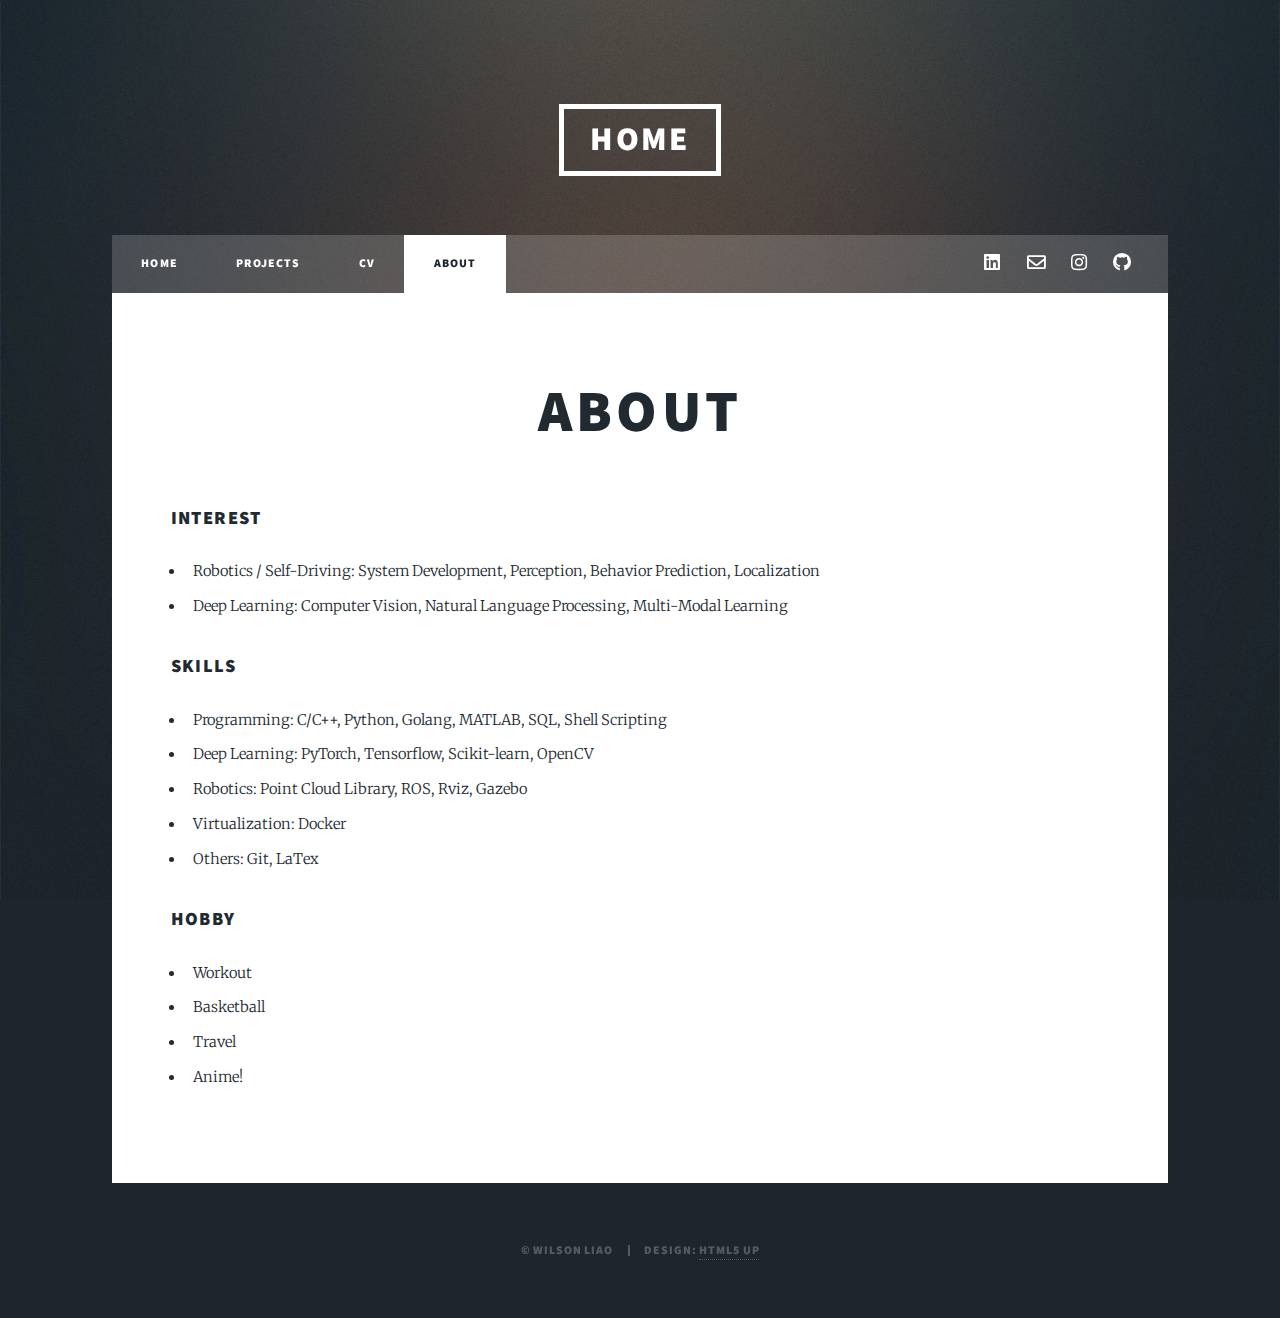
<file: about.html>
<!DOCTYPE HTML>
<!--
	Massively by HTML5 UP
	html5up.net | @ajlkn
	Free for personal and commercial use under the CCA 3.0 license (html5up.net/license)
-->
<html>
	<head>
		<title>Wilson's page - About</title>
		<!-- <link rel = "icon" href = "assets/images/ucsd.png"
        type = "image/x-icon"> -->
		<meta charset="utf-8" />
		<meta name="viewport" content="width=device-width, initial-scale=1, user-scalable=no" />
		<link rel="stylesheet" href="assets/css/main.css" />
		<noscript><link rel="stylesheet" href="assets/css/noscript.css" /></noscript>
	</head>
	<body class="is-preload">

		<!-- Wrapper -->
			<div id="wrapper" class="fade-in">

				

				<!-- Header -->
					<header id="header">
						<a href="index.html" class="logo">Home</a>
					</header>


				<!-- Nav -->
					<nav id="nav">
						
						<ul class="links">
							<li><a href="index.html">Home</a></li>
							<!-- <li><a href="generic.html">Generic Page</a></li> -->
							<!-- <li><a href="elements.html">Elements Reference</a></li> -->
							<li><a href="projects.html">Projects</a></li>
							<li><a href="assets/pdfs/Resume_Wilson.pdf">CV</a></li>
							<li class="active"><a href="about.html">About</a></li>
						</ul>
						
						<ul class="icons">
							<!-- <span>Contact</span> -->
							<!-- <li><a href="#" class="icon brands fa-twitter"><span class="label">Twitter</span></a></li> -->
							<!-- <li><a href="#" class="icon brands fa-facebook-f"><span class="label">Facebook</span></a></li> -->
							<li><a href="https://www.linkedin.com/in/weilinliao/" class="icon brands fa-linkedin"><span class="label">Linkedin</span></a></li>
							<li><a href="mailto:willson310116@gmail.com" class="icon fa fa-envelope"><span class="label"></span></a></li>
							<li><a href="https://www.instagram.com/way_0915/" class="icon brands fa-instagram"><span class="label">Instagram</span></a></li>
							<li><a href="https://github.com/willson310116" class="icon brands fa-github"><span class="label">GitHub</span></a></li>
							<!-- <li><a href="assets/pdfs/Resume_Wilson.pdf" class="icon fa-solid fa-file"><span class="label">GitHub</span></a></li> -->
						</ul>
					</nav>

				<!-- Main -->
					<div id="main">

						<section class="post">
							<header class="major">
								<h1>About<br /></h1>
							</header>
								<!-- </span>Hi, I am Wilson, currently a Electrical and Computer Engineering master's student with a focus in robotics at the <a href="https://ucsd.edu/">University of California, San Diego (UCSD)</a>.
								I've taken courses like sensing and estimation, motion planning, visual learning at UCSD, where I learned particle fileter/visual-inertial SLAM, Model-free prediction/control, Computer vision, etc.
								</p>
								<p>Currently, I work as a software intern at <a href="https://www.futurewei.com/">Futurewei</a>, where I work on body tracking module for ARVR platform.
								In my previous internship at <a href="https://www.farobottech.com/">FARobot</a>, I was responsible for developing a LiDAR-based detection system for autonomous mobile robots.
								I also have research experience in deep learning (Computer Vision & Natural Language Processing & Multi-modal Learning) during my full-time/internship at <a href="https://ckip.iis.sinica.edu.tw/">CKIP Lab, Academia Sinica</a>.
								Prior to my Master's, I completed my Bachelors in Mechanical Engineering at <a href="https://www.ntu.edu.tw/english/">National Taiwan University</a>, where I've done projects like autonomous mobile robot for disinfection, autonomous propeller-powered vehicle, image semantic segmentation etc...
								</p>

								<hr /> -->
								
							<!-- Lists -->
							<!-- <h2>Lists</h2> -->
							<div class="row">
								<div class="col">

									<h3>Interest</h3>
									<ul>
										<li>Robotics / Self-Driving: System Development, Perception, Behavior Prediction, Localization</li>
										<li>Deep Learning: Computer Vision, Natural Language Processing, Multi-Modal Learning</li>
									</ul>

									<h3>Skills</h3>
									<ul class="alt">
										<li>Programming: C/C++, Python, Golang, MATLAB, SQL, Shell Scripting</li>
										<li>Deep Learning: PyTorch, Tensorflow, Scikit-learn, OpenCV</li>
										<li>Robotics: Point Cloud Library, ROS, Rviz, Gazebo</li>
										<li>Virtualization: Docker</li>
										<li>Others: Git, LaTex</li>
									</ul>

									<h3>Hobby</h3>
									<ul>
										<li>Workout</li>
										<li>Basketball</li>
										<li>Travel</li>
										<li>Anime!</li>
									</ul>

									<!-- <h3>Icons</h3>
									<ul class="icons">
										<li><a href="#" class="icon brands fa-twitter"><span class="label">Twitter</span></a></li>
										<li><a href="#" class="icon brands fa-facebook-f"><span class="label">Facebook</span></a></li>
										<li><a href="#" class="icon brands fa-instagram"><span class="label">Instagram</span></a></li>
										<li><a href="#" class="icon brands fa-github"><span class="label">Github</span></a></li>
										<li><a href="#" class="icon brands fa-dribbble"><span class="label">Dribbble</span></a></li>
									</ul>
									<ul class="icons alt">
										<li><a href="#" class="icon brands alt fa-twitter"><span class="label">Twitter</span></a></li>
										<li><a href="#" class="icon brands alt fa-facebook-f"><span class="label">Facebook</span></a></li>
										<li><a href="#" class="icon brands alt fa-instagram"><span class="label">Instagram</span></a></li>
										<li><a href="#" class="icon brands alt fa-github"><span class="label">Github</span></a></li>
										<li><a href="#" class="icon brands alt fa-dribbble"><span class="label">Dribbble</span></a></li>
									</ul> -->

								</div>
							</div>
										
					</div>

					
				
				
				<!-- Copyright -->
					<div id="copyright">
						<ul><li>&copy; Wilson Liao</li><li>Design: <a href="https://html5up.net">HTML5 UP</a></li></ul>
					</div>

			</div>

		<!-- Scripts -->
			<script src="assets/js/jquery.min.js"></script>
			<script src="assets/js/jquery.scrollex.min.js"></script>
			<script src="assets/js/jquery.scrolly.min.js"></script>
			<script src="assets/js/browser.min.js"></script>
			<script src="assets/js/breakpoints.min.js"></script>
			<script src="assets/js/util.js"></script>
			<script src="assets/js/main.js"></script>

	</body>
</html>
</file>
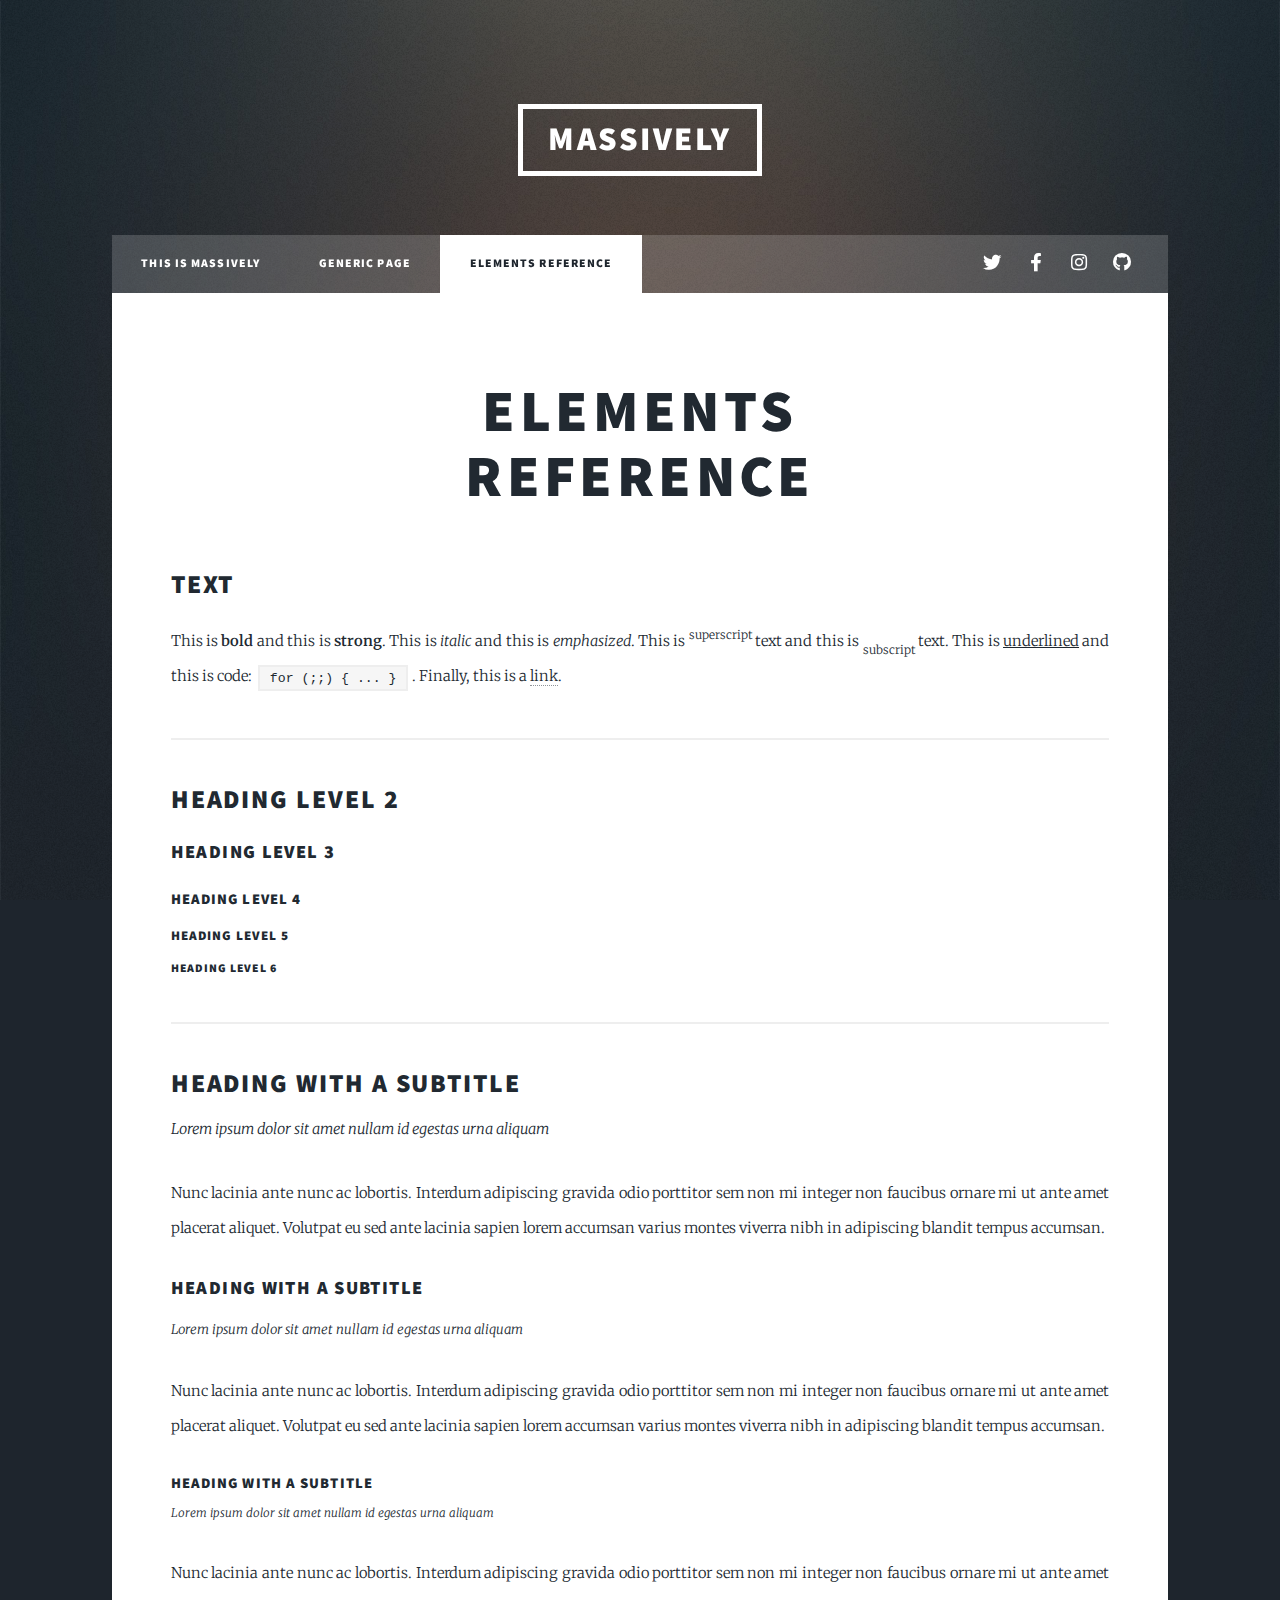
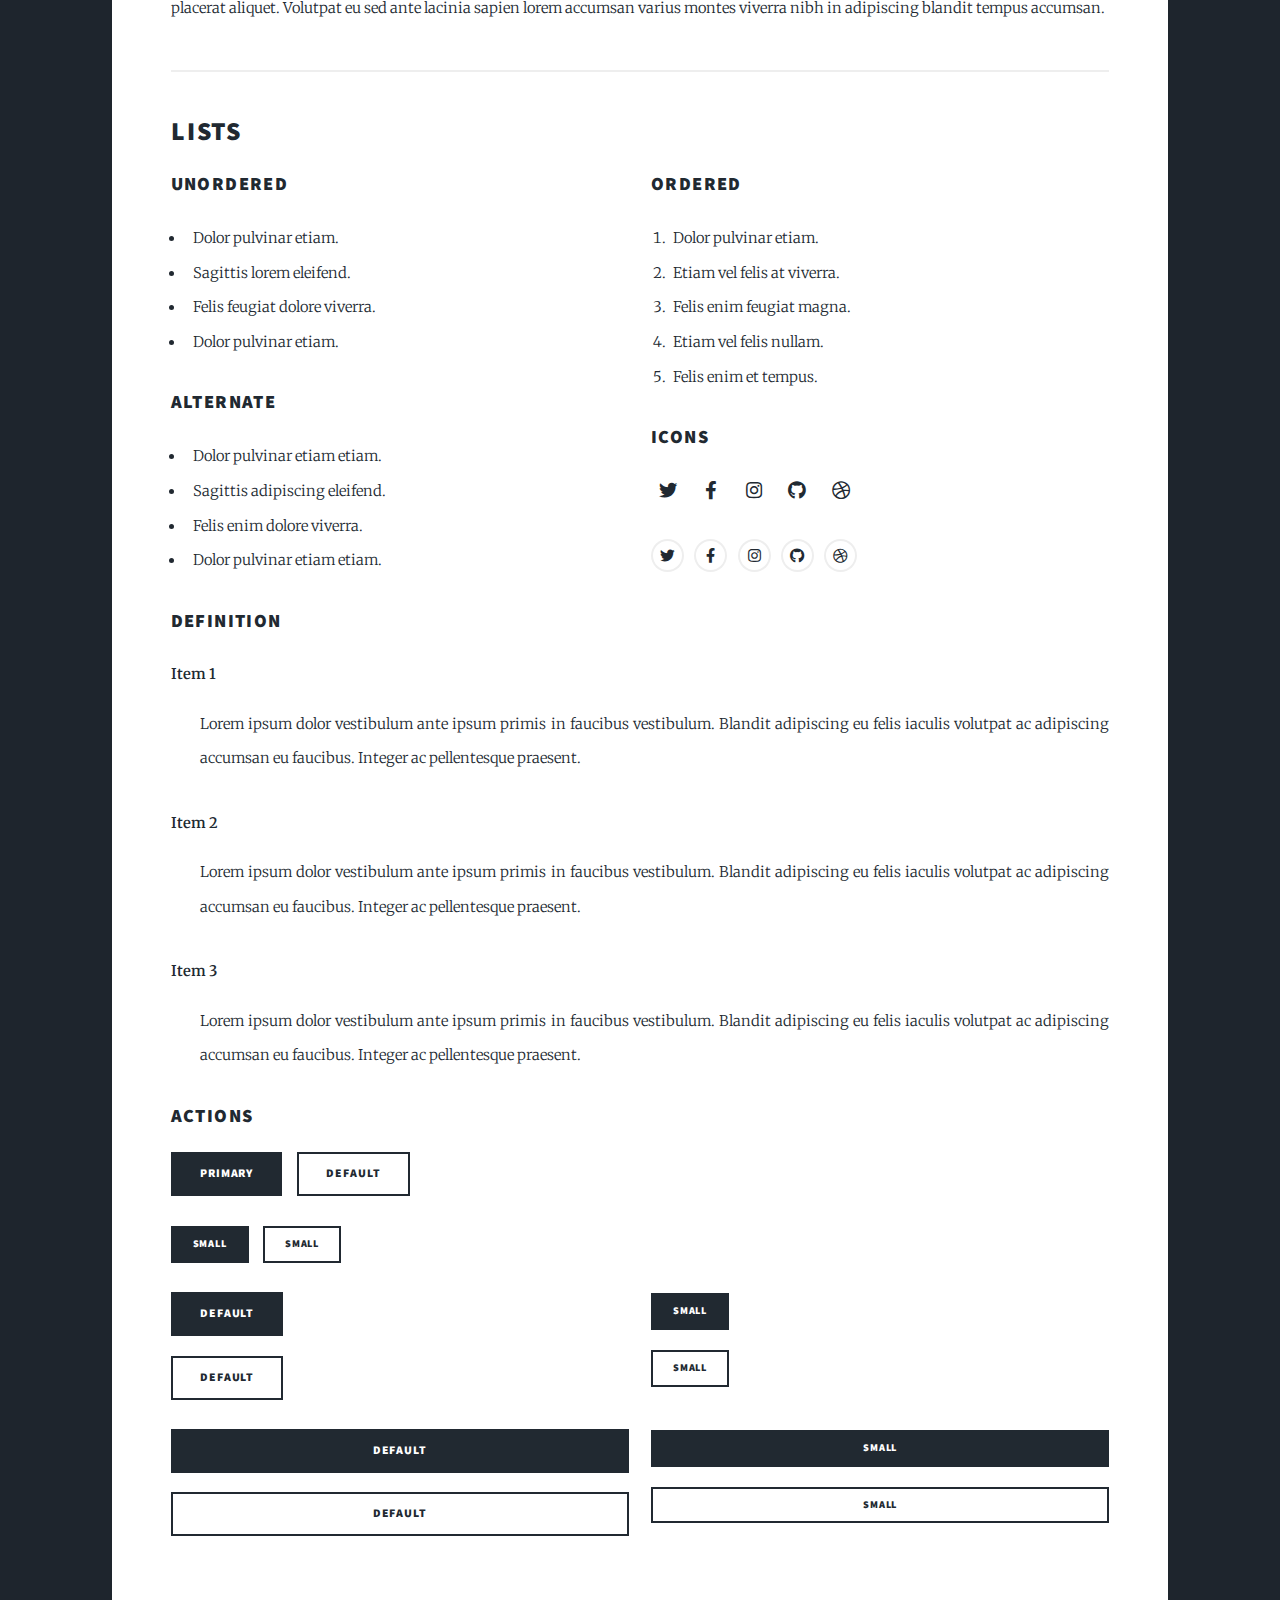
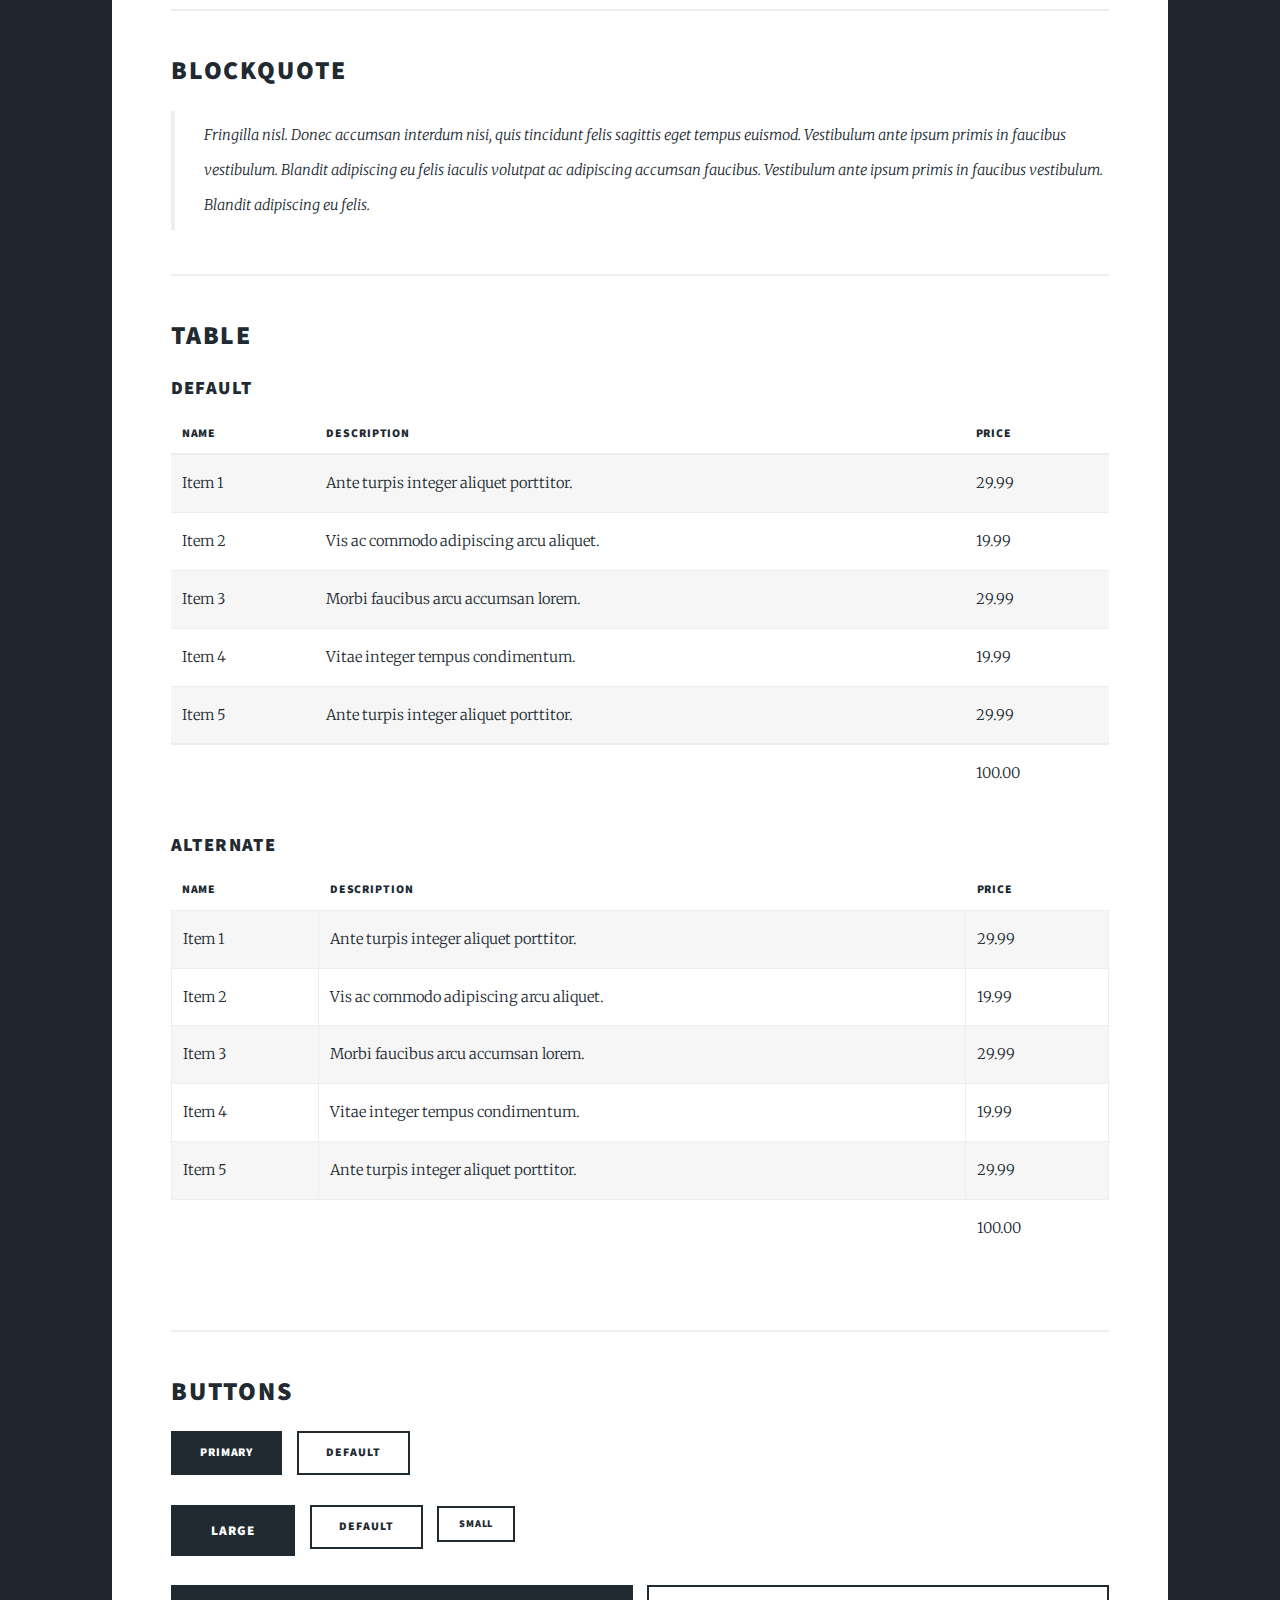
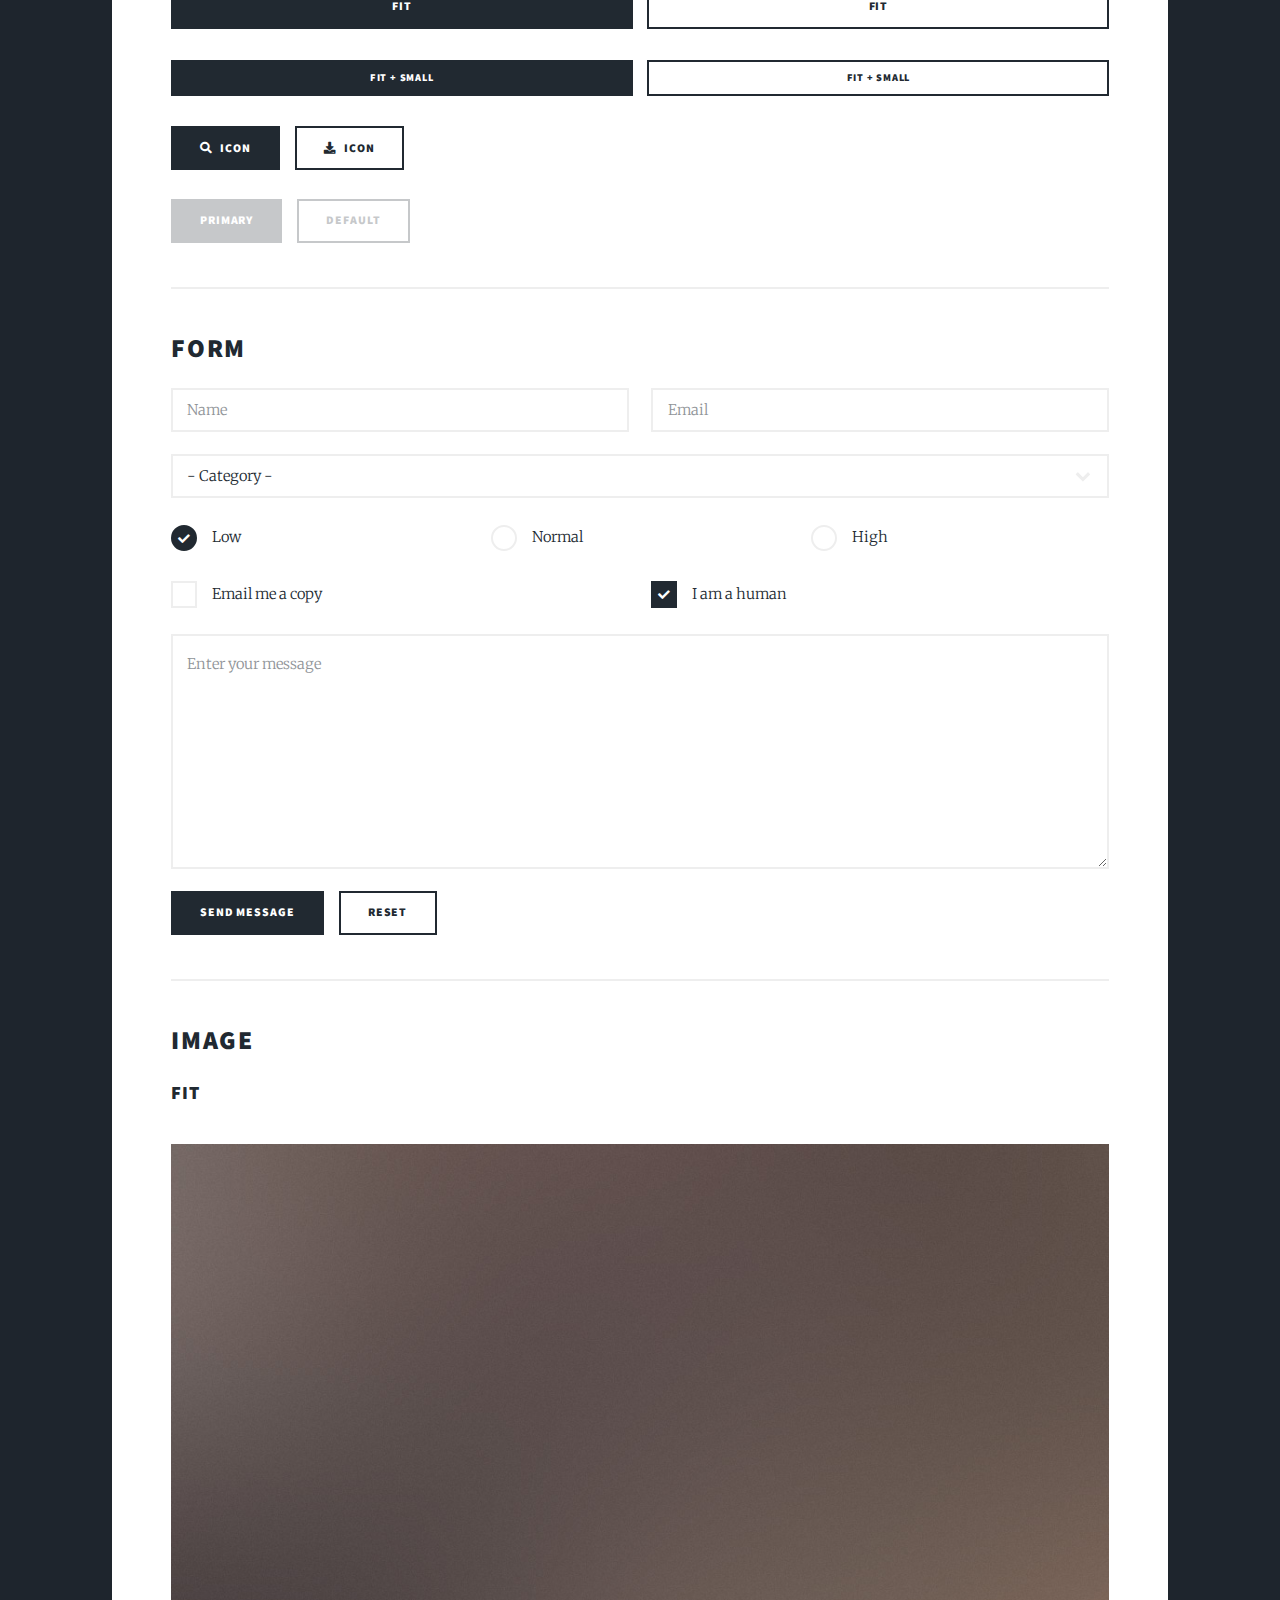
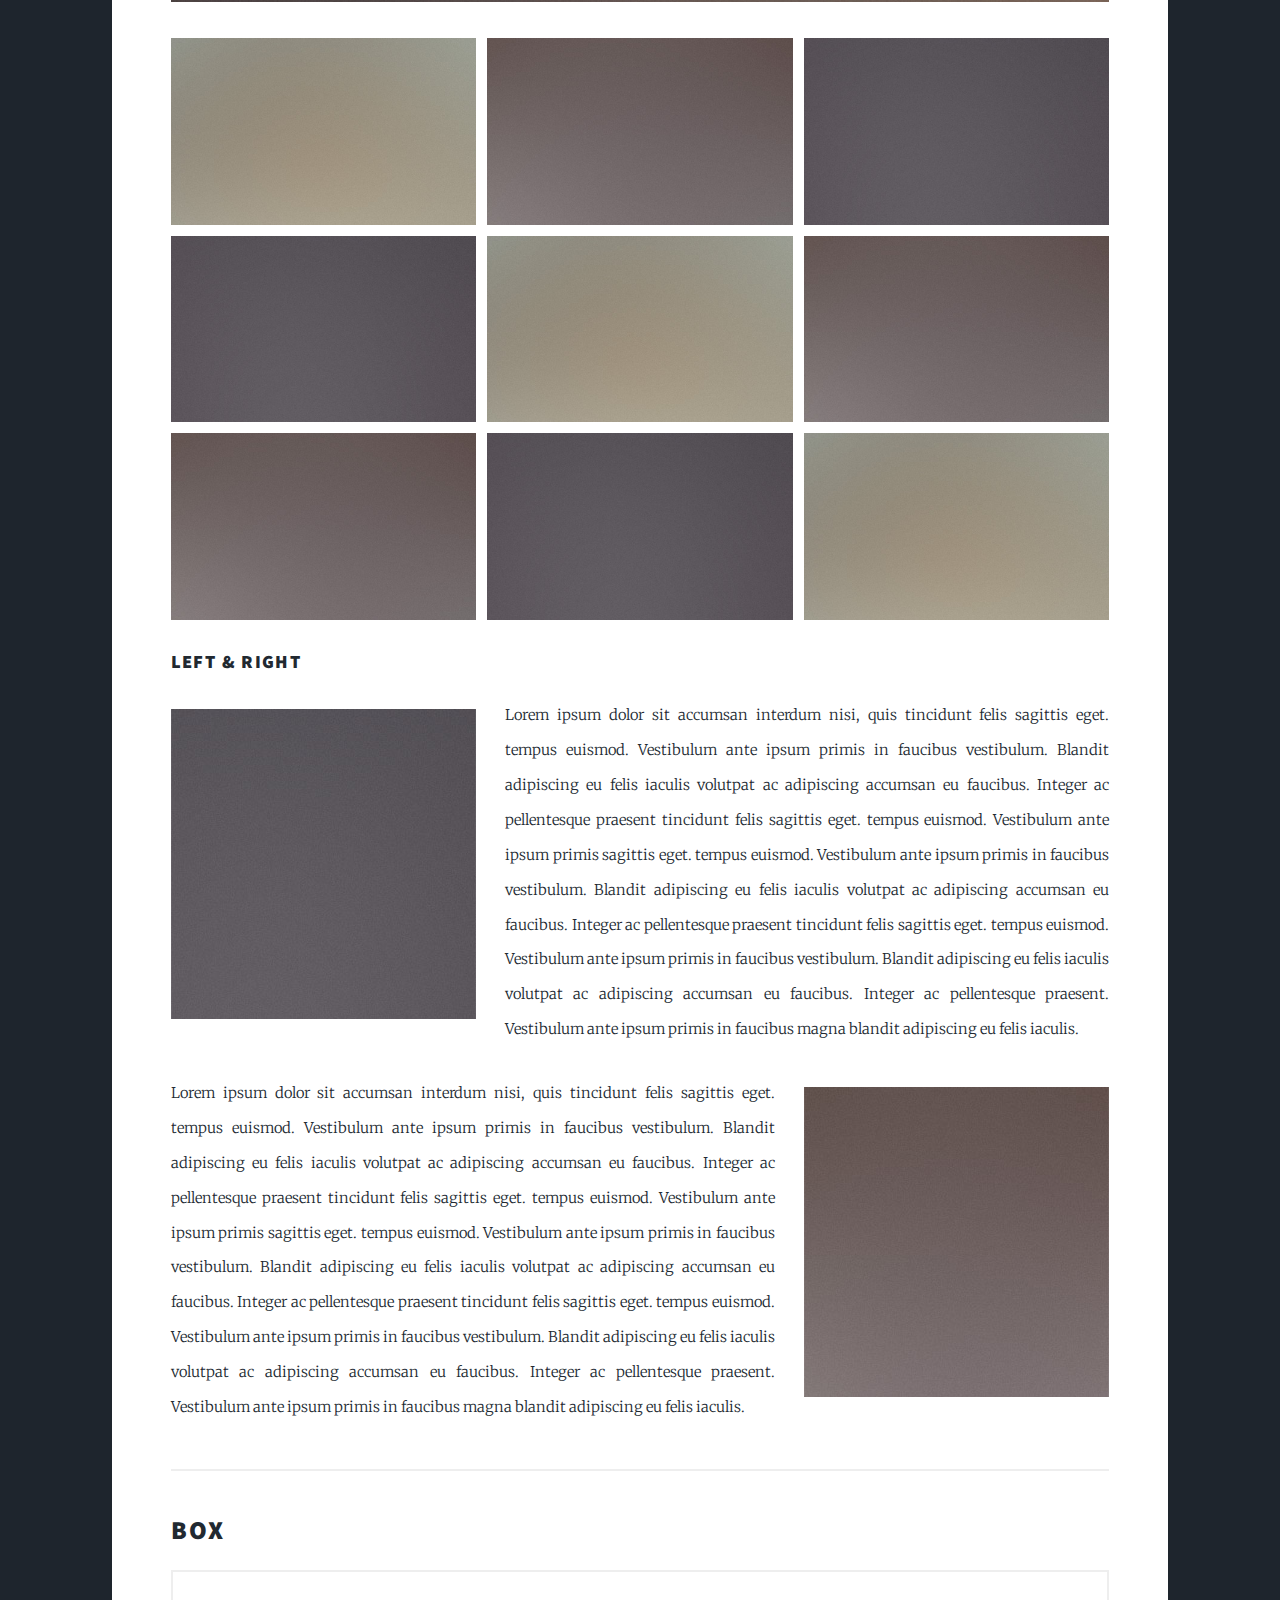
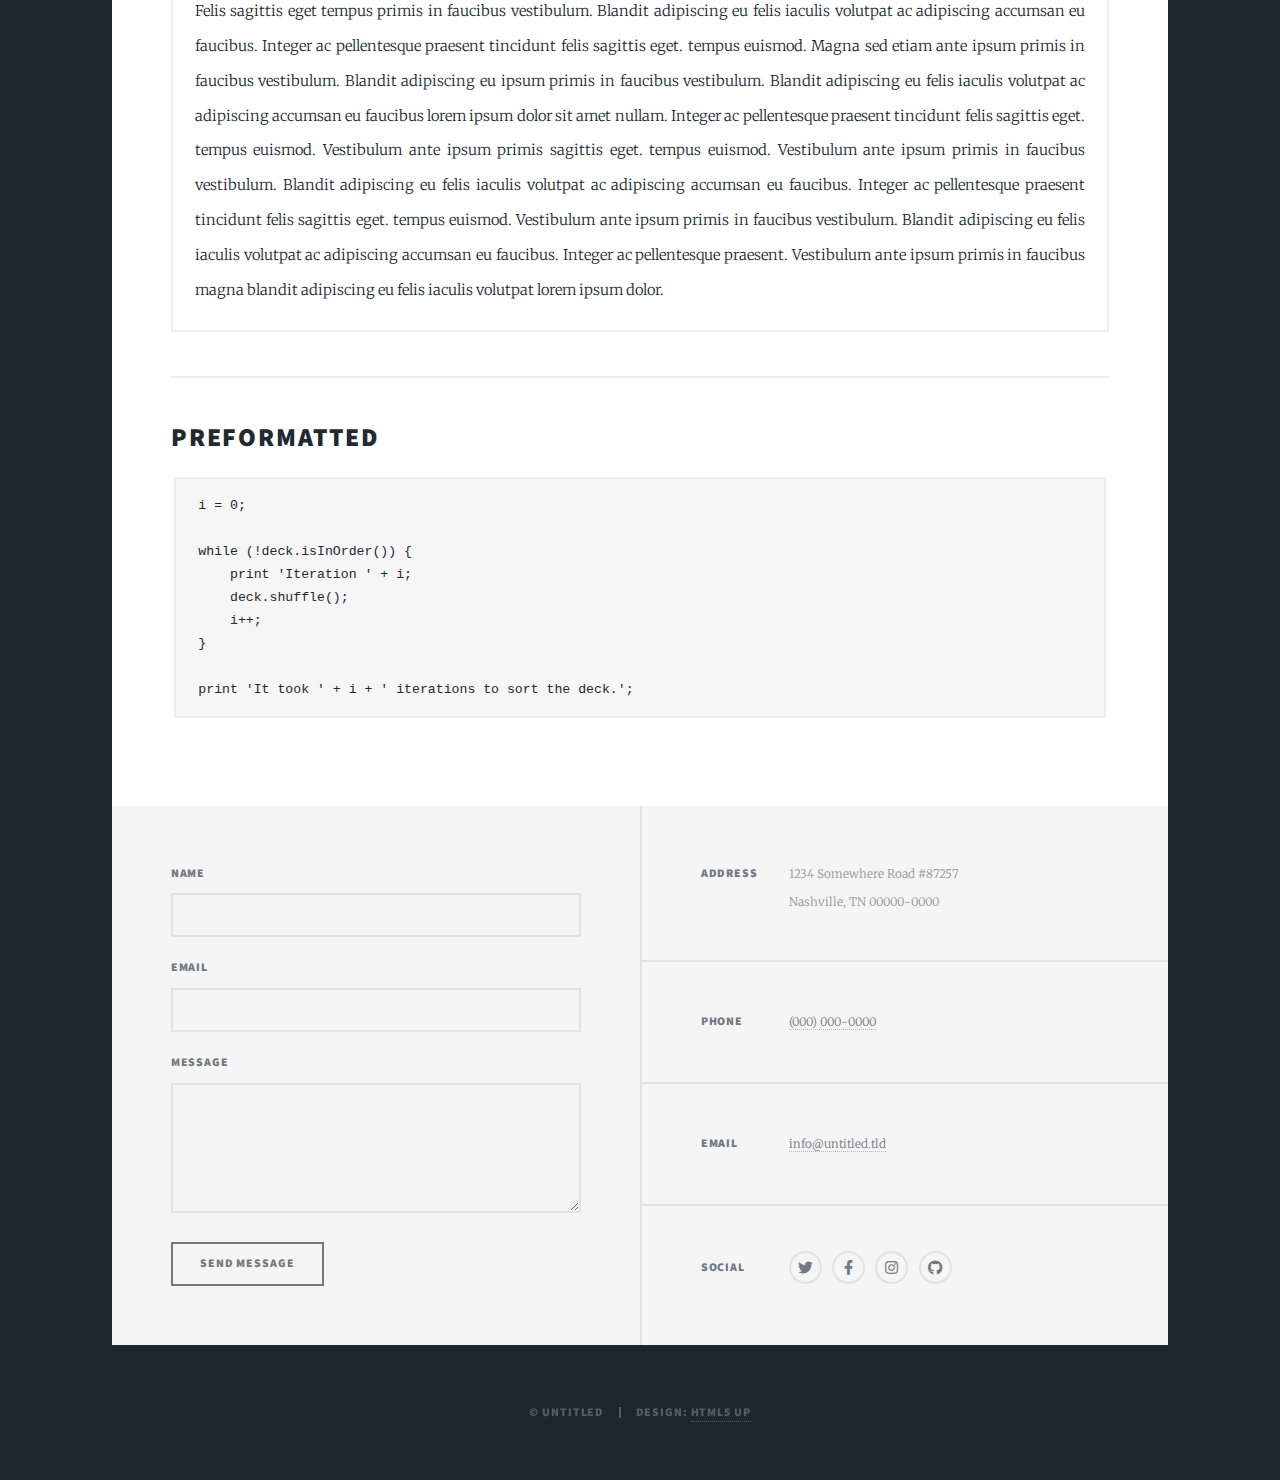
<file: elements.html>
<!DOCTYPE HTML>
<!--
	Massively by HTML5 UP
	html5up.net | @ajlkn
	Free for personal and commercial use under the CCA 3.0 license (html5up.net/license)
-->
<html>
	<head>
		<title>Elements Reference - Massively by HTML5 UP</title>
		<meta charset="utf-8" />
		<meta name="viewport" content="width=device-width, initial-scale=1, user-scalable=no" />
		<link rel="stylesheet" href="assets/css/main.css" />
		<noscript><link rel="stylesheet" href="assets/css/noscript.css" /></noscript>
	</head>
	<body class="is-preload">

		<!-- Wrapper -->
			<div id="wrapper">

				<!-- Header -->
					<header id="header">
						<a href="index.html" class="logo">Massively</a>
					</header>

				<!-- Nav -->
					<nav id="nav">
						<ul class="links">
							<li><a href="index.html">This is Massively</a></li>
							<li><a href="generic.html">Generic Page</a></li>
							<li class="active"><a href="elements.html">Elements Reference</a></li>
						</ul>
						<ul class="icons">
							<li><a href="#" class="icon brands fa-twitter"><span class="label">Twitter</span></a></li>
							<li><a href="#" class="icon brands fa-facebook-f"><span class="label">Facebook</span></a></li>
							<li><a href="#" class="icon brands fa-instagram"><span class="label">Instagram</span></a></li>
							<li><a href="#" class="icon brands fa-github"><span class="label">GitHub</span></a></li>
						</ul>
					</nav>

				<!-- Main -->
					<div id="main">

						<!-- Post -->
							<section class="post">
								<header class="major">
									<h1>Elements<br />
									Reference</h1>
								</header>

								<!-- Text stuff -->
									<h2>Text</h2>
									<p>This is <b>bold</b> and this is <strong>strong</strong>. This is <i>italic</i> and this is <em>emphasized</em>.
									This is <sup>superscript</sup> text and this is <sub>subscript</sub> text.
									This is <u>underlined</u> and this is code: <code>for (;;) { ... }</code>.
									Finally, this is a <a href="#">link</a>.</p>
									<hr />
									<h2>Heading Level 2</h2>
									<h3>Heading Level 3</h3>
									<h4>Heading Level 4</h4>
									<h5>Heading Level 5</h5>
									<h6>Heading Level 6</h6>
									<hr />
									<header>
										<h2>Heading with a Subtitle</h2>
										<p>Lorem ipsum dolor sit amet nullam id egestas urna aliquam</p>
									</header>
									<p>Nunc lacinia ante nunc ac lobortis. Interdum adipiscing gravida odio porttitor sem non mi integer non faucibus ornare mi ut ante amet placerat aliquet. Volutpat eu sed ante lacinia sapien lorem accumsan varius montes viverra nibh in adipiscing blandit tempus accumsan.</p>
									<header>
										<h3>Heading with a Subtitle</h3>
										<p>Lorem ipsum dolor sit amet nullam id egestas urna aliquam</p>
									</header>
									<p>Nunc lacinia ante nunc ac lobortis. Interdum adipiscing gravida odio porttitor sem non mi integer non faucibus ornare mi ut ante amet placerat aliquet. Volutpat eu sed ante lacinia sapien lorem accumsan varius montes viverra nibh in adipiscing blandit tempus accumsan.</p>
									<header>
										<h4>Heading with a Subtitle</h4>
										<p>Lorem ipsum dolor sit amet nullam id egestas urna aliquam</p>
									</header>
									<p>Nunc lacinia ante nunc ac lobortis. Interdum adipiscing gravida odio porttitor sem non mi integer non faucibus ornare mi ut ante amet placerat aliquet. Volutpat eu sed ante lacinia sapien lorem accumsan varius montes viverra nibh in adipiscing blandit tempus accumsan.</p>

									<hr />

								<!-- Lists -->
									<h2>Lists</h2>
									<div class="row">
										<div class="col-6 col-12-small">

											<h3>Unordered</h3>
											<ul>
												<li>Dolor pulvinar etiam.</li>
												<li>Sagittis lorem eleifend.</li>
												<li>Felis feugiat dolore viverra.</li>
												<li>Dolor pulvinar etiam.</li>
											</ul>

											<h3>Alternate</h3>
											<ul class="alt">
												<li>Dolor pulvinar etiam etiam.</li>
												<li>Sagittis adipiscing eleifend.</li>
												<li>Felis enim dolore viverra.</li>
												<li>Dolor pulvinar etiam etiam.</li>
											</ul>

										</div>
										<div class="col-6 col-12-small">

											<h3>Ordered</h3>
											<ol>
												<li>Dolor pulvinar etiam.</li>
												<li>Etiam vel felis at viverra.</li>
												<li>Felis enim feugiat magna.</li>
												<li>Etiam vel felis nullam.</li>
												<li>Felis enim et tempus.</li>
											</ol>

											<h3>Icons</h3>
											<ul class="icons">
												<li><a href="#" class="icon brands fa-twitter"><span class="label">Twitter</span></a></li>
												<li><a href="#" class="icon brands fa-facebook-f"><span class="label">Facebook</span></a></li>
												<li><a href="#" class="icon brands fa-instagram"><span class="label">Instagram</span></a></li>
												<li><a href="#" class="icon brands fa-github"><span class="label">Github</span></a></li>
												<li><a href="#" class="icon brands fa-dribbble"><span class="label">Dribbble</span></a></li>
											</ul>
											<ul class="icons alt">
												<li><a href="#" class="icon brands alt fa-twitter"><span class="label">Twitter</span></a></li>
												<li><a href="#" class="icon brands alt fa-facebook-f"><span class="label">Facebook</span></a></li>
												<li><a href="#" class="icon brands alt fa-instagram"><span class="label">Instagram</span></a></li>
												<li><a href="#" class="icon brands alt fa-github"><span class="label">Github</span></a></li>
												<li><a href="#" class="icon brands alt fa-dribbble"><span class="label">Dribbble</span></a></li>
											</ul>

										</div>
									</div>
									<h3>Definition</h3>
									<dl>
										<dt>Item 1</dt>
										<dd>
											<p>Lorem ipsum dolor vestibulum ante ipsum primis in faucibus vestibulum. Blandit adipiscing eu felis iaculis volutpat ac adipiscing accumsan eu faucibus. Integer ac pellentesque praesent.</p>
										</dd>
										<dt>Item 2</dt>
										<dd>
											<p>Lorem ipsum dolor vestibulum ante ipsum primis in faucibus vestibulum. Blandit adipiscing eu felis iaculis volutpat ac adipiscing accumsan eu faucibus. Integer ac pellentesque praesent.</p>
										</dd>
										<dt>Item 3</dt>
										<dd>
											<p>Lorem ipsum dolor vestibulum ante ipsum primis in faucibus vestibulum. Blandit adipiscing eu felis iaculis volutpat ac adipiscing accumsan eu faucibus. Integer ac pellentesque praesent.</p>
										</dd>
									</dl>

									<h3>Actions</h3>
									<ul class="actions">
										<li><a href="#" class="button primary">Primary</a></li>
										<li><a href="#" class="button">Default</a></li>
									</ul>
									<ul class="actions small">
										<li><a href="#" class="button primary small">Small</a></li>
										<li><a href="#" class="button small">Small</a></li>
									</ul>
									<div class="row">
										<div class="col-6 col-12-small">
											<ul class="actions stacked">
												<li><a href="#" class="button primary">Default</a></li>
												<li><a href="#" class="button">Default</a></li>
											</ul>
										</div>
										<div class="col-6 col-12-small">
											<ul class="actions stacked">
												<li><a href="#" class="button primary small">Small</a></li>
												<li><a href="#" class="button small">Small</a></li>
											</ul>
										</div>
									</div>
									<div class="row">
										<div class="col-6 col-12-small">
											<ul class="actions stacked">
												<li><a href="#" class="button primary fit">Default</a></li>
												<li><a href="#" class="button fit">Default</a></li>
											</ul>
										</div>
										<div class="col-6 col-12-small">
											<ul class="actions stacked">
												<li><a href="#" class="button primary small fit">Small</a></li>
												<li><a href="#" class="button small fit">Small</a></li>
											</ul>
										</div>
									</div>

									<hr />

								<!-- Blockquote -->
									<h2>Blockquote</h2>
									<blockquote>Fringilla nisl. Donec accumsan interdum nisi, quis tincidunt felis sagittis eget tempus euismod. Vestibulum ante ipsum primis in faucibus vestibulum. Blandit adipiscing eu felis iaculis volutpat ac adipiscing accumsan faucibus. Vestibulum ante ipsum primis in faucibus vestibulum. Blandit adipiscing eu felis.</blockquote>

									<hr />

								<!-- Table -->
									<h2>Table</h2>

									<h3>Default</h3>
									<div class="table-wrapper">
										<table>
											<thead>
												<tr>
													<th>Name</th>
													<th>Description</th>
													<th>Price</th>
												</tr>
											</thead>
											<tbody>
												<tr>
													<td>Item 1</td>
													<td>Ante turpis integer aliquet porttitor.</td>
													<td>29.99</td>
												</tr>
												<tr>
													<td>Item 2</td>
													<td>Vis ac commodo adipiscing arcu aliquet.</td>
													<td>19.99</td>
												</tr>
												<tr>
													<td>Item 3</td>
													<td> Morbi faucibus arcu accumsan lorem.</td>
													<td>29.99</td>
												</tr>
												<tr>
													<td>Item 4</td>
													<td>Vitae integer tempus condimentum.</td>
													<td>19.99</td>
												</tr>
												<tr>
													<td>Item 5</td>
													<td>Ante turpis integer aliquet porttitor.</td>
													<td>29.99</td>
												</tr>
											</tbody>
											<tfoot>
												<tr>
													<td colspan="2"></td>
													<td>100.00</td>
												</tr>
											</tfoot>
										</table>
									</div>

									<h3>Alternate</h3>
									<div class="table-wrapper">
										<table class="alt">
											<thead>
												<tr>
													<th>Name</th>
													<th>Description</th>
													<th>Price</th>
												</tr>
											</thead>
											<tbody>
												<tr>
													<td>Item 1</td>
													<td>Ante turpis integer aliquet porttitor.</td>
													<td>29.99</td>
												</tr>
												<tr>
													<td>Item 2</td>
													<td>Vis ac commodo adipiscing arcu aliquet.</td>
													<td>19.99</td>
												</tr>
												<tr>
													<td>Item 3</td>
													<td> Morbi faucibus arcu accumsan lorem.</td>
													<td>29.99</td>
												</tr>
												<tr>
													<td>Item 4</td>
													<td>Vitae integer tempus condimentum.</td>
													<td>19.99</td>
												</tr>
												<tr>
													<td>Item 5</td>
													<td>Ante turpis integer aliquet porttitor.</td>
													<td>29.99</td>
												</tr>
											</tbody>
											<tfoot>
												<tr>
													<td colspan="2"></td>
													<td>100.00</td>
												</tr>
											</tfoot>
										</table>
									</div>

									<hr />

								<!-- Buttons -->
									<h2>Buttons</h2>
									<ul class="actions">
										<li><a href="#" class="button primary">Primary</a></li>
										<li><a href="#" class="button">Default</a></li>
									</ul>
									<ul class="actions">
										<li><a href="#" class="button primary large">Large</a></li>
										<li><a href="#" class="button">Default</a></li>
										<li><a href="#" class="button small">Small</a></li>
									</ul>
									<ul class="actions fit">
										<li><a href="#" class="button primary fit">Fit</a></li>
										<li><a href="#" class="button fit">Fit</a></li>
									</ul>
									<ul class="actions fit small">
										<li><a href="#" class="button primary fit small">Fit + Small</a></li>
										<li><a href="#" class="button fit small">Fit + Small</a></li>
									</ul>
									<ul class="actions">
										<li><a href="#" class="button primary icon solid fa-search">Icon</a></li>
										<li><a href="#" class="button icon solid fa-download">Icon</a></li>
									</ul>
									<ul class="actions">
										<li><span class="button primary disabled">Primary</span></li>
										<li><span class="button disabled">Default</span></li>
									</ul>

									<hr />

								<!-- Form -->
									<h2>Form</h2>

									<form method="post" action="#">
										<div class="row gtr-uniform">
											<div class="col-6 col-12-xsmall">
												<input type="text" name="demo-name" id="demo-name" value="" placeholder="Name" />
											</div>
											<div class="col-6 col-12-xsmall">
												<input type="email" name="demo-email" id="demo-email" value="" placeholder="Email" />
											</div>
											<!-- Break -->
											<div class="col-12">
												<select name="demo-category" id="demo-category">
													<option value="">- Category -</option>
													<option value="1">Manufacturing</option>
													<option value="1">Shipping</option>
													<option value="1">Administration</option>
													<option value="1">Human Resources</option>
												</select>
											</div>
											<!-- Break -->
											<div class="col-4 col-12-small">
												<input type="radio" id="demo-priority-low" name="demo-priority" checked>
												<label for="demo-priority-low">Low</label>
											</div>
											<div class="col-4 col-12-small">
												<input type="radio" id="demo-priority-normal" name="demo-priority">
												<label for="demo-priority-normal">Normal</label>
											</div>
											<div class="col-4 col-12-small">
												<input type="radio" id="demo-priority-high" name="demo-priority">
												<label for="demo-priority-high">High</label>
											</div>
											<!-- Break -->
											<div class="col-6 col-12-small">
												<input type="checkbox" id="demo-copy" name="demo-copy">
												<label for="demo-copy">Email me a copy</label>
											</div>
											<div class="col-6 col-12-small">
												<input type="checkbox" id="demo-human" name="demo-human" checked>
												<label for="demo-human">I am a human</label>
											</div>
											<!-- Break -->
											<div class="col-12">
												<textarea name="demo-message" id="demo-message" placeholder="Enter your message" rows="6"></textarea>
											</div>
											<!-- Break -->
											<div class="col-12">
												<ul class="actions">
													<li><input type="submit" value="Send Message" class="primary" /></li>
													<li><input type="reset" value="Reset" /></li>
												</ul>
											</div>
										</div>
									</form>

									<hr />

								<!-- Image -->
									<h2>Image</h2>

									<h3>Fit</h3>
									<span class="image fit"><img src="images/pic01.jpg" alt="" /></span>
									<div class="box alt">
										<div class="row gtr-50 gtr-uniform">
											<div class="col-4"><span class="image fit"><img src="images/pic02.jpg" alt="" /></span></div>
											<div class="col-4"><span class="image fit"><img src="images/pic03.jpg" alt="" /></span></div>
											<div class="col-4"><span class="image fit"><img src="images/pic04.jpg" alt="" /></span></div>
											<!-- Break -->
											<div class="col-4"><span class="image fit"><img src="images/pic04.jpg" alt="" /></span></div>
											<div class="col-4"><span class="image fit"><img src="images/pic02.jpg" alt="" /></span></div>
											<div class="col-4"><span class="image fit"><img src="images/pic03.jpg" alt="" /></span></div>
											<!-- Break -->
											<div class="col-4"><span class="image fit"><img src="images/pic03.jpg" alt="" /></span></div>
											<div class="col-4"><span class="image fit"><img src="images/pic04.jpg" alt="" /></span></div>
											<div class="col-4"><span class="image fit"><img src="images/pic02.jpg" alt="" /></span></div>
										</div>
									</div>

									<h3>Left &amp; Right</h3>
									<p><span class="image left"><img src="images/pic08.jpg" alt="" /></span>Lorem ipsum dolor sit accumsan interdum nisi, quis tincidunt felis sagittis eget. tempus euismod. Vestibulum ante ipsum primis in faucibus vestibulum. Blandit adipiscing eu felis iaculis volutpat ac adipiscing accumsan eu faucibus. Integer ac pellentesque praesent tincidunt felis sagittis eget. tempus euismod. Vestibulum ante ipsum primis sagittis eget. tempus euismod. Vestibulum ante ipsum primis in faucibus vestibulum. Blandit adipiscing eu felis iaculis volutpat ac adipiscing accumsan eu faucibus. Integer ac pellentesque praesent tincidunt felis sagittis eget. tempus euismod. Vestibulum ante ipsum primis in faucibus vestibulum. Blandit adipiscing eu felis iaculis volutpat ac adipiscing accumsan eu faucibus. Integer ac pellentesque praesent. Vestibulum ante ipsum primis in faucibus magna blandit adipiscing eu felis iaculis.</p>
									<p><span class="image right"><img src="images/pic09.jpg" alt="" /></span>Lorem ipsum dolor sit accumsan interdum nisi, quis tincidunt felis sagittis eget. tempus euismod. Vestibulum ante ipsum primis in faucibus vestibulum. Blandit adipiscing eu felis iaculis volutpat ac adipiscing accumsan eu faucibus. Integer ac pellentesque praesent tincidunt felis sagittis eget. tempus euismod. Vestibulum ante ipsum primis sagittis eget. tempus euismod. Vestibulum ante ipsum primis in faucibus vestibulum. Blandit adipiscing eu felis iaculis volutpat ac adipiscing accumsan eu faucibus. Integer ac pellentesque praesent tincidunt felis sagittis eget. tempus euismod. Vestibulum ante ipsum primis in faucibus vestibulum. Blandit adipiscing eu felis iaculis volutpat ac adipiscing accumsan eu faucibus. Integer ac pellentesque praesent. Vestibulum ante ipsum primis in faucibus magna blandit adipiscing eu felis iaculis.</p>

									<hr />

								<!-- Box -->
									<h2>Box</h2>
									<div class="box">
										<p>Felis sagittis eget tempus primis in faucibus vestibulum. Blandit adipiscing eu felis iaculis volutpat ac adipiscing accumsan eu faucibus. Integer ac pellentesque praesent tincidunt felis sagittis eget. tempus euismod. Magna sed etiam ante ipsum primis in faucibus vestibulum. Blandit adipiscing eu ipsum primis in faucibus vestibulum. Blandit adipiscing eu felis iaculis volutpat ac adipiscing accumsan eu faucibus lorem ipsum dolor sit amet nullam. Integer ac pellentesque praesent tincidunt felis sagittis eget. tempus euismod. Vestibulum ante ipsum primis sagittis eget. tempus euismod. Vestibulum ante ipsum primis in faucibus vestibulum. Blandit adipiscing eu felis iaculis volutpat ac adipiscing accumsan eu faucibus. Integer ac pellentesque praesent tincidunt felis sagittis eget. tempus euismod. Vestibulum ante ipsum primis in faucibus vestibulum. Blandit adipiscing eu felis iaculis volutpat ac adipiscing accumsan eu faucibus. Integer ac pellentesque praesent. Vestibulum ante ipsum primis in faucibus magna blandit adipiscing eu felis iaculis volutpat lorem ipsum dolor.</p>
									</div>

									<hr />

								<!-- Preformatted Code -->
									<h2>Preformatted</h2>
									<pre><code>i = 0;

while (!deck.isInOrder()) {
    print 'Iteration ' + i;
    deck.shuffle();
    i++;
}

print 'It took ' + i + ' iterations to sort the deck.';
</code></pre>

							</section>

					</div>

				<!-- Footer -->
					<footer id="footer">
						<section>
							<form method="post" action="#">
								<div class="fields">
									<div class="field">
										<label for="name">Name</label>
										<input type="text" name="name" id="name" />
									</div>
									<div class="field">
										<label for="email">Email</label>
										<input type="text" name="email" id="email" />
									</div>
									<div class="field">
										<label for="message">Message</label>
										<textarea name="message" id="message" rows="3"></textarea>
									</div>
								</div>
								<ul class="actions">
									<li><input type="submit" value="Send Message" /></li>
								</ul>
							</form>
						</section>
						<section class="split contact">
							<section class="alt">
								<h3>Address</h3>
								<p>1234 Somewhere Road #87257<br />
								Nashville, TN 00000-0000</p>
							</section>
							<section>
								<h3>Phone</h3>
								<p><a href="#">(000) 000-0000</a></p>
							</section>
							<section>
								<h3>Email</h3>
								<p><a href="#">info@untitled.tld</a></p>
							</section>
							<section>
								<h3>Social</h3>
								<ul class="icons alt">
									<li><a href="#" class="icon brands alt fa-twitter"><span class="label">Twitter</span></a></li>
									<li><a href="#" class="icon brands alt fa-facebook-f"><span class="label">Facebook</span></a></li>
									<li><a href="#" class="icon brands alt fa-instagram"><span class="label">Instagram</span></a></li>
									<li><a href="#" class="icon brands alt fa-github"><span class="label">GitHub</span></a></li>
								</ul>
							</section>
						</section>
					</footer>

				<!-- Copyright -->
					<div id="copyright">
						<ul><li>&copy; Untitled</li><li>Design: <a href="https://html5up.net">HTML5 UP</a></li></ul>
					</div>

			</div>

		<!-- Scripts -->
			<script src="assets/js/jquery.min.js"></script>
			<script src="assets/js/jquery.scrollex.min.js"></script>
			<script src="assets/js/jquery.scrolly.min.js"></script>
			<script src="assets/js/browser.min.js"></script>
			<script src="assets/js/breakpoints.min.js"></script>
			<script src="assets/js/util.js"></script>
			<script src="assets/js/main.js"></script>

	</body>
</html>
</file>
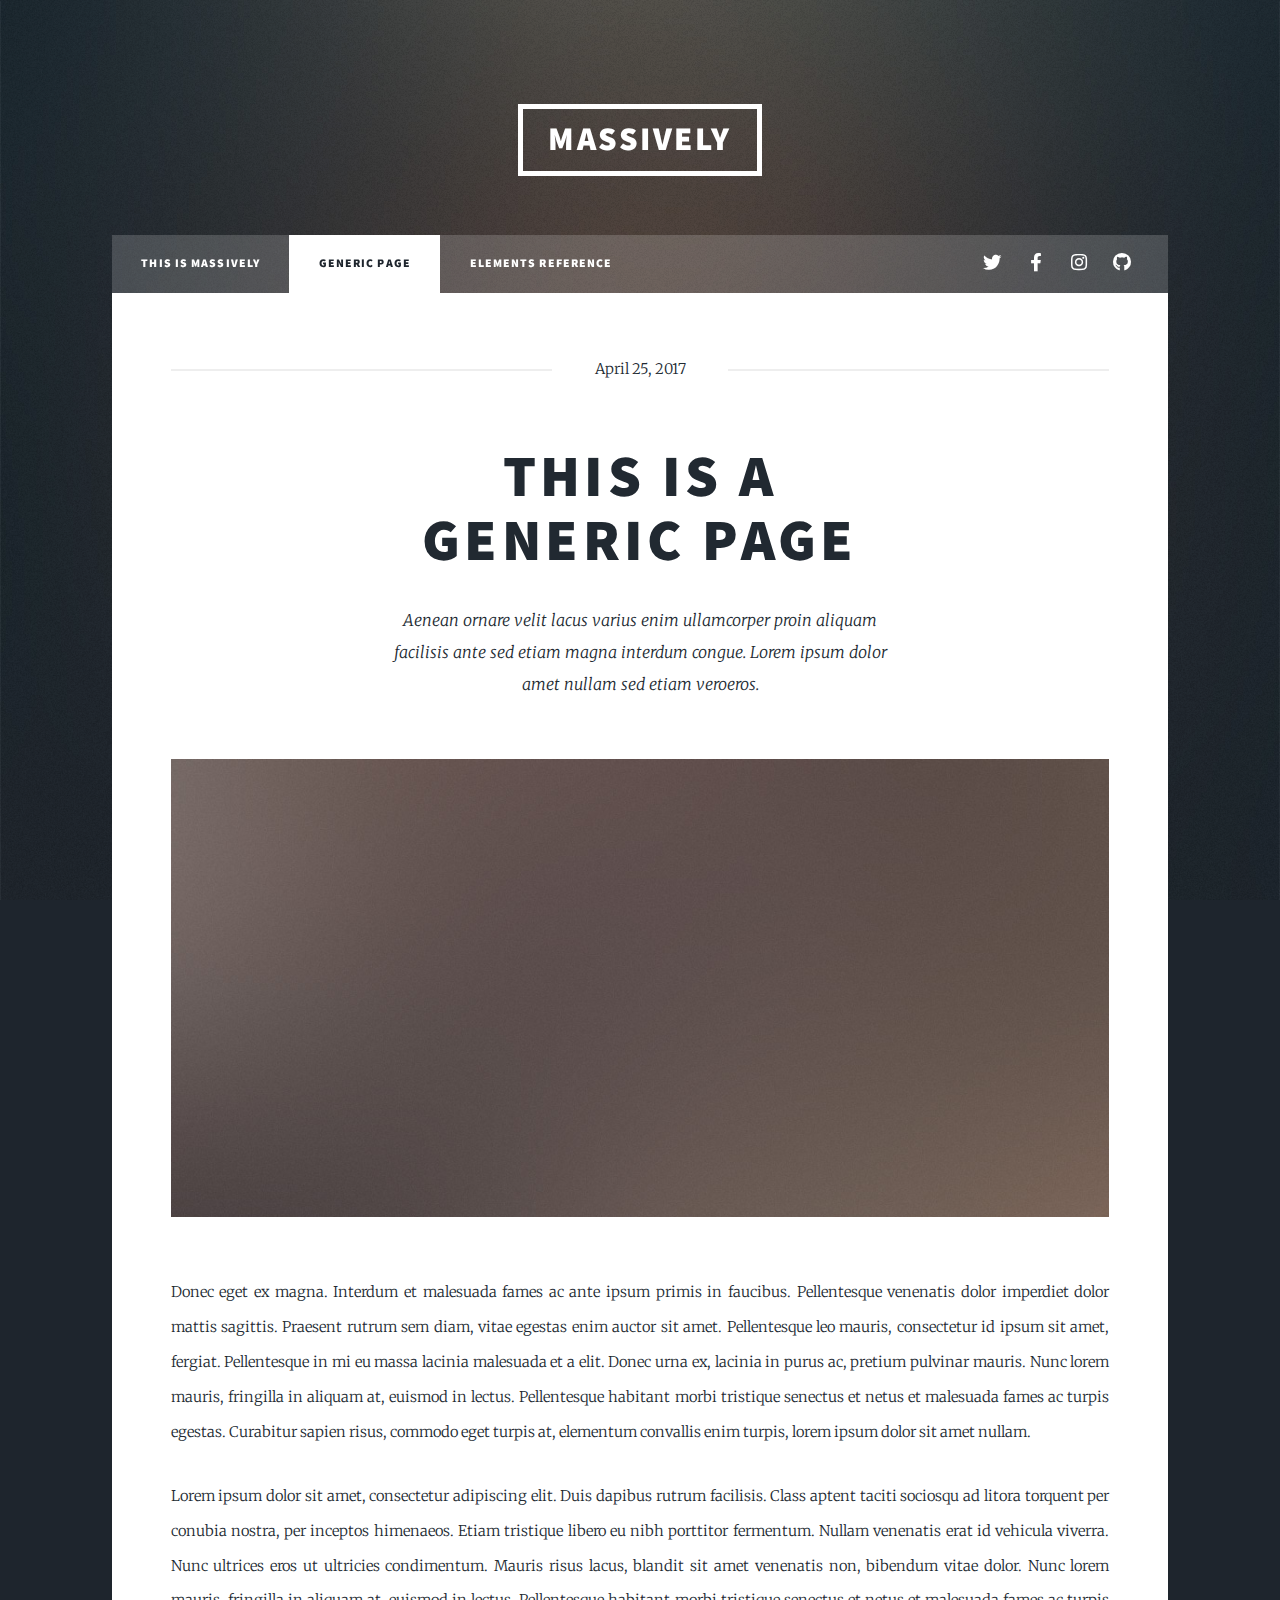
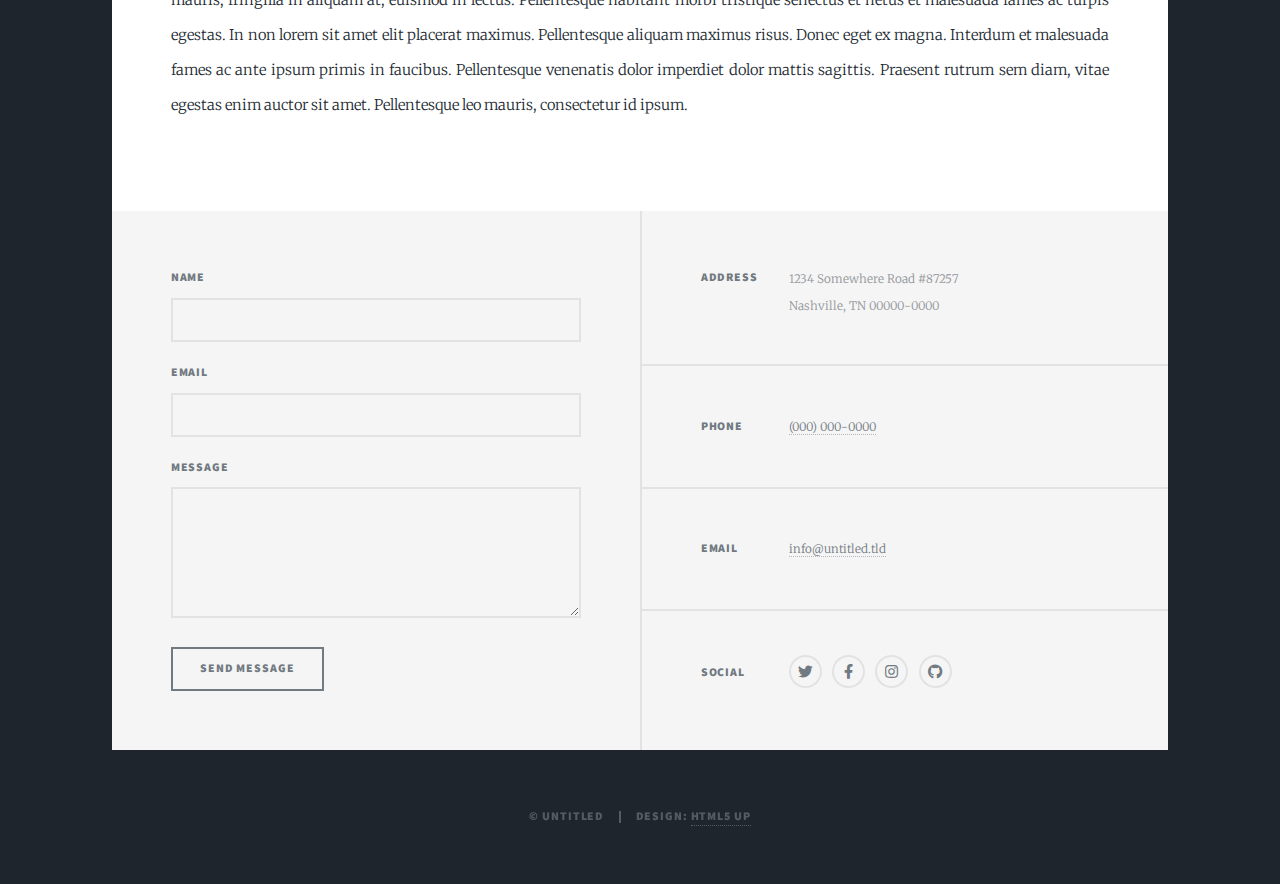
<file: generic.html>
<!DOCTYPE HTML>
<!--
	Massively by HTML5 UP
	html5up.net | @ajlkn
	Free for personal and commercial use under the CCA 3.0 license (html5up.net/license)
-->
<html>
	<head>
		<title>Generic Page - Massively by HTML5 UP</title>
		<meta charset="utf-8" />
		<meta name="viewport" content="width=device-width, initial-scale=1, user-scalable=no" />
		<link rel="stylesheet" href="assets/css/main.css" />
		<noscript><link rel="stylesheet" href="assets/css/noscript.css" /></noscript>
	</head>
	<body class="is-preload">

		<!-- Wrapper -->
			<div id="wrapper">

				<!-- Header -->
					<header id="header">
						<a href="index.html" class="logo">Massively</a>
					</header>

				<!-- Nav -->
					<nav id="nav">
						<ul class="links">
							<li><a href="index.html">This is Massively</a></li>
							<li class="active"><a href="generic.html">Generic Page</a></li>
							<li><a href="elements.html">Elements Reference</a></li>
						</ul>
						<ul class="icons">
							<li><a href="#" class="icon brands fa-twitter"><span class="label">Twitter</span></a></li>
							<li><a href="#" class="icon brands fa-facebook-f"><span class="label">Facebook</span></a></li>
							<li><a href="#" class="icon brands fa-instagram"><span class="label">Instagram</span></a></li>
							<li><a href="#" class="icon brands fa-github"><span class="label">GitHub</span></a></li>
						</ul>
					</nav>

				<!-- Main -->
					<div id="main">

						<!-- Post -->
							<section class="post">
								<header class="major">
									<span class="date">April 25, 2017</span>
									<h1>This is a<br />
									Generic Page</h1>
									<p>Aenean ornare velit lacus varius enim ullamcorper proin aliquam<br />
									facilisis ante sed etiam magna interdum congue. Lorem ipsum dolor<br />
									amet nullam sed etiam veroeros.</p>
								</header>
								<div class="image main"><img src="images/pic01.jpg" alt="" /></div>
								<p>Donec eget ex magna. Interdum et malesuada fames ac ante ipsum primis in faucibus. Pellentesque venenatis dolor imperdiet dolor mattis sagittis. Praesent rutrum sem diam, vitae egestas enim auctor sit amet. Pellentesque leo mauris, consectetur id ipsum sit amet, fergiat. Pellentesque in mi eu massa lacinia malesuada et a elit. Donec urna ex, lacinia in purus ac, pretium pulvinar mauris. Nunc lorem mauris, fringilla in aliquam at, euismod in lectus. Pellentesque habitant morbi tristique senectus et netus et malesuada fames ac turpis egestas. Curabitur sapien risus, commodo eget turpis at, elementum convallis enim turpis, lorem ipsum dolor sit amet nullam.</p>
								<p>Lorem ipsum dolor sit amet, consectetur adipiscing elit. Duis dapibus rutrum facilisis. Class aptent taciti sociosqu ad litora torquent per conubia nostra, per inceptos himenaeos. Etiam tristique libero eu nibh porttitor fermentum. Nullam venenatis erat id vehicula viverra. Nunc ultrices eros ut ultricies condimentum. Mauris risus lacus, blandit sit amet venenatis non, bibendum vitae dolor. Nunc lorem mauris, fringilla in aliquam at, euismod in lectus. Pellentesque habitant morbi tristique senectus et netus et malesuada fames ac turpis egestas. In non lorem sit amet elit placerat maximus. Pellentesque aliquam maximus risus. Donec eget ex magna. Interdum et malesuada fames ac ante ipsum primis in faucibus. Pellentesque venenatis dolor imperdiet dolor mattis sagittis. Praesent rutrum sem diam, vitae egestas enim auctor sit amet. Pellentesque leo mauris, consectetur id ipsum.</p>
							</section>

					</div>

				<!-- Footer -->
					<footer id="footer">
						<section>
							<form method="post" action="#">
								<div class="fields">
									<div class="field">
										<label for="name">Name</label>
										<input type="text" name="name" id="name" />
									</div>
									<div class="field">
										<label for="email">Email</label>
										<input type="text" name="email" id="email" />
									</div>
									<div class="field">
										<label for="message">Message</label>
										<textarea name="message" id="message" rows="3"></textarea>
									</div>
								</div>
								<ul class="actions">
									<li><input type="submit" value="Send Message" /></li>
								</ul>
							</form>
						</section>
						<section class="split contact">
							<section class="alt">
								<h3>Address</h3>
								<p>1234 Somewhere Road #87257<br />
								Nashville, TN 00000-0000</p>
							</section>
							<section>
								<h3>Phone</h3>
								<p><a href="#">(000) 000-0000</a></p>
							</section>
							<section>
								<h3>Email</h3>
								<p><a href="#">info@untitled.tld</a></p>
							</section>
							<section>
								<h3>Social</h3>
								<ul class="icons alt">
									<li><a href="#" class="icon brands alt fa-twitter"><span class="label">Twitter</span></a></li>
									<li><a href="#" class="icon brands alt fa-facebook-f"><span class="label">Facebook</span></a></li>
									<li><a href="#" class="icon brands alt fa-instagram"><span class="label">Instagram</span></a></li>
									<li><a href="#" class="icon brands alt fa-github"><span class="label">GitHub</span></a></li>
								</ul>
							</section>
						</section>
					</footer>

				<!-- Copyright -->
					<div id="copyright">
						<ul><li>&copy; Untitled</li><li>Design: <a href="https://html5up.net">HTML5 UP</a></li></ul>
					</div>

			</div>

		<!-- Scripts -->
			<script src="assets/js/jquery.min.js"></script>
			<script src="assets/js/jquery.scrollex.min.js"></script>
			<script src="assets/js/jquery.scrolly.min.js"></script>
			<script src="assets/js/browser.min.js"></script>
			<script src="assets/js/breakpoints.min.js"></script>
			<script src="assets/js/util.js"></script>
			<script src="assets/js/main.js"></script>

	</body>
</html>
</file>
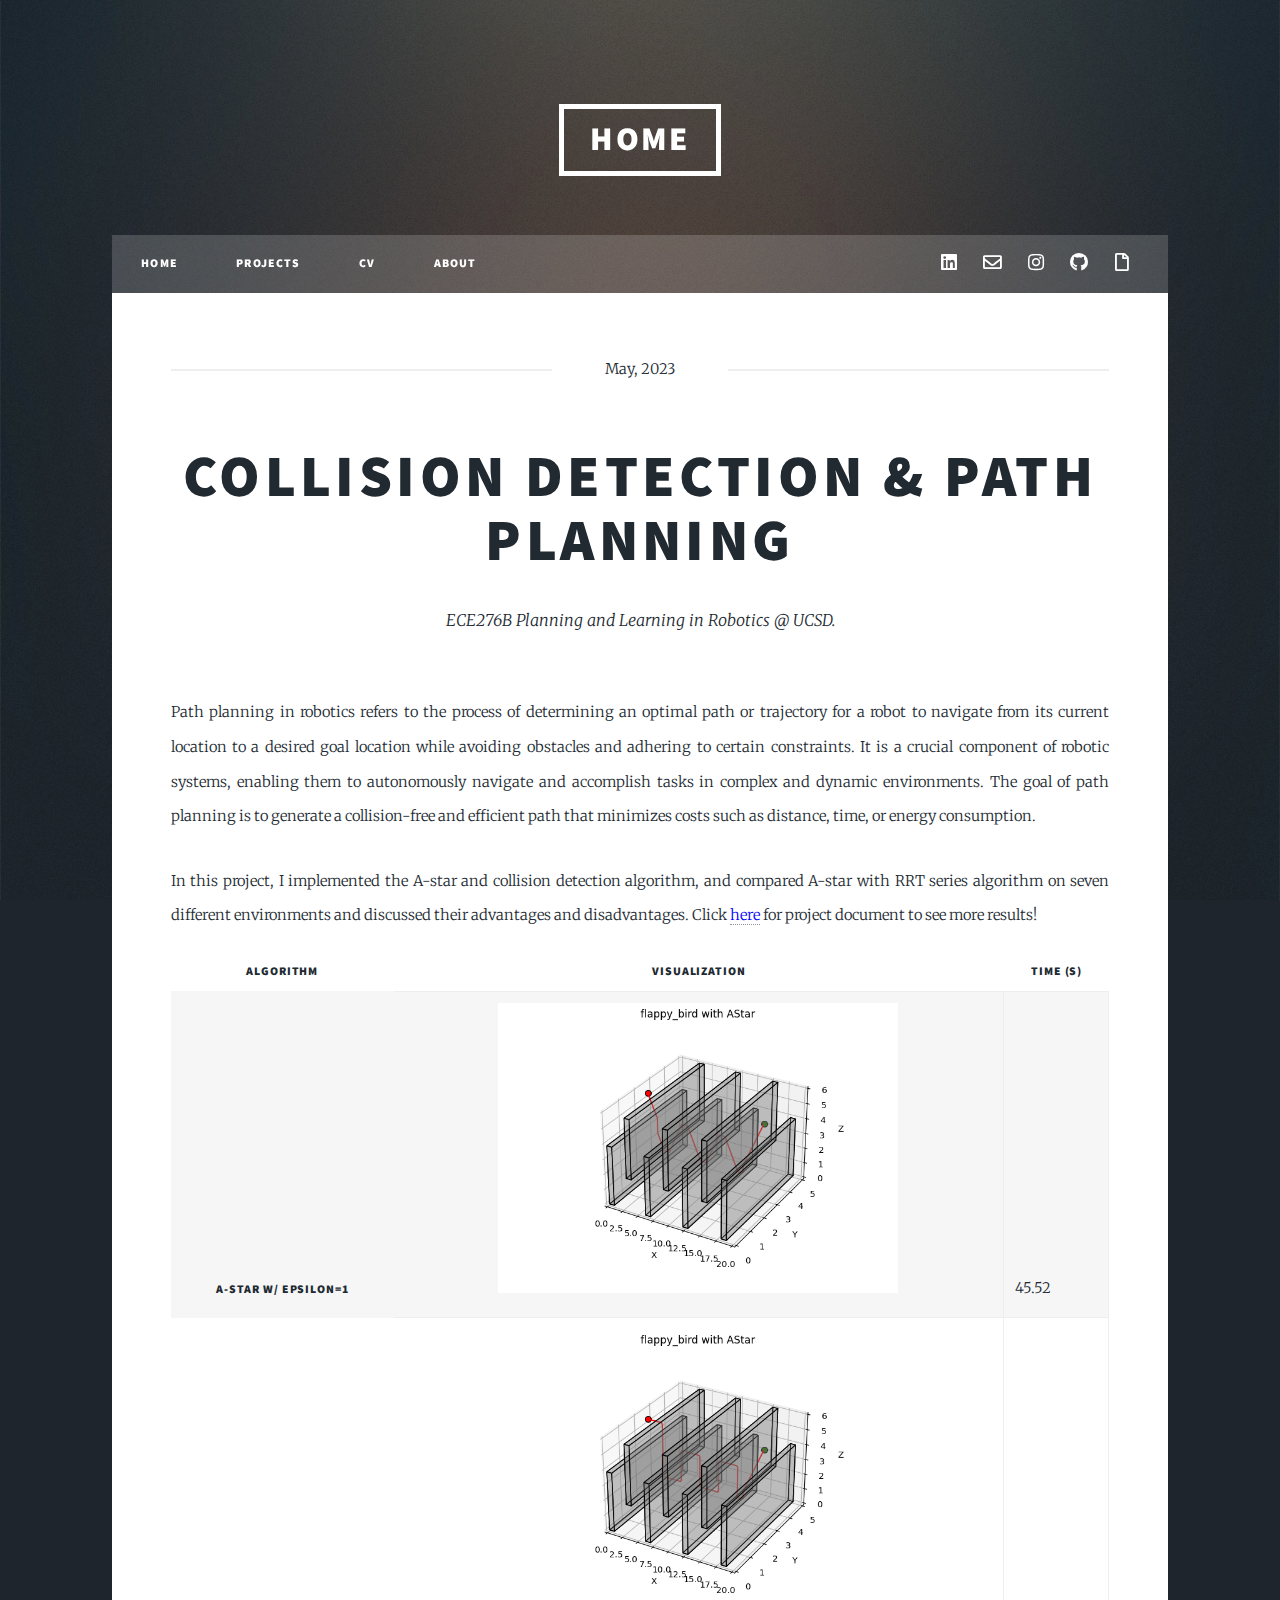
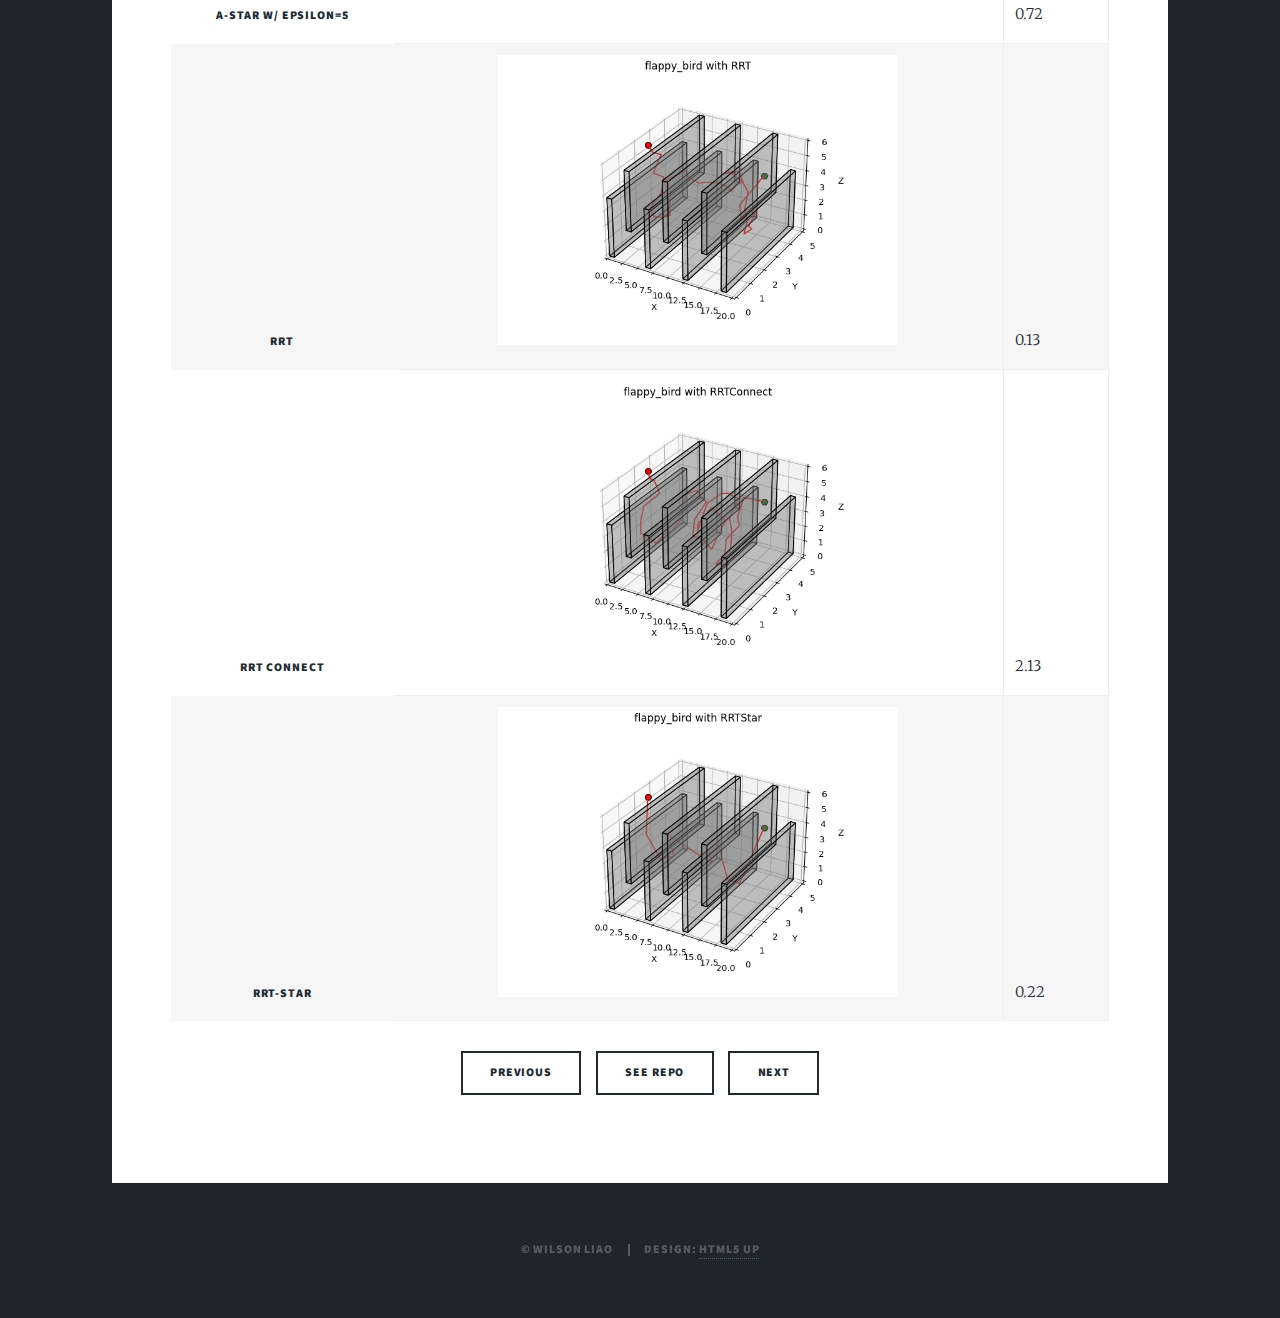
<file: motion.html>
<!DOCTYPE HTML>
<!--
	Massively by HTML5 UP
	html5up.net | @ajlkn
	Free for personal and commercial use under the CCA 3.0 license (html5up.net/license)
-->
<html>
	<head>
		<title>Wilson's page - Motion planning</title>
		<meta charset="utf-8" />
		<meta name="viewport" content="width=device-width, initial-scale=1, user-scalable=no" />
		<link rel="stylesheet" href="assets/css/main.css" />
		<noscript><link rel="stylesheet" href="assets/css/noscript.css" /></noscript>
	</head>
	<body class="is-preload">

		<!-- Wrapper -->
			<div id="wrapper">

				<!-- Header -->
					<header id="header">
						<a href="index.html" class="logo">Home</a>
					</header>

				<!-- Nav -->
					<nav id="nav">
						<ul class="links">
							<li><a href="index.html">Home</a></li>
							<!-- <li><a href="generic.html">Generic Page</a></li>
							<li><a href="elements.html">Elements Reference</a></li> -->
							<li><a href="projects.html">Projects</a></li>
							<li><a href="assets/pdfs/Resume_Wilson.pdf">CV</a></li>
							<li><a href="about.html">About</a></li>
						</ul>
						<ul class="icons">
							<li><a href="https://www.linkedin.com/in/weilinliao/" class="icon brands fa-linkedin"><span class="label">Linkedin</span></a></li>
							<li><a href="mailto:willson310116@gmail.com" class="icon fa fa-envelope"><span class="label"></span></a></li>
							<li><a href="https://www.instagram.com/way_0915/" class="icon brands fa-instagram"><span class="label">Instagram</span></a></li>
							<li><a href="https://github.com/willson310116" class="icon brands fa-github"><span class="label">GitHub</span></a></li>
							<li><a href="assets/pdfs/Resume_Wilson.pdf" class="icon fa-solid fa-file"><span class="label">GitHub</span></a></li>
						</ul>
					</nav>

				<!-- Main -->
					<div id="main">

						<!-- Post -->
							<section class="post">
								<header class="major">
									<span class="date">May, 2023</span>
									<h1>Collision detection & Path planning<br /></h1>
									<p>ECE276B Planning and Learning in Robotics @ UCSD.</p>
								</header>
								<!-- <div class="image main"><img src="images/pic01.jpg" alt="" /></div> -->
								<p>Path planning in robotics refers to the process of determining an optimal path or trajectory for a robot to navigate from its
									current location to a desired goal location while avoiding obstacles and adhering to certain constraints. It is a crucial component of robotic systems,
									enabling them to autonomously navigate and accomplish tasks in complex and dynamic environments.
									The goal of path planning is to generate a collision-free and efficient path that minimizes costs such as distance, time, or energy consumption.</p>
								<p>In this project, I implemented the A-star and collision detection algorithm, and compared A-star with RRT series algorithm on seven different environments and discussed their advantages and disadvantages.
									Click <a href="assets/pdfs/motion_report.pdf"><font color="blue"> here</font></a> for project document to see more results!</p>
								
									<div class="table-wrapper">
										<table class="alt">
											<thead>
												<tr>
													<th style="text-align: center; margin: 0 auto;">Algorithm</th>
													<th style="text-align: center; margin: 0 auto;">Visualization</th>
													<th style="text-align: center; margin: 0 auto;">Time (s)</th>
												</tr>
											</thead>
											<tbody>
												<tr>
													<th style="text-align: center; margin: 0 auto;">A-star w/ epsilon=1</th>
													<td><span><img src="assets/images/Astar1.png" style="width: 400px; height: 290px; display: block; margin: 0 auto;"></td>
													<td>45.52</td>
												</tr>
												<tr>
													<th style="text-align: center; margin: 0 auto;">A-star w/ epsilon=5</th>
													<td><span><img src="assets/images/Astar5.png" style="width: 400px; height: 290px; display: block; margin: 0 auto;"></td>
													<td>0.72</td>
												</tr>
												<tr>
													<th style="text-align: center; margin: 0 auto;">RRT</th>
													<td><span><img src="assets/images/RRT.png" style="width: 400px; height: 290px; display: block; margin: 0 auto;"></td>
													<td>0.13</td>
												</tr>
												<tr>
													<th style="text-align: center; margin: 0 auto;">RRT connect</th>
													<td><span><img src="assets/images/RRTc.png" style="width: 400px; height: 290px; display: block; margin: 0 auto;"></td>
													<td>2.13</td>
												</tr>
												<tr>
													<th style="text-align: center; margin: 0 auto;">RRT-Star</th>
													<td><span><img src="assets/images/RRTstar.png" style="width: 400px; height: 290px; display: block; margin: 0 auto;"></td>
													<td>0.22</td>
												</tr>
											</tbody>
											<!-- <tfoot> -->
												<!-- <tr> -->
													<!-- <td colspan="2"></td> -->
													<!-- <td>100.00</td> -->
												<!-- </tr> -->
											<!-- </tfoot> -->
										</table>
									</div>

								<ul class="actions special">
									<li><a href="rb5_slam.html" class="button">Previous</a></li>
									<li><a href="https://github.com/willson310116/Path-planning" class="button">See repo</a></li>
									<li><a href="vi_slam.html" class="button">Next</a></li>
								</ul>

							</section>

							<!-- <header id="header">
								<a href="index.html" class="logo">Home</a>
							</header> -->

					</div>
				
				<!-- Footer -->
				<footer id="footer">
						<!-- <section>
							<h3>Email</h3>
							<p><a href="mailto:willson310116@gmail.com">willson310116@gmail.com</a></p>
						</section> -->
						<!-- <section>
							<h3>Linkedin</h3>
							<p><a href="https://www.linkedin.com/in/weilinliao/">My linkedin</a></p>
							
							<h3>Actions</h3>
								<ul class="actions">
									<li ><a href="#" class="button primary" >Primary</a></li>
								</ul>
						</section> -->
						
						
					</section>
				</footer>

					
					

				
				<!-- Copyright -->
					<div id="copyright">
						<ul><li>&copy; Wilson Liao</li><li>Design: <a href="https://html5up.net">HTML5 UP</a></li></ul>
					</div>

			</div>

		<!-- Scripts -->
			<script src="assets/js/jquery.min.js"></script>
			<script src="assets/js/jquery.scrollex.min.js"></script>
			<script src="assets/js/jquery.scrolly.min.js"></script>
			<script src="assets/js/browser.min.js"></script>
			<script src="assets/js/breakpoints.min.js"></script>
			<script src="assets/js/util.js"></script>
			<script src="assets/js/main.js"></script>

	</body>
</html>
</file>
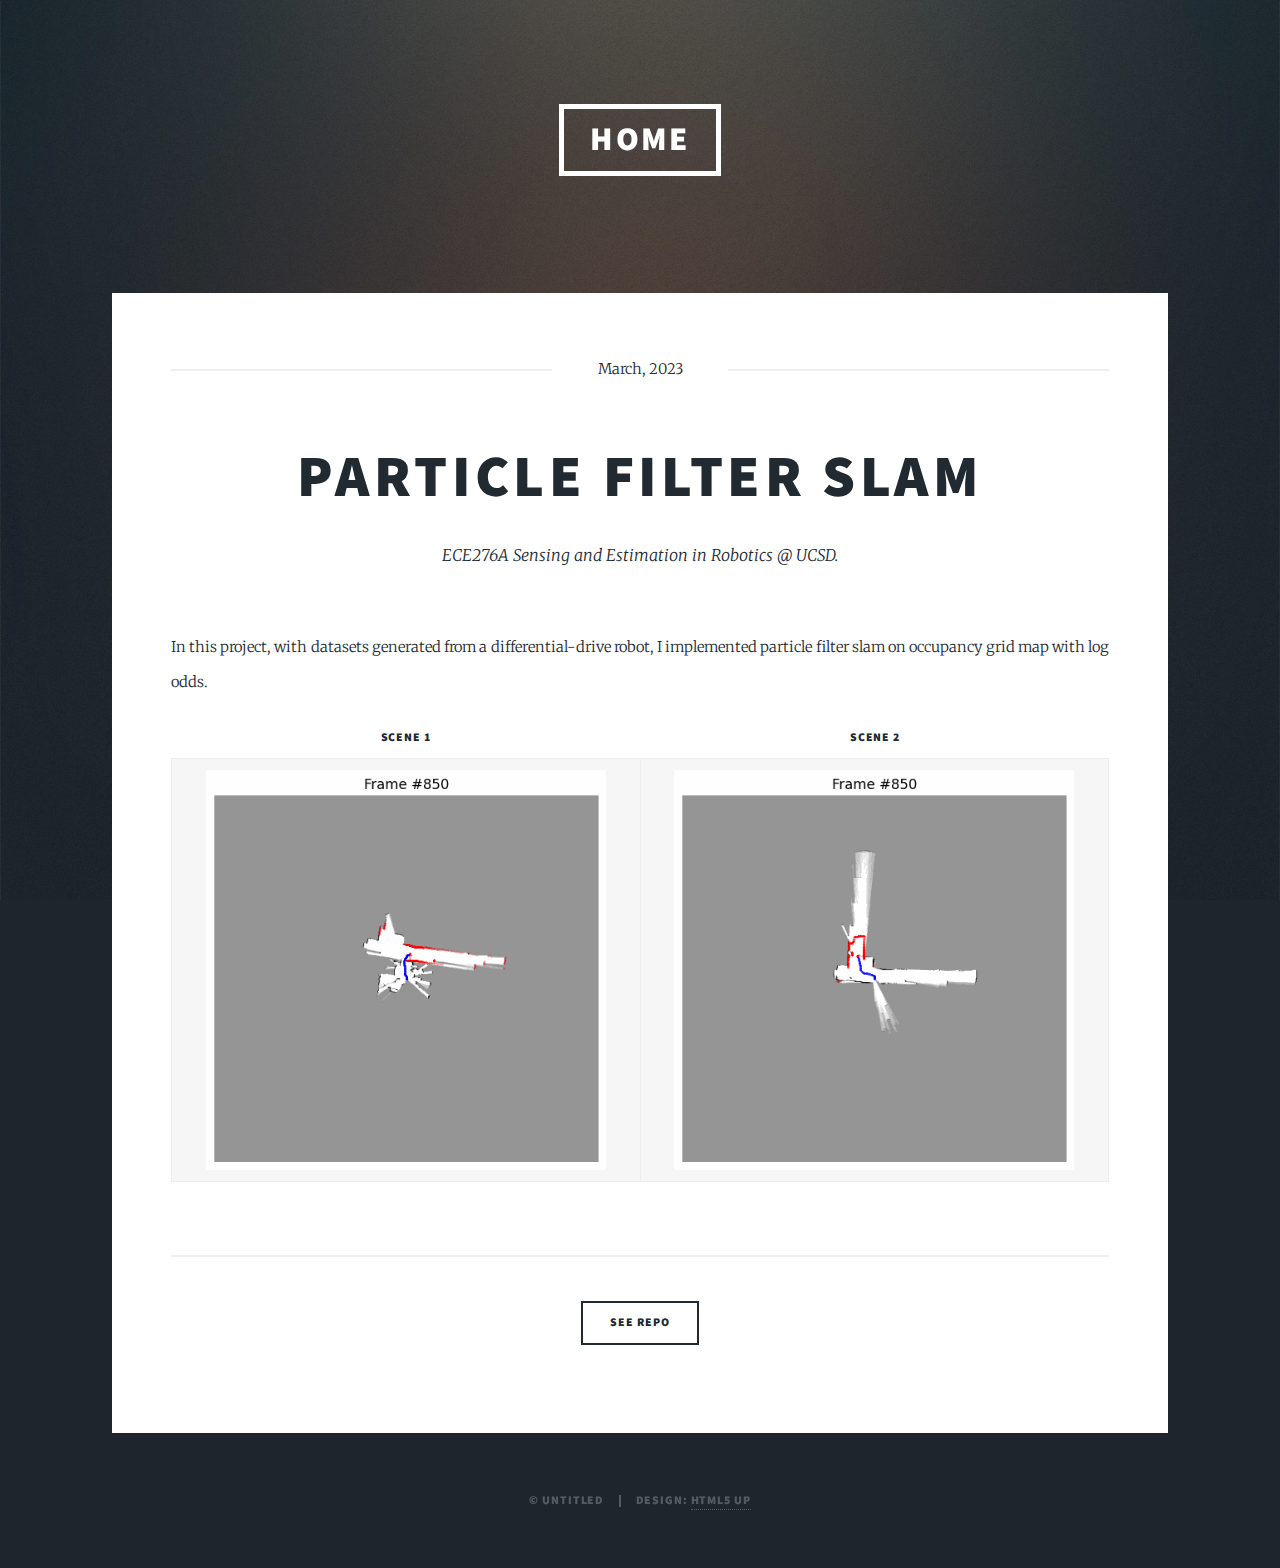
<file: par_slam.html>
<!DOCTYPE HTML>
<!--
	Massively by HTML5 UP
	html5up.net | @ajlkn
	Free for personal and commercial use under the CCA 3.0 license (html5up.net/license)
-->
<html>
	<head>
		<title>Wilson's page - Particle filter slam</title>
		<meta charset="utf-8" />
		<meta name="viewport" content="width=device-width, initial-scale=1, user-scalable=no" />
		<link rel="stylesheet" href="assets/css/main.css" />
		<noscript><link rel="stylesheet" href="assets/css/noscript.css" /></noscript>
	</head>
	<body class="is-preload">

		<!-- Wrapper -->
			<div id="wrapper">

				<!-- Header -->
					<header id="header">
						<a href="index.html" class="logo">Home</a>
					</header>

				<!-- Nav
					<nav id="nav">
						<ul class="links">
							<li><a href="index.html">This is Massively</a></li>
							<li class="active"><a href="generic.html">Generic Page</a></li>
							<li><a href="elements.html">Elements Reference</a></li>
						</ul>
						<ul class="icons">
							<li><a href="#" class="icon brands fa-twitter"><span class="label">Twitter</span></a></li>
							<li><a href="#" class="icon brands fa-facebook-f"><span class="label">Facebook</span></a></li>
							<li><a href="#" class="icon brands fa-instagram"><span class="label">Instagram</span></a></li>
							<li><a href="#" class="icon brands fa-github"><span class="label">GitHub</span></a></li>
						</ul>
					</nav> -->

				<!-- Main -->
					<div id="main">

						<!-- Post -->
							<section class="post">
								<header class="major">
									<span class="date">March, 2023</span>
									<h1>Particle filter slam<br /></h1>
									<p>ECE276A Sensing and Estimation in Robotics @ UCSD.</p>
								</header>
								<!-- <div class="image main"><img src="images/pic01.jpg" alt="" /></div> -->
								<p>
									In this project, with datasets generated from a differential-drive robot, I implemented particle filter slam on occupancy grid map with log odds.
								</p>

								<div class="table-wrapper">
									<table class="alt">
										<thead>
											<tr>
												<th style="text-align: center; margin: 0 auto;">Scene 1</th>
												<th style="text-align: center; margin: 0 auto;">Scene 2</th>
											</tr>
										</thead>
										<tbody>
											<tr>
												
												<td><span><img src="assets/gifs/20.gif" style="width: 400px; height: 400px; display: block; margin: 0 auto;"></td>
												<td><span><img src="assets/gifs/21.gif" style="width: 400px; height: 400px; display: block; margin: 0 auto;"></td>
											
											</tr>
										</tbody>
										<!-- <tfoot> -->
											<!-- <tr> -->
												<!-- <td colspan="2"></td> -->
												<!-- <td>100.00</td> -->
											<!-- </tr> -->
										<!-- </tfoot> -->
									</table>
								</div>
								
								
									<hr />

								<ul class="actions special">
									<li><a href="https://github.com/willson310116/ECE276A_PR2" class="button">See repo</a></li>
								</ul>

							</section>

							<!-- <header id="header">
								<a href="index.html" class="logo">Home</a>
							</header> -->

							

							

					</div>

					
					

				
				<!-- Copyright -->
					<div id="copyright">
						<ul><li>&copy; Untitled</li><li>Design: <a href="https://html5up.net">HTML5 UP</a></li></ul>
					</div>

			</div>

		<!-- Scripts -->
			<script src="assets/js/jquery.min.js"></script>
			<script src="assets/js/jquery.scrollex.min.js"></script>
			<script src="assets/js/jquery.scrolly.min.js"></script>
			<script src="assets/js/browser.min.js"></script>
			<script src="assets/js/breakpoints.min.js"></script>
			<script src="assets/js/util.js"></script>
			<script src="assets/js/main.js"></script>

	</body>
</html>
</file>
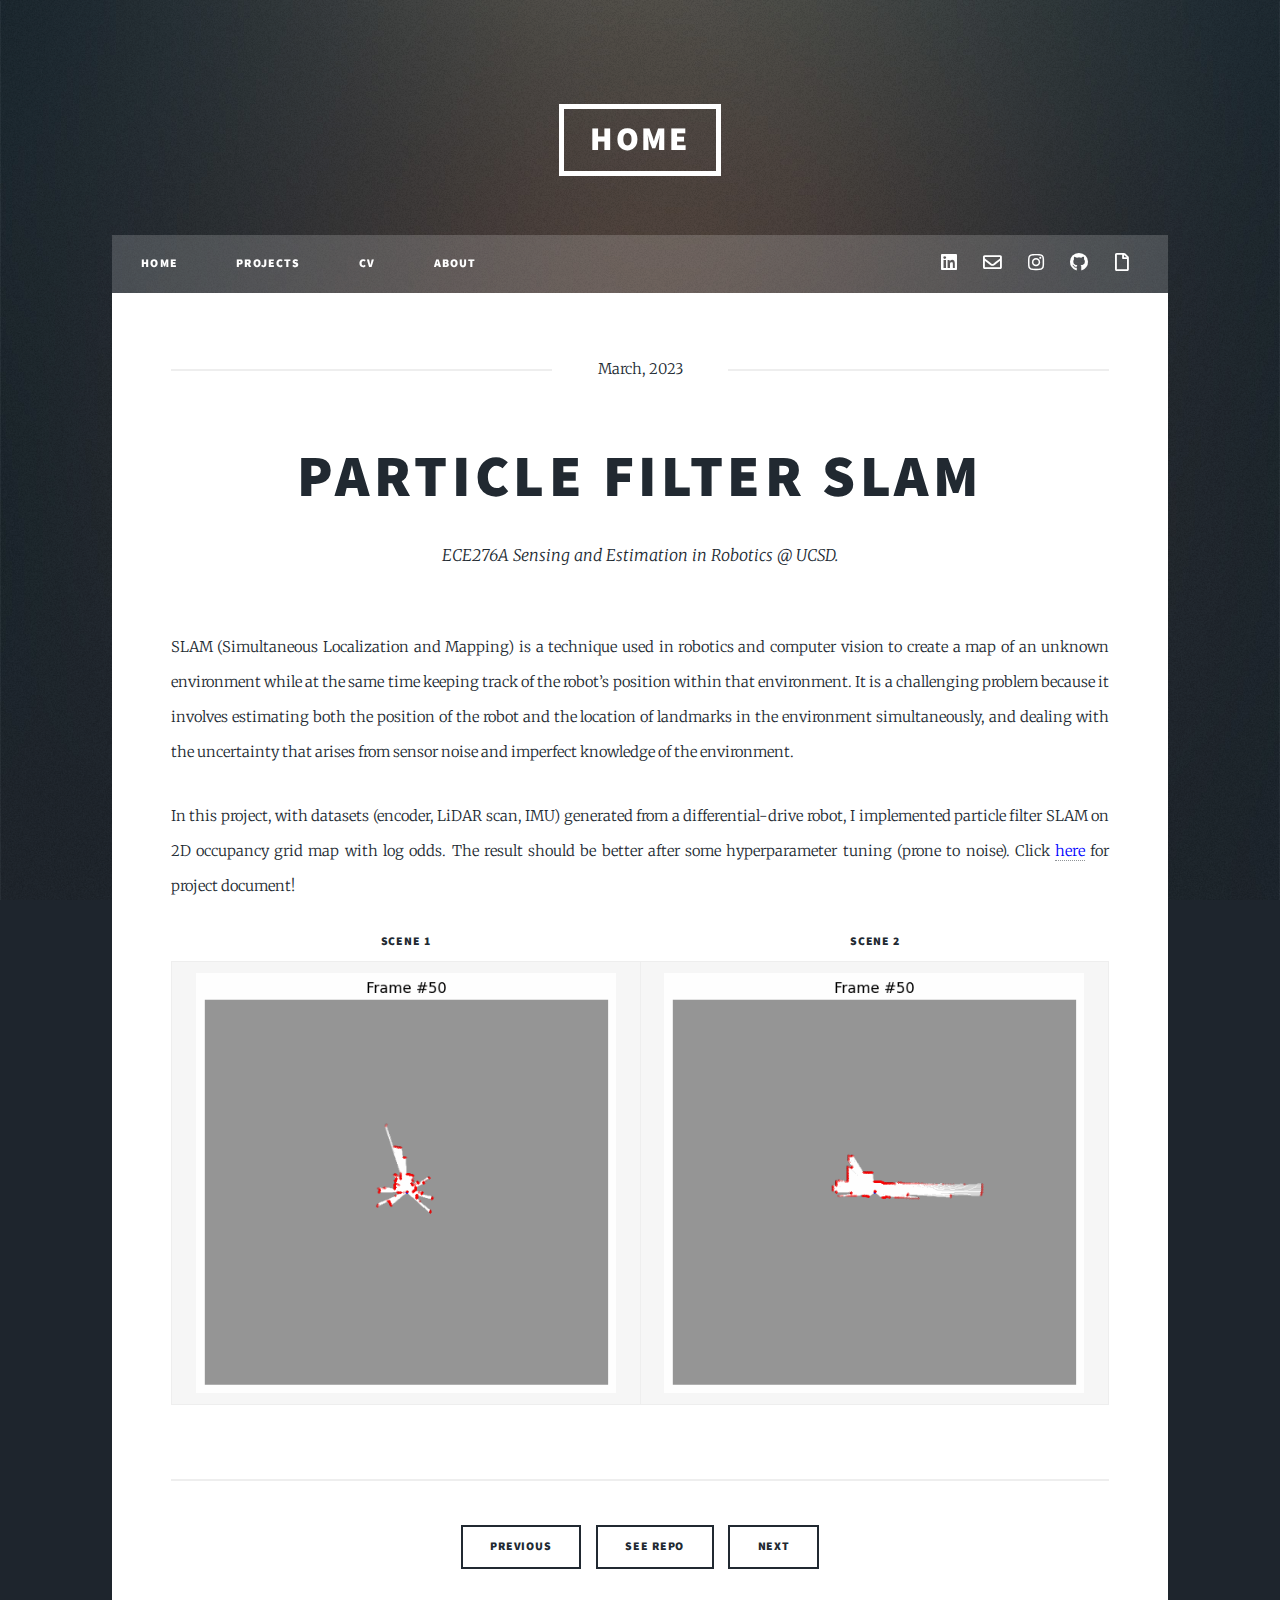
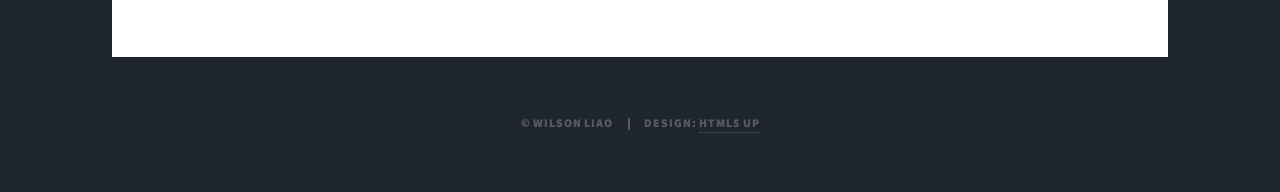
<file: particle_filter_slam.html>
<!DOCTYPE HTML>
<!--
	Massively by HTML5 UP
	html5up.net | @ajlkn
	Free for personal and commercial use under the CCA 3.0 license (html5up.net/license)
-->
<html>
	<head>
		<title>Wilson's page - Particle Filter SLAM</title>
		<meta charset="utf-8" />
		<meta name="viewport" content="width=device-width, initial-scale=1, user-scalable=no" />
		<link rel="stylesheet" href="assets/css/main.css" />
		<noscript><link rel="stylesheet" href="assets/css/noscript.css" /></noscript>
	</head>
	<body class="is-preload">

		<!-- Wrapper -->
			<div id="wrapper">

				<!-- Header -->
					<header id="header">
						<a href="index.html" class="logo">Home</a>
					</header>

				<!-- Nav -->
				<nav id="nav">
					<ul class="links">
						<li><a href="index.html">Home</a></li>
						<!-- <li><a href="generic.html">Generic Page</a></li>
						<li><a href="elements.html">Elements Reference</a></li> -->
						<li><a href="projects.html">Projects</a></li>
						<li><a href="assets/pdfs/Resume_Wilson.pdf">CV</a></li>
						<li><a href="about.html">About</a></li>
					</ul>
					<ul class="icons">
						<li><a href="https://www.linkedin.com/in/weilinliao/" class="icon brands fa-linkedin"><span class="label">Linkedin</span></a></li>
						<li><a href="mailto:willson310116@gmail.com" class="icon fa fa-envelope"><span class="label"></span></a></li>
						<li><a href="https://www.instagram.com/way_0915/" class="icon brands fa-instagram"><span class="label">Instagram</span></a></li>
						<li><a href="https://github.com/willson310116" class="icon brands fa-github"><span class="label">GitHub</span></a></li>
						<li><a href="assets/pdfs/Resume_Wilson.pdf" class="icon fa-solid fa-file"><span class="label">GitHub</span></a></li>
					</ul>
				</nav>

				<!-- Main -->
					<div id="main">

						<!-- Post -->
							<section class="post">
								<header class="major">
									<span class="date">March, 2023</span>
									<h1>Particle filter slam<br /></h1>
									<p>ECE276A Sensing and Estimation in Robotics @ UCSD.</p>
								</header>
								<!-- <div class="image main"><img src="images/pic01.jpg" alt="" /></div> -->
								<p>
									SLAM (Simultaneous Localization and Mapping) is a technique used in robotics and computer vision to create a map of an unknown environment while at the same time keeping
									track of the robot’s position within that environment. It is a challenging problem because it involves estimating both the position of the robot and the location of landmarks in the
									environment simultaneously, and dealing with the uncertainty that arises from sensor noise and imperfect knowledge of the environment.
								</p>
								<p>	
									In this project, with datasets (encoder, LiDAR scan, IMU) generated from a differential-drive robot, I implemented particle filter SLAM on 2D occupancy grid map with log odds. The result should be better after some hyperparameter tuning (prone to noise).
									Click <a href="assets/pdfs/particle_filter_report.pdf"><font color="blue"> here</font></a> for project document!

								
								</p>

								<div class="table-wrapper">
									<table class="alt">
										<thead>
											<tr>
												<th style="text-align: center; margin: 0 auto;">Scene 1</th>
												<th style="text-align: center; margin: 0 auto;">Scene 2</th>
											</tr>
										</thead>
										<tbody>
											<tr>
												
												<td><span><img src="assets/gifs/parslam20.gif" style="width: 420px; height: 420px; display: block; margin: 0 auto;"></td>
												<td><span><img src="assets/gifs/parslam21.gif" style="width: 420px; height: 420px; display: block; margin: 0 auto;"></td>
											
											</tr>
										</tbody>
										<!-- <tfoot> -->
											<!-- <tr> -->
												<!-- <td colspan="2"></td> -->
												<!-- <td>100.00</td> -->
											<!-- </tr> -->
										<!-- </tfoot> -->
									</table>
								</div>
								
								
									<hr />

								<ul class="actions special">
									<li><a href="vi_slam.html" class="button">Previous</a></li>
									<li><a href="https://github.com/willson310116/Particle-Filter-SLAM" class="button">See repo</a></li>
									<li><a href="vit.html" class="button">Next</a></li>
									
								</ul>

							</section>

							<!-- <header id="header">
								<a href="index.html" class="logo">Home</a>
							</header> -->

							

							

					</div>

					
					

				
				<!-- Copyright -->
					<div id="copyright">
						<ul><li>&copy; Wilson Liao</li><li>Design: <a href="https://html5up.net">HTML5 UP</a></li></ul>
					</div>

			</div>

		<!-- Scripts -->
			<script src="assets/js/jquery.min.js"></script>
			<script src="assets/js/jquery.scrollex.min.js"></script>
			<script src="assets/js/jquery.scrolly.min.js"></script>
			<script src="assets/js/browser.min.js"></script>
			<script src="assets/js/breakpoints.min.js"></script>
			<script src="assets/js/util.js"></script>
			<script src="assets/js/main.js"></script>

	</body>
</html>
</file>
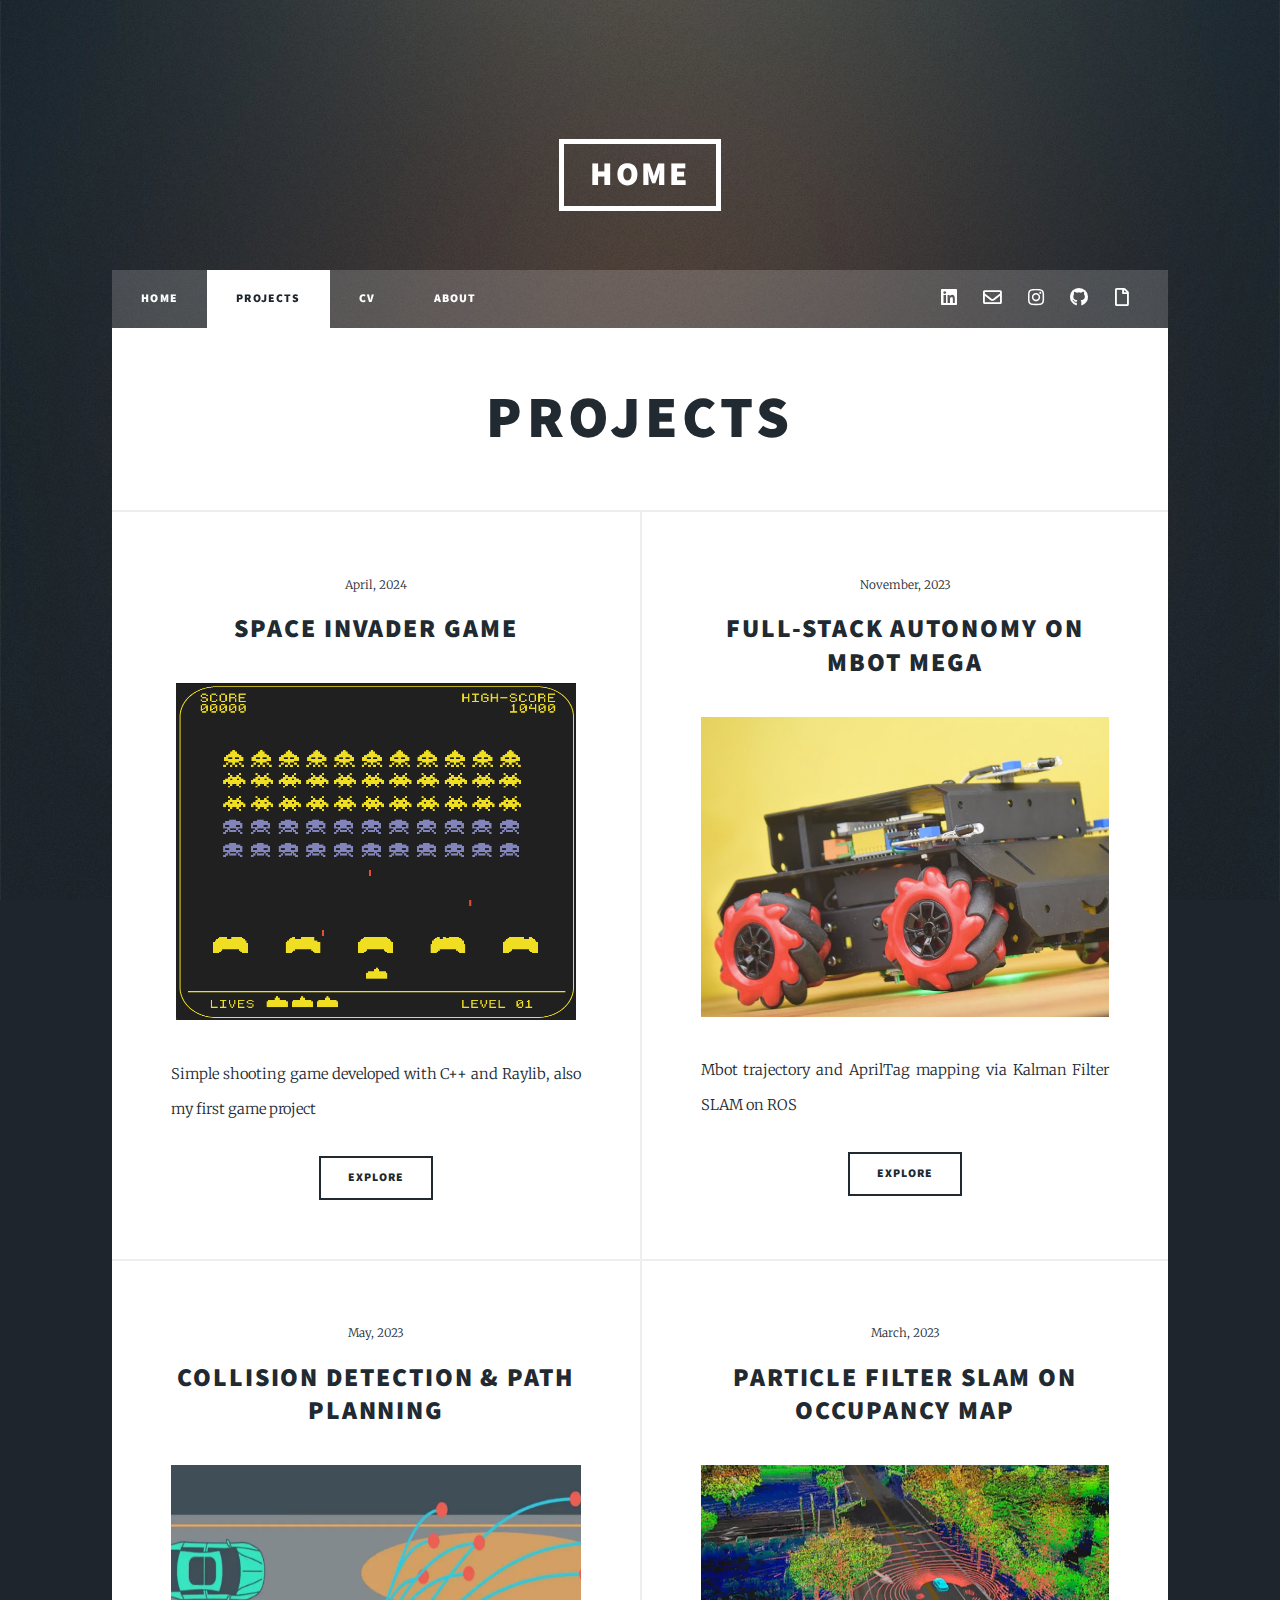
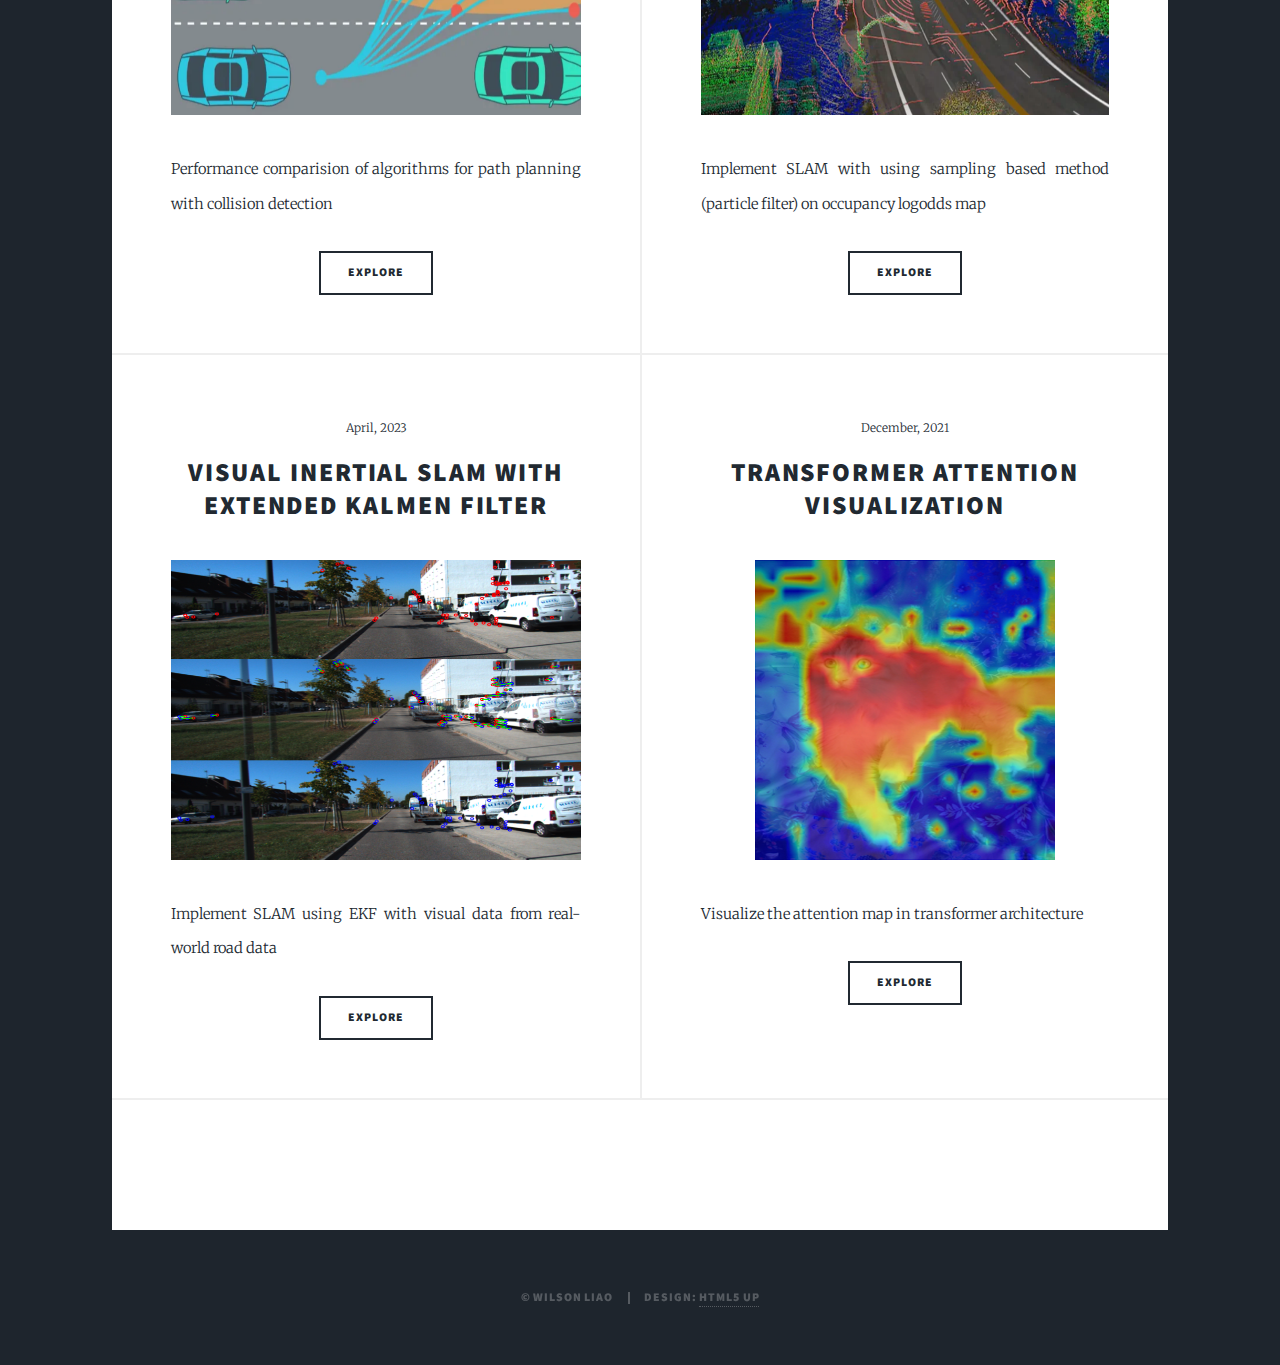
<file: projects.html>
<!DOCTYPE HTML>
<!--
	Massively by HTML5 UP
	html5up.net | @ajlkn
	Free for personal and commercial use under the CCA 3.0 license (html5up.net/license)
-->
<html>
	<head>
		<title>Wilson's page - Projects</title>
		<meta charset="utf-8" />
		<meta name="viewport" content="width=device-width, initial-scale=1, user-scalable=no" />
		<link rel="stylesheet" href="assets/css/main.css" />
		<noscript><link rel="stylesheet" href="assets/css/noscript.css" /></noscript>
	</head>
	<body class="is-preload">

		Wrapper
			<div id="wrapper" class="fade-in">

				

				<!-- Header -->
					<header id="header">
						<a href="index.html" class="logo">Home</a>
					</header>


				<!-- Nav -->
					<nav id="nav">
						
						<ul class="links">
							<li><a href="index.html">Home</a></li>
							<!-- <li><a href="generic.html">Generic Page</a></li>
							<li><a href="elements.html">Elements Reference</a></li> -->
							<li class="active"><a href="projects.html">Projects</a></li>
							<li><a href="assets/pdfs/Resume_Wilson.pdf">CV</a></li>
							<li><a href="about.html">About</a></li>
						</ul>
						
						<ul class="icons">
							<!-- <span>Contact</span> -->
							<li><a href="https://www.linkedin.com/in/weilinliao/" class="icon brands fa-linkedin"><span class="label">Linkedin</span></a></li>
							<li><a href="mailto:willson310116@gmail.com" class="icon fa fa-envelope"><span class="label"></span></a></li>
							<li><a href="https://www.instagram.com/way_0915/" class="icon brands fa-instagram"><span class="label">Instagram</span></a></li>
							<li><a href="https://github.com/willson310116" class="icon brands fa-github"><span class="label">GitHub</span></a></li>
							<li><a href="assets/pdfs/Resume_Wilson.pdf" class="icon fa-solid fa-file"><span class="label">GitHub</span></a></li>
						</ul>
					</nav>

				<!-- Main -->
					<div id="main">

						<!-- Posts -->
						<header>
							<center><h1>Projects<h1></center>
						</header>
							<section class="posts">

								<article>
									<header>
										<span class="date">April, 2024</span>
										<h2>Space Invader Game<br />
									</header>
									<a href="space_invader.html" class="image fit"><img src="assets/images/space.png" style="width: 400px; height: 337px; display: block; margin: 0 auto;"></a>
									<p>Simple shooting game developed with C++ and Raylib, also my first game project</p>
									<ul class="actions special">
										<li><a href="space_invader.html" class="button">Explore</a></li>
									</ul>
								</article>

								<article>
									<header>
										<span class="date">November, 2023</span>
										<h2>Full-stack autonomy on Mbot Mega<br />
									</header>
									<a href="rb5_slam.html" class="image fit"><img src="assets/images/mbot.png" style="width: 470px; height: 300px; display: block; margin: 0 auto;"></a>
									<p>Mbot trajectory and AprilTag mapping via Kalman Filter SLAM on ROS</p>
									<ul class="actions special">
										<li><a href="rb5_slam.html"class="button">Explore</a></li>
									</ul>
								</article>
							
								<article>
									<header>
										<span class="date">May, 2023</span>
										<h2>Collision detection & Path planning<br />
									</header>
									<a href="motion.html" class="image fit"><img src="assets/images/path_planning.png" style="width: 470px; height: 250px; display: block; margin: 0 auto;"></a>
									<p>Performance comparision of algorithms for path planning with collision detection</p>
									<ul class="actions special">
										<li><a href="motion.html" class="button">Explore</a></li>
									</ul>
								</article>

								<article>
									<header>
										<span class="date">March, 2023</span>
										<h2>Particle filter slam on occupancy map<br />
										</h2>
									</header>
									<a href="particle_filter_slam.html" class="image fit"><img src="assets/images/slam.png" style="width: 450px; height: 250px; display: block; margin: 0 auto;"></a>
									<p>Implement SLAM with using sampling based method (particle filter) on occupancy logodds map</p>
									<ul class="actions special">
										<li><a href="particle_filter_slam.html" class="button">explore</a></li>
									</ul>
								</article>

								<article>
									<header>
										<span class="date">April, 2023</span>
										<h2>Visual Inertial SLAM with Extended Kalmen Filter<br />
										</h2>
									</header>
									<a href="vi_slam.html" class="image fit"><img src="assets/images/vislam.png" style="width: 450px; height: 300px; display: block; margin: 0 auto;"></a>
									<p>Implement SLAM using EKF with visual data from real-world road data</p>
									<ul class="actions special">
										<li><a href="vi_slam.html" class="button">explore</a></li>
									</ul>
								</article>

								<article>
									<header>
										<span class="date">December, 2021</span>
										<h2>Transformer Attention Visualization<br />
										</h2>
									</header>
									<a href="vit.html" class="image fit"><img src="assets/images/vit.png" style="width: 300px; height: 300px; display: block; margin: 0 auto;"></a>
									<p>Visualize the attention map in transformer architecture</p>
									<ul class="actions special">
										<li><a href="vit.html" class="button">explore</a></li>
									</ul>
								</article>

							</section>

						<!-- Footer -->
							<footer>
								<div class="pagination">
									<!-- TBD -->
									<!-- <a href="#" class="previous">Prev</a> -->
									<!-- <a href="#" class="page active">1</a> -->
									<!-- <a href="#" class="page">2</a>
									<a href="#" class="page">3</a>
									<span class="extra">&hellip;</span>
									<a href="#" class="page">8</a>
									<a href="#" class="page">9</a>
									<a href="#" class="page">10</a>
									<a href="#" class="next">Next</a> -->
								</div>
							</footer>
										
					</div>

				<!-- Copyright -->
					<div id="copyright">
						<ul><li>&copy; Wilson Liao</li><li>Design: <a href="https://html5up.net">HTML5 UP</a></li></ul>
					</div>

			</div>

		<!-- Scripts -->
			<script src="assets/js/jquery.min.js"></script>
			<script src="assets/js/jquery.scrollex.min.js"></script>
			<script src="assets/js/jquery.scrolly.min.js"></script>
			<script src="assets/js/browser.min.js"></script>
			<script src="assets/js/breakpoints.min.js"></script>
			<script src="assets/js/util.js"></script>
			<script src="assets/js/main.js"></script>

	</body>
</html>
</file>
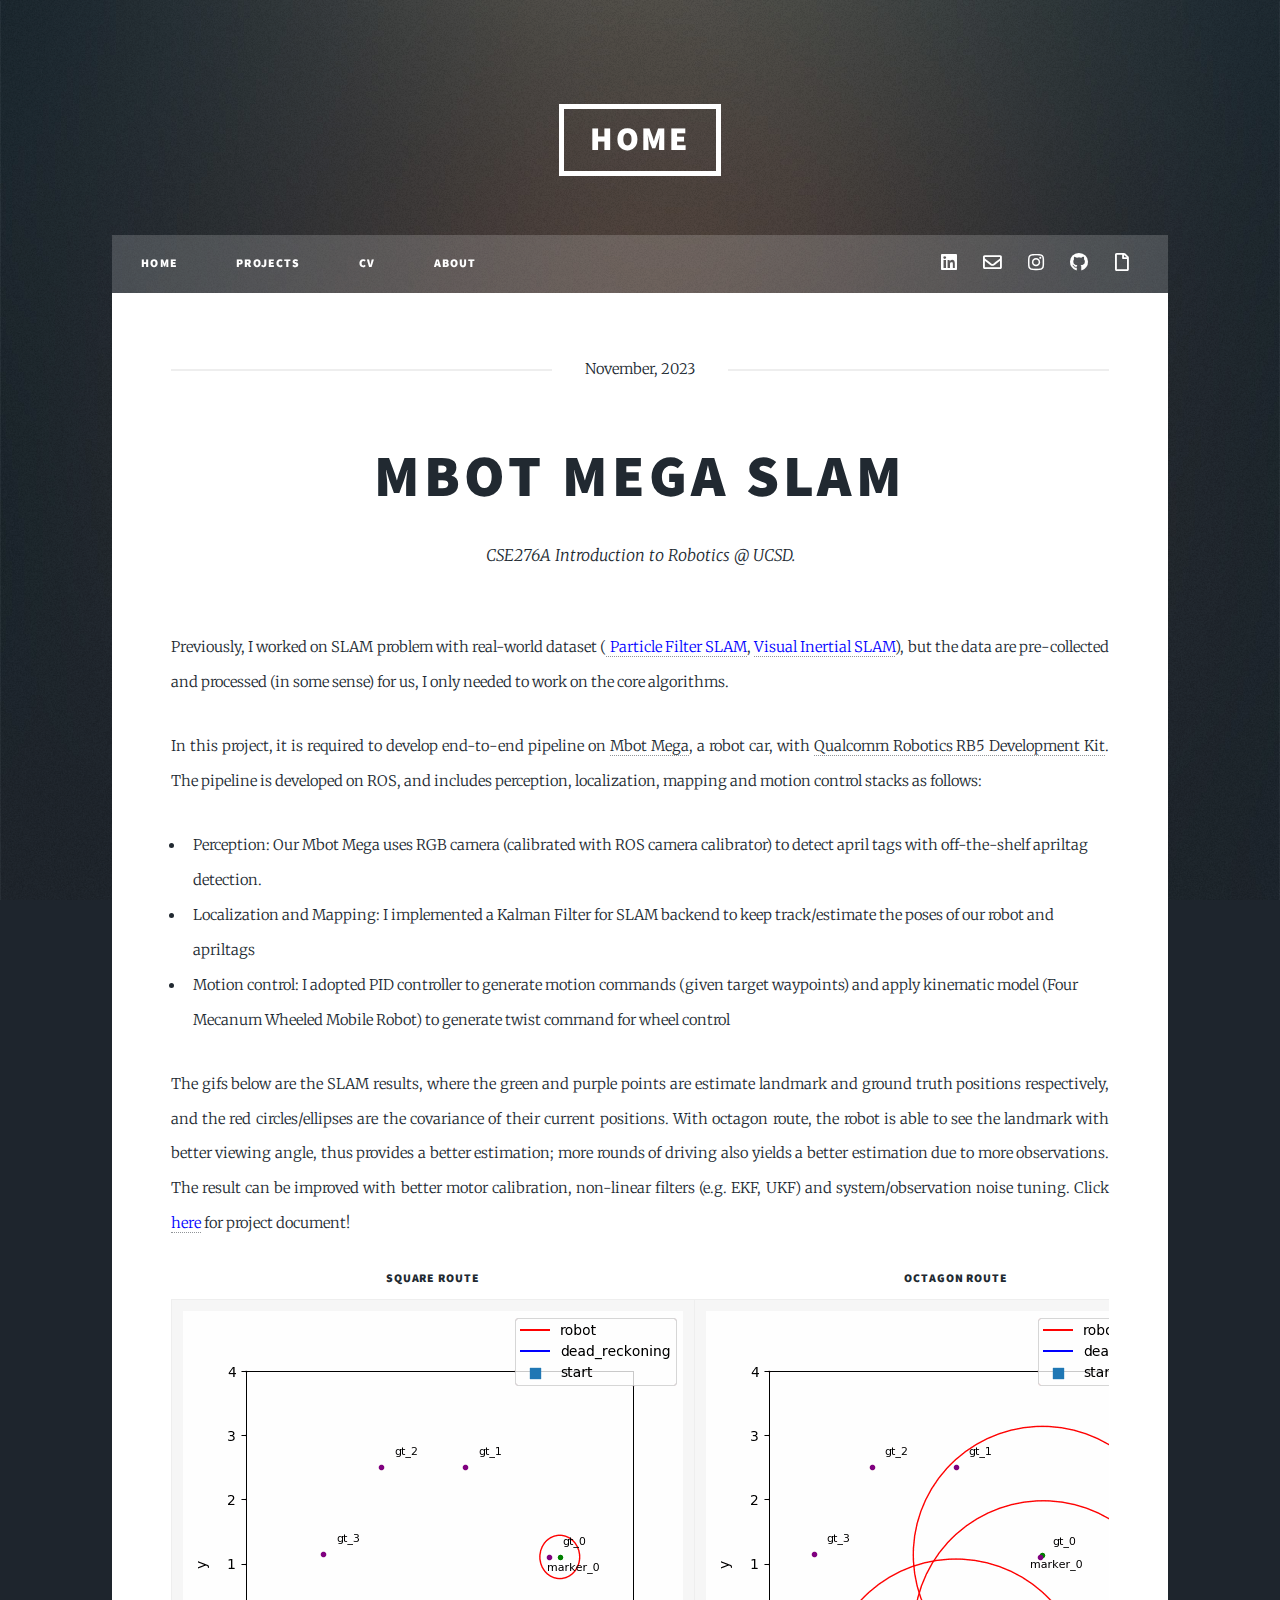
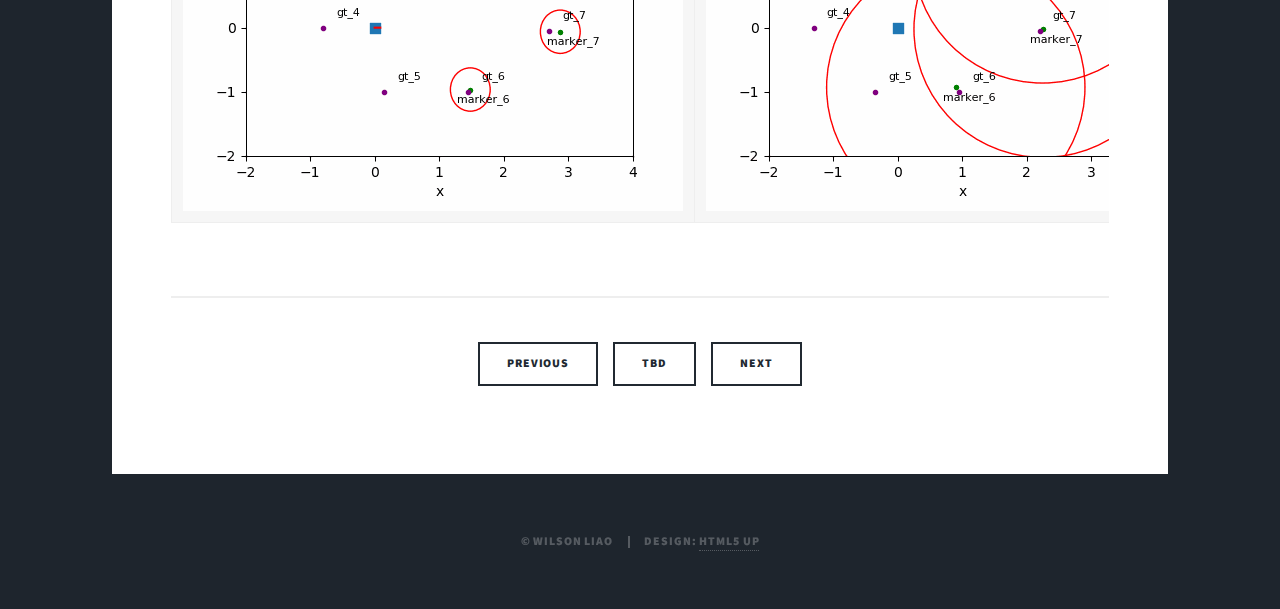
<file: rb5_slam.html>
<!DOCTYPE HTML>
<!--
	Massively by HTML5 UP
	html5up.net | @ajlkn
	Free for personal and commercial use under the CCA 3.0 license (html5up.net/license)
-->
<html>
	<head>
		<title>Wilson's page - Mbot Mega SLAM</title>
		<meta charset="utf-8" />
		<meta name="viewport" content="width=device-width, initial-scale=1, user-scalable=no" />
		<link rel="stylesheet" href="assets/css/main.css" />
		<noscript><link rel="stylesheet" href="assets/css/noscript.css" /></noscript>
	</head>
	<body class="is-preload">

		<!-- Wrapper -->
			<div id="wrapper">

				<!-- Header -->
					<header id="header">
						<a href="index.html" class="logo">Home</a>
					</header>

				<!-- Nav -->
				<nav id="nav">
					<ul class="links">
						<li><a href="index.html">Home</a></li>
						<li><a href="projects.html">Projects</a></li>
						<li><a href="assets/pdfs/Resume_Wilson.pdf">CV</a></li>
						<li><a href="about.html">About</a></li>
					</ul>
					<ul class="icons">
						<li><a href="https://www.linkedin.com/in/weilinliao/" class="icon brands fa-linkedin"><span class="label">Linkedin</span></a></li>
						<li><a href="mailto:willson310116@gmail.com" class="icon fa fa-envelope"><span class="label"></span></a></li>
						<li><a href="https://www.instagram.com/way_0915/" class="icon brands fa-instagram"><span class="label">Instagram</span></a></li>
						<li><a href="https://github.com/willson310116" class="icon brands fa-github"><span class="label">GitHub</span></a></li>
						<li><a href="assets/pdfs/Resume_Wilson.pdf" class="icon fa-solid fa-file"><span class="label">GitHub</span></a></li>
					</ul>
				</nav>

				<!-- Main -->
					<div id="main">

						<!-- Post -->
							<section class="post">
								<header class="major">
									<span class="date">November, 2023</span>
									<h1>Mbot Mega SLAM<br /></h1>
									<p>CSE276A Introduction to Robotics @ UCSD.</p>
								</header>
								<!-- <div class="image main"><img src="images/pic01.jpg" alt="" /></div> -->
								
								<p> 
									Previously, I worked on SLAM problem with real-world dataset (<a href="particle_filter_slam.html"><font color=blue> Particle Filter SLAM</font></a>,
									<a href="vi_slam.html"><font color=blue> Visual Inertial SLAM</font></a>),
									but the data are pre-collected and processed (in some sense) for us, I only needed to work on the core algorithms.

								</p>
								<p>	
									In this project, it is required to develop end-to-end pipeline on 
									<a href="https://www.makeblock.com/pages/mbot-mega-smart-remote-control-robot">Mbot Mega</a>, a robot car, with 
									<a href="https://www.qualcomm.com/developer/robotics-rb5-development-kit#overview">Qualcomm Robotics RB5 Development Kit</a>.
									The pipeline is developed on ROS, and includes perception, localization, mapping and motion control stacks as follows:
								</p>
								<p>
									<ul>
										<li>Perception: Our Mbot Mega uses RGB camera (calibrated with ROS camera calibrator) to detect april tags with off-the-shelf apriltag detection.</li>
										<li>Localization and Mapping: I implemented a Kalman Filter for SLAM backend to keep track/estimate the poses of our robot and apriltags</li>
										<li>Motion control: I adopted PID controller to generate motion commands (given target waypoints) and 
											apply kinematic model (Four Mecanum Wheeled Mobile Robot) to generate twist command for wheel control</li>
									</ul>
								</p>
								<p>	
									The gifs below are the SLAM results, where the green and purple points are estimate landmark and ground truth positions respectively,
									and the red circles/ellipses are the covariance of their current positions.
									With octagon route, the robot is able to see the landmark with better viewing angle, thus provides a better estimation;
									more rounds of driving also yields a better estimation due to more observations.
									The result can be improved with better motor calibration, non-linear filters (e.g. EKF, UKF) and system/observation noise tuning.
									Click <a href="assets/pdfs/rb5_report.pdf"> <font color=blue> here</font></a> for project document!
								</p>

								<div class="table-wrapper">
									<table class="alt">
										<thead>
											<tr>
												<th style="text-align: center; margin: 0 auto;">Square route</th>
												<th style="text-align: center; margin: 0 auto;">Octagon route</th>
											</tr>
										</thead>
										
										<tbody>
											<tr>
												
												<td><span><img src="assets/gifs/slam_4pt.gif" style="width: 500px; height: 500px; display: block; margin: 0 auto;"></td>
												<td><span><img src="assets/gifs/slam_8pt.gif" style="width: 500px; height: 500px; display: block; margin: 0 auto;"></td>
												
											
											</tr>
										</tbody>

									</table>
								</div>
								
								
									<hr />

								<ul class="actions special">
									<li><a href="space_invader.html" class="button">Previous</a></li>
									<li><a href="#" class="button">TBD</a></li>
									<li><a href="motion.html" class="button">Next</a></li>
								</ul>
								
								

							</section>

							<!-- <header id="header">
								<a href="index.html" class="logo">Home</a>
							</header> -->

							

							

					</div>

					
					

				
				<!-- Copyright -->
					<div id="copyright">
						<ul><li>&copy; Wilson Liao</li><li>Design: <a href="https://html5up.net">HTML5 UP</a></li></ul>
					</div>

			</div>

		<!-- Scripts -->
			<script src="assets/js/jquery.min.js"></script>
			<script src="assets/js/jquery.scrollex.min.js"></script>
			<script src="assets/js/jquery.scrolly.min.js"></script>
			<script src="assets/js/browser.min.js"></script>
			<script src="assets/js/breakpoints.min.js"></script>
			<script src="assets/js/util.js"></script>
			<script src="assets/js/main.js"></script>

	</body>
</html>
</file>
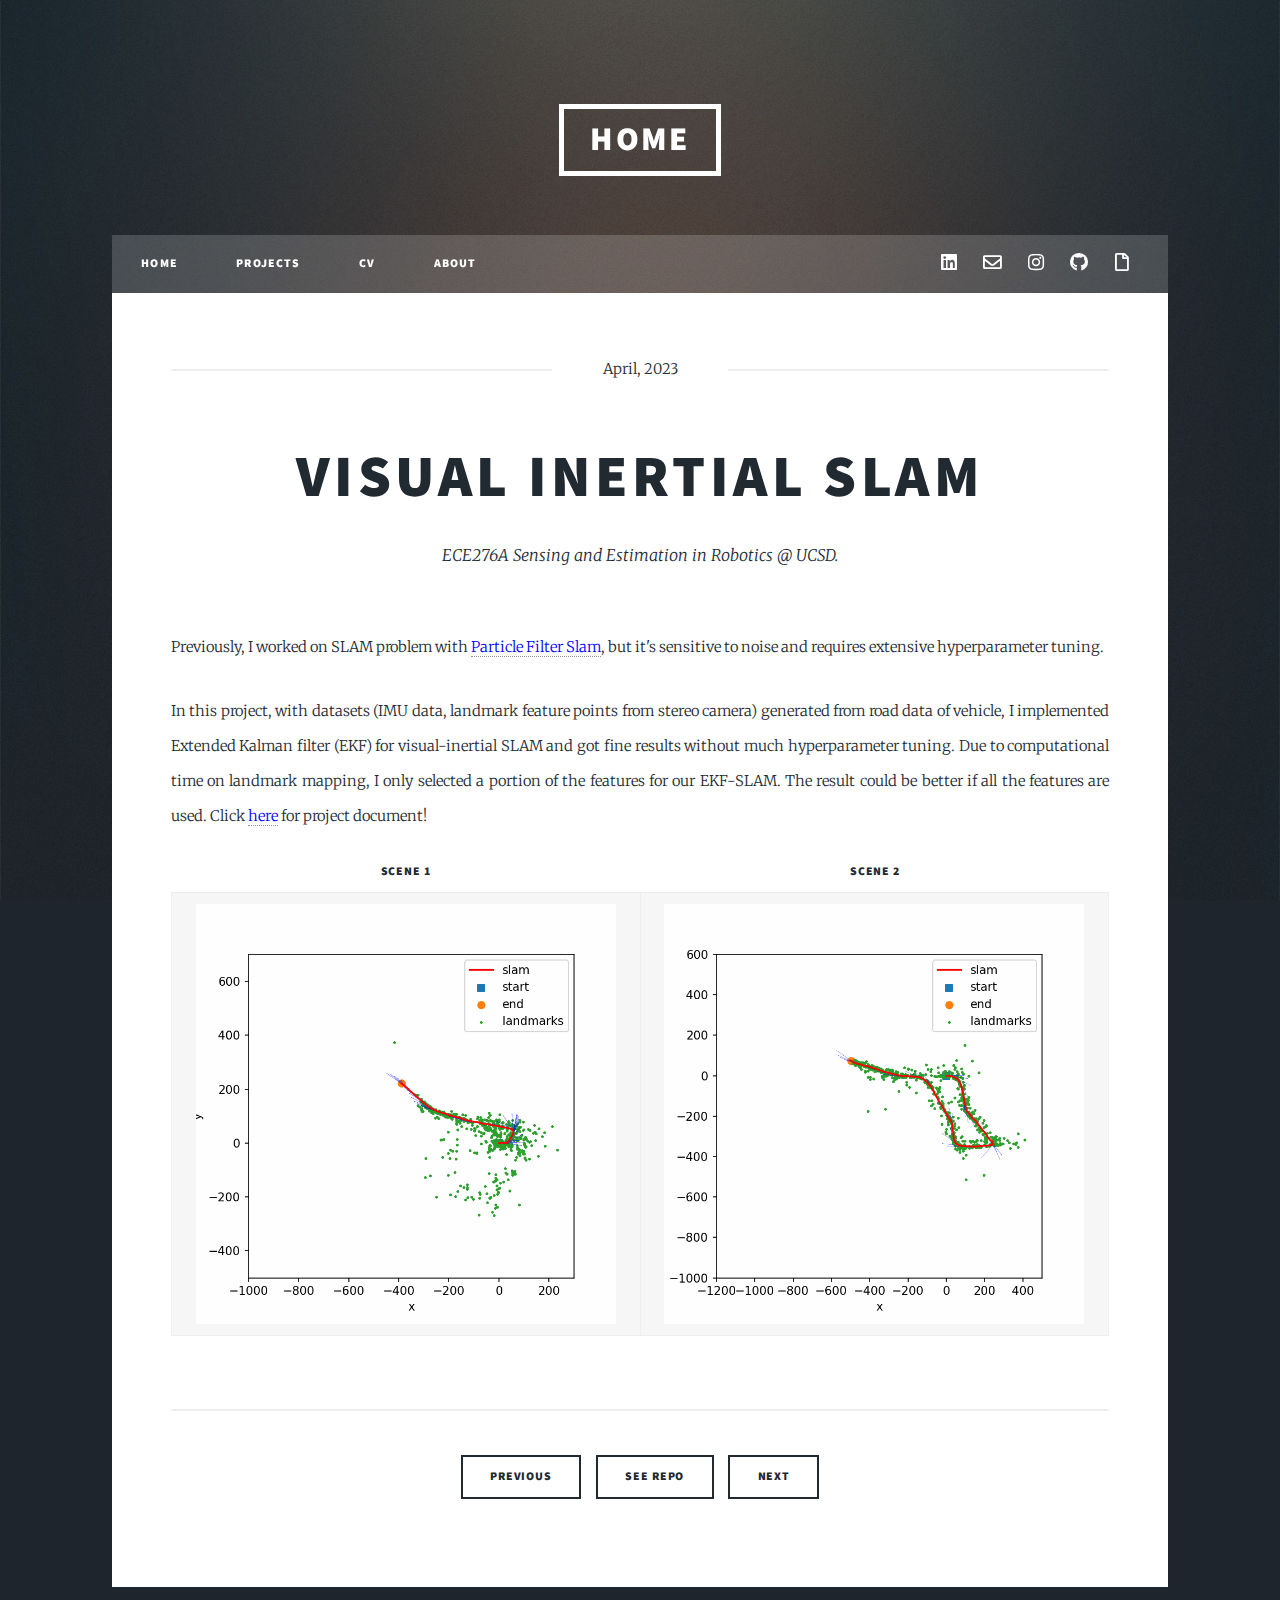
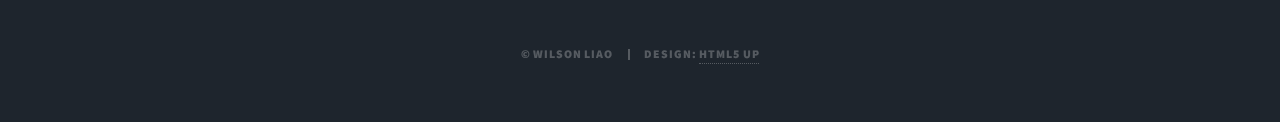
<file: vi_slam.html>
<!DOCTYPE HTML>
<!--
	Massively by HTML5 UP
	html5up.net | @ajlkn
	Free for personal and commercial use under the CCA 3.0 license (html5up.net/license)
-->
<html>
	<head>
		<title>Wilson's page - Visual Inertial SLAM</title>
		<meta charset="utf-8" />
		<meta name="viewport" content="width=device-width, initial-scale=1, user-scalable=no" />
		<link rel="stylesheet" href="assets/css/main.css" />
		<noscript><link rel="stylesheet" href="assets/css/noscript.css" /></noscript>
	</head>
	<body class="is-preload">

		<!-- Wrapper -->
			<div id="wrapper">

				<!-- Header -->
					<header id="header">
						<a href="index.html" class="logo">Home</a>
					</header>

				<!-- Nav -->
				<nav id="nav">
					<ul class="links">
						<li><a href="index.html">Home</a></li>
						<li><a href="projects.html">Projects</a></li>
						<li><a href="assets/pdfs/Resume_Wilson.pdf">CV</a></li>
						<li><a href="about.html">About</a></li>
					</ul>
					<ul class="icons">
						<li><a href="https://www.linkedin.com/in/weilinliao/" class="icon brands fa-linkedin"><span class="label">Linkedin</span></a></li>
						<li><a href="mailto:willson310116@gmail.com" class="icon fa fa-envelope"><span class="label"></span></a></li>
						<li><a href="https://www.instagram.com/way_0915/" class="icon brands fa-instagram"><span class="label">Instagram</span></a></li>
						<li><a href="https://github.com/willson310116" class="icon brands fa-github"><span class="label">GitHub</span></a></li>
						<li><a href="assets/pdfs/Resume_Wilson.pdf" class="icon fa-solid fa-file"><span class="label">GitHub</span></a></li>
					</ul>
				</nav>

				<!-- Main -->
					<div id="main">

						<!-- Post -->
							<section class="post">
								<header class="major">
									<span class="date">April, 2023</span>
									<h1>Visual Inertial SLAM<br /></h1>
									<p>ECE276A Sensing and Estimation in Robotics @ UCSD.</p>
								</header>
								<!-- <div class="image main"><img src="images/pic01.jpg" alt="" /></div> -->
								
								<p> 
									Previously, I worked on SLAM problem with  <a href="particle_filter_slam.html"><font color="blue"> Particle Filter Slam</font></a>, but it's sensitive to noise and requires extensive hyperparameter tuning.

								</p>
								<p>	
									In this project, with datasets (IMU data, landmark feature points from stereo camera) generated from road data of vehicle, I implemented Extended Kalman filter (EKF) for visual-inertial SLAM and got fine results without much hyperparameter tuning.
									Due to computational time on landmark mapping, I only selected a portion of the features for our EKF-SLAM. The result could be better if all the features are used.
									Click <a href="assets/pdfs/vislam_report.pdf"><font color="blue"> here</font></a> for project document!

								
								</p>

								<div class="table-wrapper">
									<table class="alt">
										<thead>
											<tr>
												<th style="text-align: center; margin: 0 auto;">Scene 1</th>
												<th style="text-align: center; margin: 0 auto;">Scene 2</th>
											</tr>
										</thead>
										
										<tbody>
											<tr>
												
												<td><span><img src="assets/gifs/vislam03.gif" style="width: 420px; height: 420px; display: block; margin: 0 auto;"></td>
												<td><span><img src="assets/gifs/vislam10.gif" style="width: 420px; height: 420px; display: block; margin: 0 auto;"></td>
												
											
											</tr>
										</tbody>

										

										<!-- <tbody>
											<tr>
												
												<td><span><img src="images/vislam_03.png" style="width: 420px; height: 420px; display: block; margin: 0 auto;"></td>
												<td><span><img src="images/vislam_10.png" style="width: 420px; height: 420px; display: block; margin: 0 auto;"></td>
											
											</tr>
										</tbody> -->
										
										<!-- <tfoot> -->
											<!-- <tr> -->
												<!-- <td colspan="2"></td> -->
												<!-- <td>100.00</td> -->
											<!-- </tr> -->
										<!-- </tfoot> -->
									</table>
								</div>
								
								
									<hr />

								<ul class="actions special">
									<li><a href="motion.html" class="button">Previous</a></li>
									<li><a href="https://github.com/willson310116/ECE276A_PR3/tree/master" class="button">See repo</a></li>
									<li><a href="particle_filter_slam.html" class="button">Next</a></li>
									
								</ul>

							</section>

							<!-- <header id="header">
								<a href="index.html" class="logo">Home</a>
							</header> -->

							

							

					</div>

					
					

				
				<!-- Copyright -->
					<div id="copyright">
						<ul><li>&copy; Wilson Liao</li><li>Design: <a href="https://html5up.net">HTML5 UP</a></li></ul>
					</div>

			</div>

		<!-- Scripts -->
			<script src="assets/js/jquery.min.js"></script>
			<script src="assets/js/jquery.scrollex.min.js"></script>
			<script src="assets/js/jquery.scrolly.min.js"></script>
			<script src="assets/js/browser.min.js"></script>
			<script src="assets/js/breakpoints.min.js"></script>
			<script src="assets/js/util.js"></script>
			<script src="assets/js/main.js"></script>

	</body>
</html>
</file>
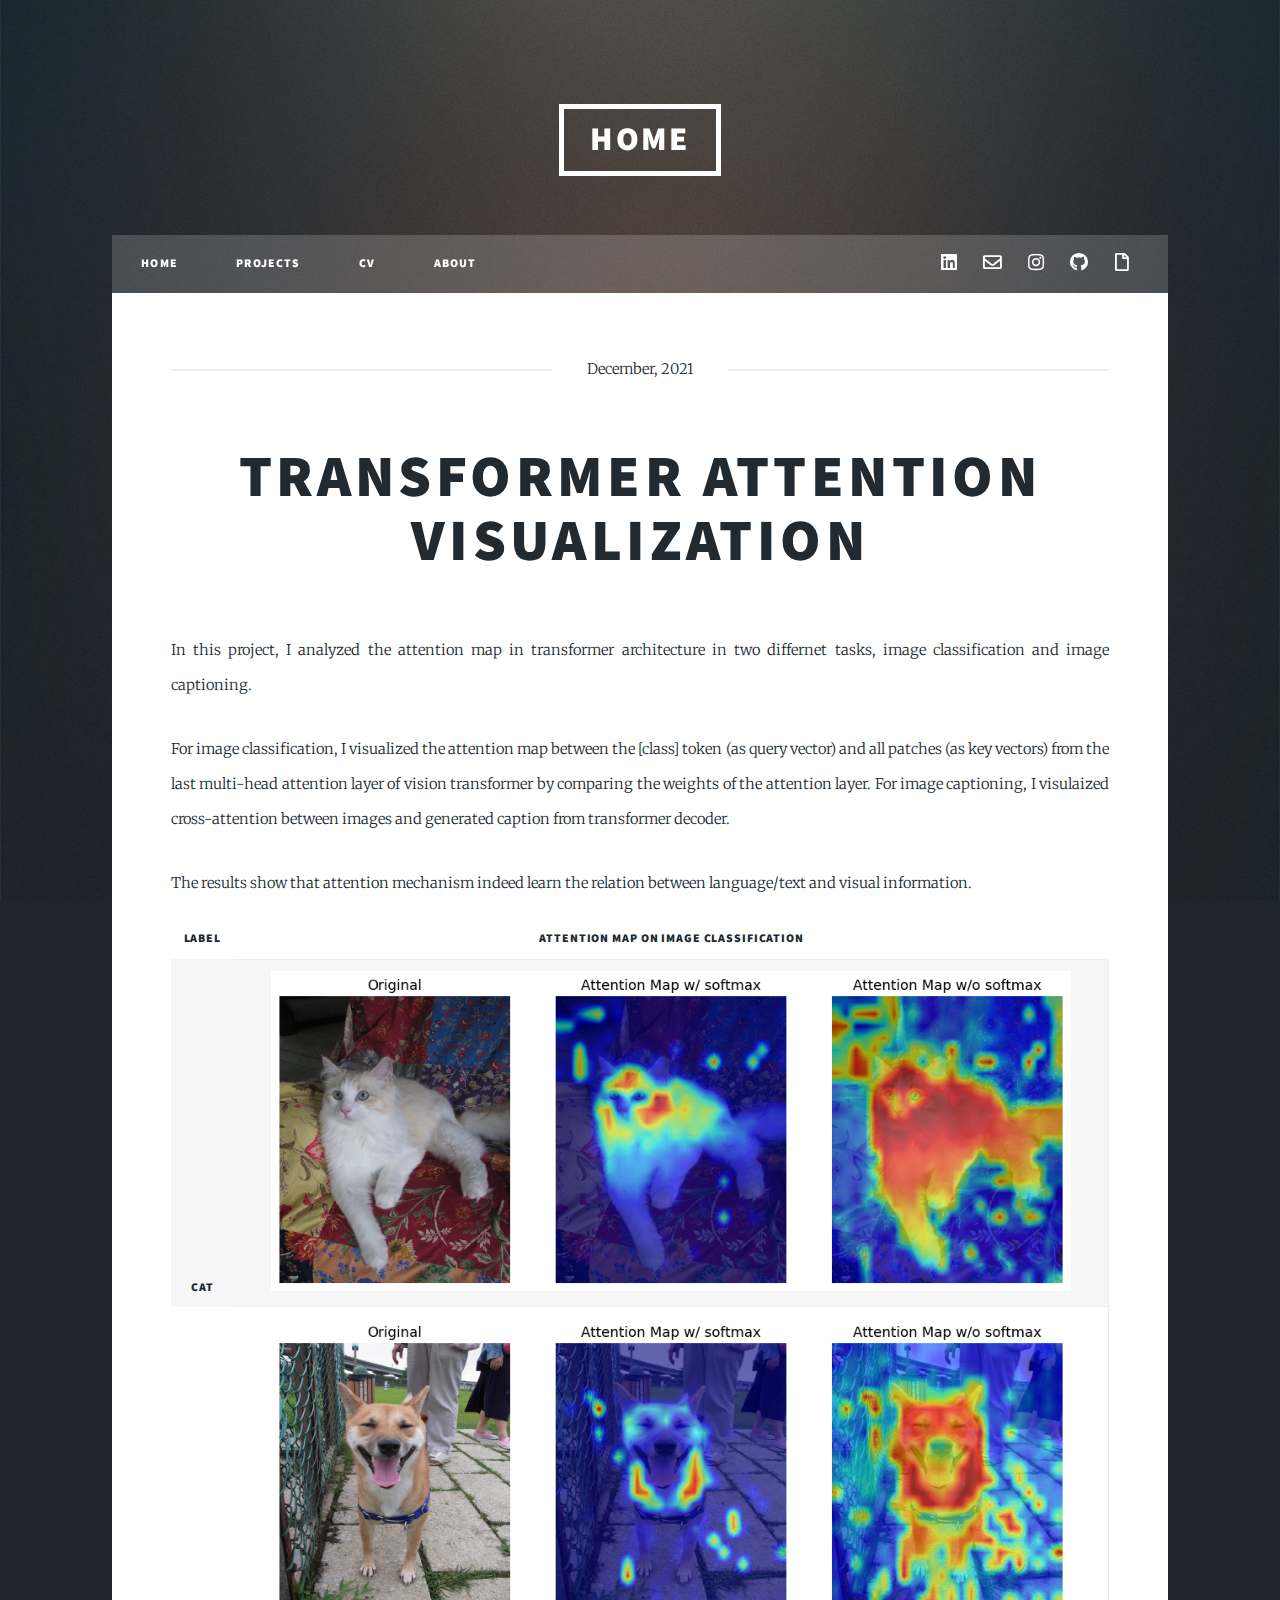
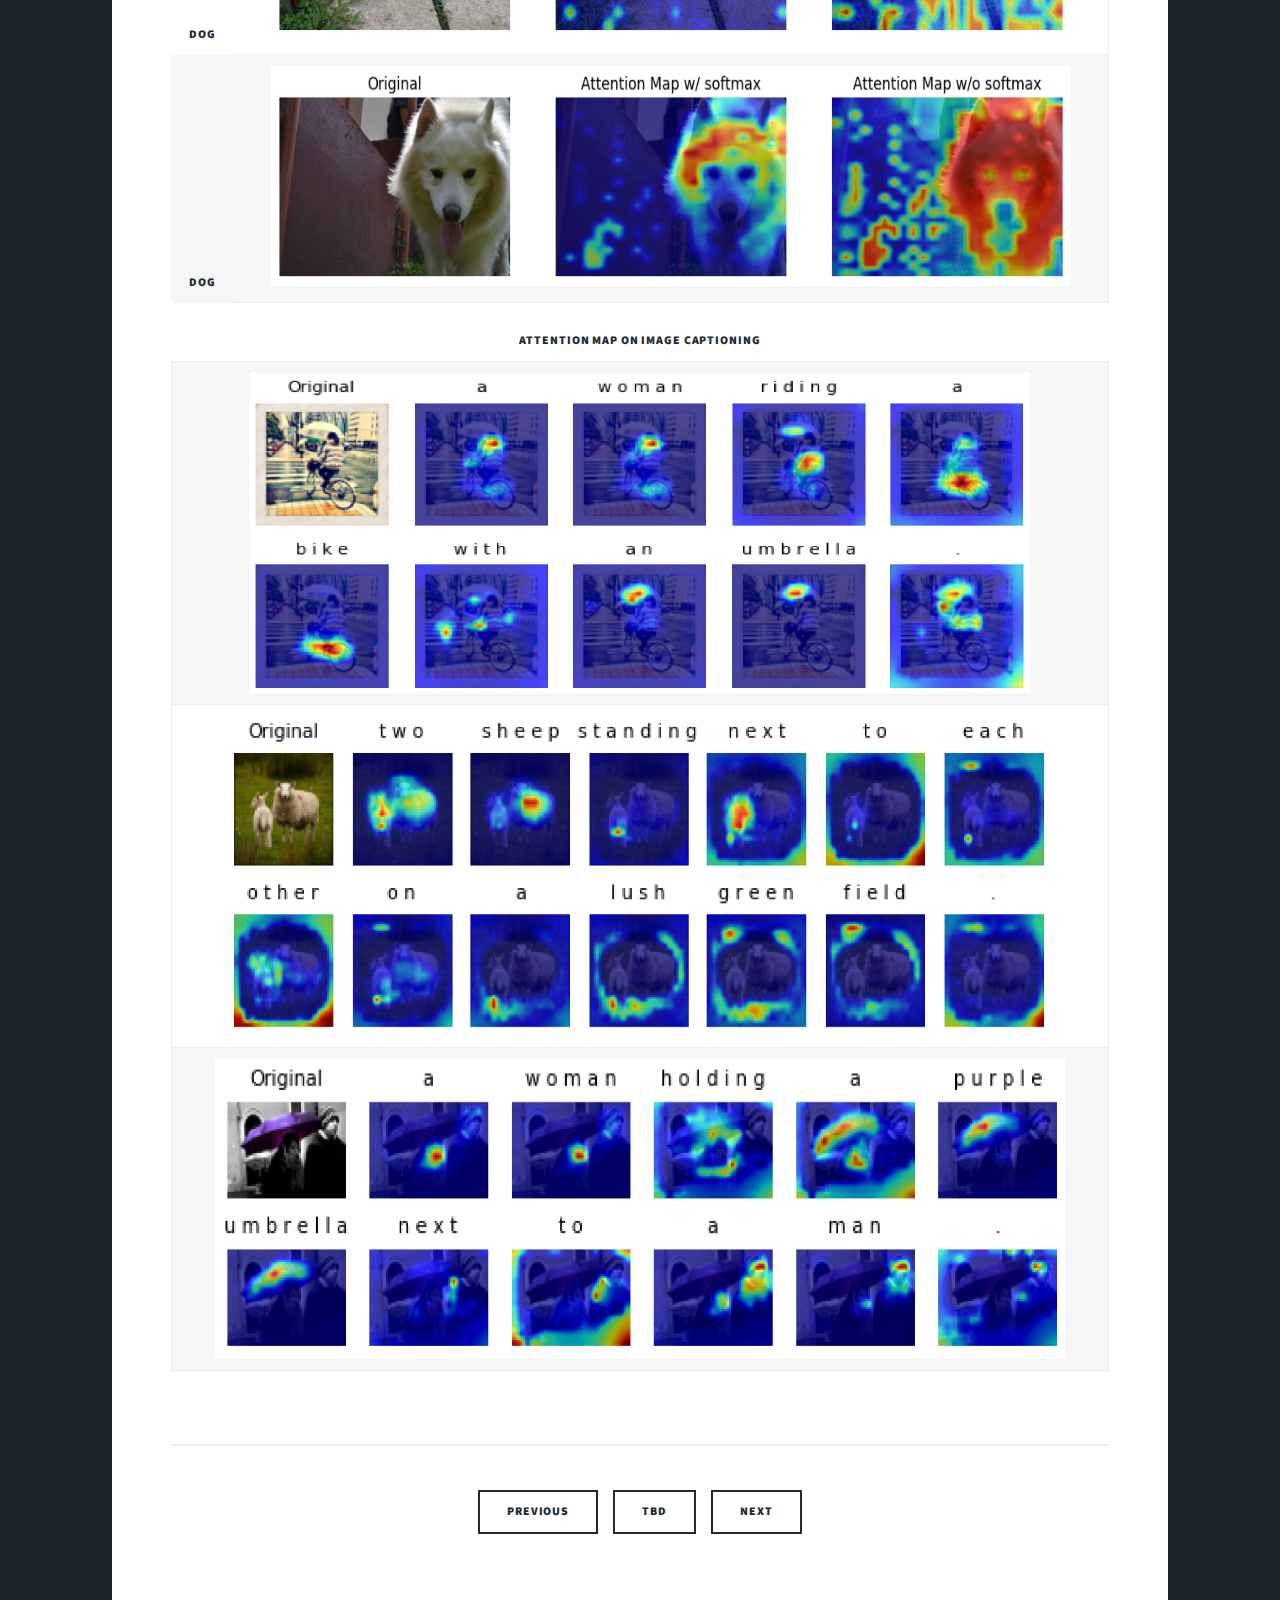
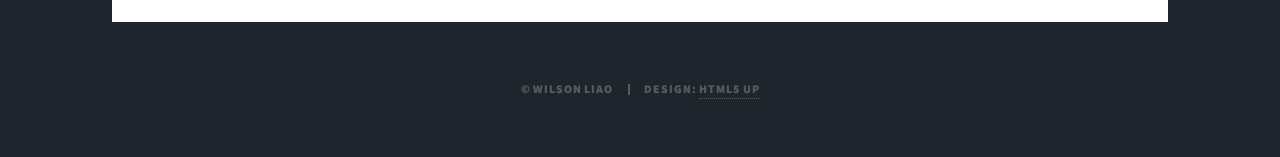
<file: vit.html>
<!DOCTYPE HTML>
<!--
	Massively by HTML5 UP
	html5up.net | @ajlkn
	Free for personal and commercial use under the CCA 3.0 license (html5up.net/license)
-->
<html>
	<head>
		<title>Wilson's page - Transformer Attention Visualization</title>
		<meta charset="utf-8" />
		<meta name="viewport" content="width=device-width, initial-scale=1, user-scalable=no" />
		<link rel="stylesheet" href="assets/css/main.css" />
		<noscript><link rel="stylesheet" href="assets/css/noscript.css" /></noscript>
	</head>
	<body class="is-preload">

		<!-- Wrapper -->
			<div id="wrapper">

				<!-- Header -->
					<header id="header">
						<a href="index.html" class="logo">Home</a>
					</header>

				<!-- Nav -->
				<nav id="nav">
					<ul class="links">
						<li><a href="index.html">Home</a></li>
						<li><a href="projects.html">Projects</a></li>
						<li><a href="assets/pdfs/Resume_Wilson.pdf">CV</a></li>
						<li><a href="about.html">About</a></li>
					</ul>
					<ul class="icons">
						<li><a href="https://www.linkedin.com/in/weilinliao/" class="icon brands fa-linkedin"><span class="label">Linkedin</span></a></li>
						<li><a href="mailto:willson310116@gmail.com" class="icon fa fa-envelope"><span class="label"></span></a></li>
						<li><a href="https://www.instagram.com/way_0915/" class="icon brands fa-instagram"><span class="label">Instagram</span></a></li>
						<li><a href="https://github.com/willson310116" class="icon brands fa-github"><span class="label">GitHub</span></a></li>
						<li><a href="assets/pdfs/Resume_Wilson.pdf" class="icon fa-solid fa-file"><span class="label">GitHub</span></a></li>
					</ul>
				</nav>

				<!-- Main -->
					<div id="main">

						<!-- Post -->
							<section class="post">
								<header class="major">
									<span class="date">December, 2021</span>
									<h1>Transformer Attention Visualization<br /></h1>
									<!-- <p>ECE276A Sensing and Estimation in Robotics @ NTU.</p> -->
								</header>
								<!-- <div class="image main"><img src="images/pic01.jpg" alt="" /></div> -->
								
								<!-- <p> 
									Previously, I worked on SLAM problem with  <a href="particle_filter_slam.html">Particle Filter Slam</a>, but it's sensitive to noise and requires extensive hyperparameter tuning.

								</p> -->
								<p>	
									<!-- In this project, with datasets (IMU data, stereo camera image) generated from road data of vechicle, I implemented extended Kalman filter (EKF) for visual-inertial SLAM and got fine results without much hyperparameter tuning.
									Due to computational time on landmark mapping, I only selected a portion of the features for our EKF-SLAM. The result could be better if all the features are used.
									Click <a href="assets/pdfs/vislam_report.pdf">here</a> for project document! -->
									In this project, I analyzed the attention map in transformer architecture in two differnet tasks, image classification and image captioning.
								</p>

								<p>
									For image classification, I visualized the attention map between the [class] token (as query vector) and all patches (as key vectors) from the last multi-head
									attention layer of vision transformer by comparing the weights of the attention layer.
								
									For image captioning, I visulaized cross-attention between images and generated caption from transformer decoder.
								</p>

								<p>
									The results show that attention mechanism indeed learn the relation between language/text and visual information.
								</p>

								<div class="table-wrapper">
									<table class="alt">
										<thead>
											<tr>
												<th style="text-align: center; margin: 0 auto;">Label</th>
												<th style="text-align: center; margin: 0 auto;">Attention Map on image classification</th>
											</tr>
										</thead>
										<tbody>
											<tr>
												<th style="text-align: center; margin: 0 auto;">cat</th>
												<td><span><img src="assets/images/vit_cat.png" style="width: 800px; height: 320px; display: block; margin: 0 auto;"></td>
											</tr>

											<tr>
												<th style="text-align: center; margin: 0 auto;">dog</th>
												<td><span><img src="assets/images/vit_dog.png" style="width: 800px; height: 320px; display: block; margin: 0 auto;"></td>
											</tr>

											<tr>
												<th style="text-align: center; margin: 0 auto;">dog</th>
												<td><span><img src="assets/images/vit_wolf.png" style="width: 800px; height: 220px; display: block; margin: 0 auto;"></td>
											</tr>
										</tbody>

									</table>
								</div>

								<div class="table-wrapper">
									<table class="alt">
										<thead>
											<tr>
												<!-- <th style="text-align: center; margin: 0 auto;">Label</th> -->
												<th style="text-align: center; margin: 0 auto;">Attention Map on image captioning</th>
											</tr>
										</thead>
										<tbody>
											<tr>
												<!-- <th style="text-align: center; margin: 0 auto;">A woman riding a bike with an umbrella.</th> -->
												<td><span><img src="assets/images/vit_bile.png" style="width: 780px; height: 320px; display: block; margin: 0 auto;"></td>
											</tr>
											<!-- <tr>
												<th style="text-align: center; margin: 0 auto;">A young girl holding a slice of pizza in her hands.</th>
												<td><span><img src="images/vit_pizza.png" style="width: 800px; height: 320px; display: block; margin: 0 auto;"></td>
											</tr> -->
											<tr>
												<!-- <th style="text-align: center; margin: 0 auto;">Two sheep standing next to each other on a lush green field.</th> -->
												<td><span><img src="assets/images/vit_sheep.png" style="width: 820px; height: 320px; display: block; margin: 0 auto;"></td>
											</tr>
											<!-- <tr>
												<th style="text-align: center; margin: 0 auto;">Two people on skis standing in the snow.</th>
												<td><span><img src="images/vit_ski.png" style="width: 800px; height: 320px; display: block; margin: 0 auto;"></td>
											</tr> -->
											<tr>
												<!-- <th style="text-align: center; margin: 0 auto;">A woman holding a purple umbrella next to a man.</th> -->
												<td><span><img src="assets/images/vit_umbrella.png" style="width: 850px; height: 300px; display: block; margin: 0 auto;"></td>
											</tr>


									</table>
								</div>
								
								
									<hr />

								<ul class="actions special">
									<li><a href="particle_filter_slam.html" class="button">Previous</a></li>
									<li><a href="#" class="button">TBD</a></li>
									<li><a href="#" class="button">Next</a></li>
								</ul>

							</section>

							<!-- <header id="header">
								<a href="index.html" class="logo">Home</a>
							</header> -->

							

							

					</div>

					
					

				
				<!-- Copyright -->
					<div id="copyright">
						<ul><li>&copy; Wilson Liao</li><li>Design: <a href="https://html5up.net">HTML5 UP</a></li></ul>
					</div>

			</div>

		<!-- Scripts -->
			<script src="assets/js/jquery.min.js"></script>
			<script src="assets/js/jquery.scrollex.min.js"></script>
			<script src="assets/js/jquery.scrolly.min.js"></script>
			<script src="assets/js/browser.min.js"></script>
			<script src="assets/js/breakpoints.min.js"></script>
			<script src="assets/js/util.js"></script>
			<script src="assets/js/main.js"></script>

	</body>
</html>
</file>
<file: assets/css/main.css>
@import url(fontawesome-all.min.css);
@import url("https://fonts.googleapis.com/css?family=Merriweather:300,700,300italic,700italic|Source+Sans+Pro:900");

/*
	Massively by HTML5 UP
	html5up.net | @ajlkn
	Free for personal and commercial use under the CCA 3.0 license (html5up.net/license)
*/

html, body, div, span, applet, object,
iframe, h1, h2, h3, h4, h5, h6, p, blockquote,
pre, a, abbr, acronym, address, big, cite,
code, del, dfn, em, img, ins, kbd, q, s, samp,
small, strike, strong, sub, sup, tt, var, b,
u, i, center, dl, dt, dd, ol, ul, li, fieldset,
form, label, legend, table, caption, tbody,
tfoot, thead, tr, th, td, article, aside,
canvas, details, embed, figure, figcaption,
footer, header, hgroup, menu, nav, output, ruby,
section, summary, time, mark, audio, video {
	margin: 0;
	padding: 0;
	border: 0;
	font-size: 100%;
	font: inherit;
	vertical-align: baseline;}

article, aside, details, figcaption, figure,
footer, header, hgroup, menu, nav, section {
	display: block;}

body {
	line-height: 1;
}

ol, ul {
	list-style: none;
}

blockquote, q {
	quotes: none;
}

	blockquote:before, blockquote:after, q:before, q:after {
		content: '';
		content: none;
	}

table {
	border-collapse: collapse;
	border-spacing: 0;
}

body {
	-webkit-text-size-adjust: none;
}

mark {
	background-color: transparent;
	color: inherit;
}

input::-moz-focus-inner {
	border: 0;
	padding: 0;
}

input, select, textarea {
	-moz-appearance: none;
	-webkit-appearance: none;
	-ms-appearance: none;
	appearance: none;
}

/* Basic */

	@-ms-viewport {
		width: device-width;
	}

	body {
		-ms-overflow-style: scrollbar;
	}

	@media screen and (max-width: 480px) {

		html, body {
			min-width: 320px;
		}

	}

	html {
		box-sizing: border-box;
	}

	*, *:before, *:after {
		box-sizing: inherit;
	}

	body {
		background-color: #1e252d;
	}

		body.is-preload *, body.is-preload *:before, body.is-preload *:after {
			-moz-animation: none !important;
			-webkit-animation: none !important;
			-ms-animation: none !important;
			animation: none !important;
			-moz-transition: none !important;
			-webkit-transition: none !important;
			-ms-transition: none !important;
			transition: none !important;
		}

/* Type */

	html {
		font-size: 16pt;
	}

		@media screen and (max-width: 1680px) {

			html {
				font-size: 12pt;
			}

		}

		@media screen and (max-width: 1280px) {

			html {
				font-size: 11pt;
			}

		}

		@media screen and (max-width: 360px) {

			html {
				font-size: 10pt;
			}

		}

	body {
		color: #212931;
	}

	body, input, select, textarea {
		font-family: "Merriweather", Georgia, serif;
		font-weight: 300;
		font-size: 1rem;
		line-height: 2.375;
	}

	a {
		-moz-transition: color 0.2s ease-in-out, background-color 0.2s ease-in-out, border-color 0.2s ease-in-out, box-shadow 0.2s ease-in-out;
		-webkit-transition: color 0.2s ease-in-out, background-color 0.2s ease-in-out, border-color 0.2s ease-in-out, box-shadow 0.2s ease-in-out;
		-ms-transition: color 0.2s ease-in-out, background-color 0.2s ease-in-out, border-color 0.2s ease-in-out, box-shadow 0.2s ease-in-out;
		transition: color 0.2s ease-in-out, background-color 0.2s ease-in-out, border-color 0.2s ease-in-out, box-shadow 0.2s ease-in-out;
		border-bottom: dotted 1px;
		text-decoration: none;
	}

		a:hover {
			border-bottom-color: transparent;
		}

	strong, b {
		font-weight: 600;
	}

	em, i {
		font-style: italic;
	}

	p {
		text-align: justify;
		margin: 0 0 2rem 0;
	}

	h1, h2, h3, h4, h5, h6 {
		font-family: "Source Sans Pro", Helvetica, sans-serif;
		font-weight: 900;
		line-height: 1.5;
		letter-spacing: 0.075em;
		text-transform: uppercase;
		margin: 0 0 1rem 0;
	}

		h1 a, h2 a, h3 a, h4 a, h5 a, h6 a {
			border-bottom: 0;
			color: inherit;
			text-decoration: none;
		}

	h1 {
		font-size: 4rem;
		line-height: 1.1;
		margin: 0 0 2rem 0;
	}

	h2 {
		font-size: 1.75rem;
		line-height: 1.3;
		margin: 0 0 1.5rem 0;
	}

	h3 {
		font-size: 1.25rem;
		margin: 0 0 1.5rem 0;
	}

	h4 {
		font-size: 1rem;
	}

	h5 {
		font-size: 0.9rem;
	}

	h6 {
		font-size: 0.8rem;
	}

	sub {
		font-size: 0.8rem;
		position: relative;
		top: 0.5rem;
	}

	sup {
		font-size: 0.8rem;
		position: relative;
		top: -0.5rem;
	}

	blockquote {
		border-left: solid 4px;
		font-style: italic;
		margin: 0 0 2rem 0;
		padding: 0.5rem 0 0.5rem 2rem;
	}

	code {
		border: solid 2px;
		font-family: "Courier New", monospace;
		font-size: 0.9rem;
		margin: 0 0.25rem;
		padding: 0.25rem 0.65rem;
	}

	pre {
		-webkit-overflow-scrolling: touch;
		font-family: "Courier New", monospace;
		font-size: 0.9rem;
		margin: 0 0 2rem 0;
	}

		pre code {
			display: block;
			line-height: 1.75;
			padding: 1rem 1.5rem;
			overflow-x: auto;
		}

	hr {
		border: 0;
		border-bottom: solid 2px;
		margin: 3rem 0;
	}

		hr.major {
			margin: 5rem 0;
		}

	.align-left {
		text-align: left;
	}

	.align-center {
		text-align: center;
	}

	.align-right {
		text-align: right;
	}

	input, select, textarea {
		color: #212931;
	}

	a {
		color: #212931;
		border-bottom-color: rgba(33, 41, 49, 0.5);
	}

		a:hover {
			border-bottom-color: transparent;
			color: #18bfef !important;
		}

	strong, b {
		color: #212931;
	}

	h1, h2, h3, h4, h5, h6 {
		color: #212931;
	}

	blockquote {
		border-left-color: #eeeeee;
	}

	code {
		background: rgba(220, 220, 220, 0.25);
		border-color: #eeeeee;
	}

	hr {
		border-bottom-color: #eeeeee;
	}

/* Row */

	.row {
		display: flex;
		flex-wrap: wrap;
		box-sizing: border-box;
		align-items: stretch;
	}

		.row > * {
			box-sizing: border-box;
		}

		.row.gtr-uniform > * > :last-child {
			margin-bottom: 0;
		}

		.row.aln-left {
			justify-content: flex-start;
		}

		.row.aln-center {
			justify-content: center;
		}

		.row.aln-right {
			justify-content: flex-end;
		}

		.row.aln-top {
			align-items: flex-start;
		}

		.row.aln-middle {
			align-items: center;
		}

		.row.aln-bottom {
			align-items: flex-end;
		}

		.row > .imp {
			order: -1;
		}

		.row > .col-1 {
			width: 8.33333%;
		}

		.row > .off-1 {
			margin-left: 8.33333%;
		}

		.row > .col-2 {
			width: 16.66667%;
		}

		.row > .off-2 {
			margin-left: 16.66667%;
		}

		.row > .col-3 {
			width: 25%;
		}

		.row > .off-3 {
			margin-left: 25%;
		}

		.row > .col-4 {
			width: 33.33333%;
		}

		.row > .off-4 {
			margin-left: 33.33333%;
		}

		.row > .col-5 {
			width: 41.66667%;
		}

		.row > .off-5 {
			margin-left: 41.66667%;
		}

		.row > .col-6 {
			width: 50%;
		}

		.row > .off-6 {
			margin-left: 50%;
		}

		.row > .col-7 {
			width: 58.33333%;
		}

		.row > .off-7 {
			margin-left: 58.33333%;
		}

		.row > .col-8 {
			width: 66.66667%;
		}

		.row > .off-8 {
			margin-left: 66.66667%;
		}

		.row > .col-9 {
			width: 75%;
		}

		.row > .off-9 {
			margin-left: 75%;
		}

		.row > .col-10 {
			width: 83.33333%;
		}

		.row > .off-10 {
			margin-left: 83.33333%;
		}

		.row > .col-11 {
			width: 91.66667%;
		}

		.row > .off-11 {
			margin-left: 91.66667%;
		}

		.row > .col-12 {
			width: 100%;
		}

		.row > .off-12 {
			margin-left: 100%;
		}

		.row.gtr-0 {
			margin-top: 0;
			margin-left: 0rem;
		}

			.row.gtr-0 > * {
				padding: 0 0 0 0rem;
			}

			.row.gtr-0.gtr-uniform {
				margin-top: 0rem;
			}

				.row.gtr-0.gtr-uniform > * {
					padding-top: 0rem;
				}

		.row.gtr-25 {
			margin-top: 0;
			margin-left: -0.375rem;
		}

			.row.gtr-25 > * {
				padding: 0 0 0 0.375rem;
			}

			.row.gtr-25.gtr-uniform {
				margin-top: -0.375rem;
			}

				.row.gtr-25.gtr-uniform > * {
					padding-top: 0.375rem;
				}

		.row.gtr-50 {
			margin-top: 0;
			margin-left: -0.75rem;
		}

			.row.gtr-50 > * {
				padding: 0 0 0 0.75rem;
			}

			.row.gtr-50.gtr-uniform {
				margin-top: -0.75rem;
			}

				.row.gtr-50.gtr-uniform > * {
					padding-top: 0.75rem;
				}

		.row {
			margin-top: 0;
			margin-left: -1.5rem;
		}

			.row > * {
				padding: 0 0 0 1.5rem;
			}

			.row.gtr-uniform {
				margin-top: -1.5rem;
			}

				.row.gtr-uniform > * {
					padding-top: 1.5rem;
				}

		.row.gtr-150 {
			margin-top: 0;
			margin-left: -2.25rem;
		}

			.row.gtr-150 > * {
				padding: 0 0 0 2.25rem;
			}

			.row.gtr-150.gtr-uniform {
				margin-top: -2.25rem;
			}

				.row.gtr-150.gtr-uniform > * {
					padding-top: 2.25rem;
				}

		.row.gtr-200 {
			margin-top: 0;
			margin-left: -3rem;
		}

			.row.gtr-200 > * {
				padding: 0 0 0 3rem;
			}

			.row.gtr-200.gtr-uniform {
				margin-top: -3rem;
			}

				.row.gtr-200.gtr-uniform > * {
					padding-top: 3rem;
				}

		@media screen and (max-width: 1680px) {

			.row {
				display: flex;
				flex-wrap: wrap;
				box-sizing: border-box;
				align-items: stretch;
			}

				.row > * {
					box-sizing: border-box;
				}

				.row.gtr-uniform > * > :last-child {
					margin-bottom: 0;
				}

				.row.aln-left {
					justify-content: flex-start;
				}

				.row.aln-center {
					justify-content: center;
				}

				.row.aln-right {
					justify-content: flex-end;
				}

				.row.aln-top {
					align-items: flex-start;
				}

				.row.aln-middle {
					align-items: center;
				}

				.row.aln-bottom {
					align-items: flex-end;
				}

				.row > .imp-xlarge {
					order: -1;
				}

				.row > .col-1-xlarge {
					width: 8.33333%;
				}

				.row > .off-1-xlarge {
					margin-left: 8.33333%;
				}

				.row > .col-2-xlarge {
					width: 16.66667%;
				}

				.row > .off-2-xlarge {
					margin-left: 16.66667%;
				}

				.row > .col-3-xlarge {
					width: 25%;
				}

				.row > .off-3-xlarge {
					margin-left: 25%;
				}

				.row > .col-4-xlarge {
					width: 33.33333%;
				}

				.row > .off-4-xlarge {
					margin-left: 33.33333%;
				}

				.row > .col-5-xlarge {
					width: 41.66667%;
				}

				.row > .off-5-xlarge {
					margin-left: 41.66667%;
				}

				.row > .col-6-xlarge {
					width: 50%;
				}

				.row > .off-6-xlarge {
					margin-left: 50%;
				}

				.row > .col-7-xlarge {
					width: 58.33333%;
				}

				.row > .off-7-xlarge {
					margin-left: 58.33333%;
				}

				.row > .col-8-xlarge {
					width: 66.66667%;
				}

				.row > .off-8-xlarge {
					margin-left: 66.66667%;
				}

				.row > .col-9-xlarge {
					width: 75%;
				}

				.row > .off-9-xlarge {
					margin-left: 75%;
				}

				.row > .col-10-xlarge {
					width: 83.33333%;
				}

				.row > .off-10-xlarge {
					margin-left: 83.33333%;
				}

				.row > .col-11-xlarge {
					width: 91.66667%;
				}

				.row > .off-11-xlarge {
					margin-left: 91.66667%;
				}

				.row > .col-12-xlarge {
					width: 100%;
				}

				.row > .off-12-xlarge {
					margin-left: 100%;
				}

				.row.gtr-0 {
					margin-top: 0;
					margin-left: 0rem;
				}

					.row.gtr-0 > * {
						padding: 0 0 0 0rem;
					}

					.row.gtr-0.gtr-uniform {
						margin-top: 0rem;
					}

						.row.gtr-0.gtr-uniform > * {
							padding-top: 0rem;
						}

				.row.gtr-25 {
					margin-top: 0;
					margin-left: -0.375rem;
				}

					.row.gtr-25 > * {
						padding: 0 0 0 0.375rem;
					}

					.row.gtr-25.gtr-uniform {
						margin-top: -0.375rem;
					}

						.row.gtr-25.gtr-uniform > * {
							padding-top: 0.375rem;
						}

				.row.gtr-50 {
					margin-top: 0;
					margin-left: -0.75rem;
				}

					.row.gtr-50 > * {
						padding: 0 0 0 0.75rem;
					}

					.row.gtr-50.gtr-uniform {
						margin-top: -0.75rem;
					}

						.row.gtr-50.gtr-uniform > * {
							padding-top: 0.75rem;
						}

				.row {
					margin-top: 0;
					margin-left: -1.5rem;
				}

					.row > * {
						padding: 0 0 0 1.5rem;
					}

					.row.gtr-uniform {
						margin-top: -1.5rem;
					}

						.row.gtr-uniform > * {
							padding-top: 1.5rem;
						}

				.row.gtr-150 {
					margin-top: 0;
					margin-left: -2.25rem;
				}

					.row.gtr-150 > * {
						padding: 0 0 0 2.25rem;
					}

					.row.gtr-150.gtr-uniform {
						margin-top: -2.25rem;
					}

						.row.gtr-150.gtr-uniform > * {
							padding-top: 2.25rem;
						}

				.row.gtr-200 {
					margin-top: 0;
					margin-left: -3rem;
				}

					.row.gtr-200 > * {
						padding: 0 0 0 3rem;
					}

					.row.gtr-200.gtr-uniform {
						margin-top: -3rem;
					}

						.row.gtr-200.gtr-uniform > * {
							padding-top: 3rem;
						}

		}

		@media screen and (max-width: 1280px) {

			.row {
				display: flex;
				flex-wrap: wrap;
				box-sizing: border-box;
				align-items: stretch;
			}

				.row > * {
					box-sizing: border-box;
				}

				.row.gtr-uniform > * > :last-child {
					margin-bottom: 0;
				}

				.row.aln-left {
					justify-content: flex-start;
				}

				.row.aln-center {
					justify-content: center;
				}

				.row.aln-right {
					justify-content: flex-end;
				}

				.row.aln-top {
					align-items: flex-start;
				}

				.row.aln-middle {
					align-items: center;
				}

				.row.aln-bottom {
					align-items: flex-end;
				}

				.row > .imp-large {
					order: -1;
				}

				.row > .col-1-large {
					width: 8.33333%;
				}

				.row > .off-1-large {
					margin-left: 8.33333%;
				}

				.row > .col-2-large {
					width: 16.66667%;
				}

				.row > .off-2-large {
					margin-left: 16.66667%;
				}

				.row > .col-3-large {
					width: 25%;
				}

				.row > .off-3-large {
					margin-left: 25%;
				}

				.row > .col-4-large {
					width: 33.33333%;
				}

				.row > .off-4-large {
					margin-left: 33.33333%;
				}

				.row > .col-5-large {
					width: 41.66667%;
				}

				.row > .off-5-large {
					margin-left: 41.66667%;
				}

				.row > .col-6-large {
					width: 50%;
				}

				.row > .off-6-large {
					margin-left: 50%;
				}

				.row > .col-7-large {
					width: 58.33333%;
				}

				.row > .off-7-large {
					margin-left: 58.33333%;
				}

				.row > .col-8-large {
					width: 66.66667%;
				}

				.row > .off-8-large {
					margin-left: 66.66667%;
				}

				.row > .col-9-large {
					width: 75%;
				}

				.row > .off-9-large {
					margin-left: 75%;
				}

				.row > .col-10-large {
					width: 83.33333%;
				}

				.row > .off-10-large {
					margin-left: 83.33333%;
				}

				.row > .col-11-large {
					width: 91.66667%;
				}

				.row > .off-11-large {
					margin-left: 91.66667%;
				}

				.row > .col-12-large {
					width: 100%;
				}

				.row > .off-12-large {
					margin-left: 100%;
				}

				.row.gtr-0 {
					margin-top: 0;
					margin-left: 0rem;
				}

					.row.gtr-0 > * {
						padding: 0 0 0 0rem;
					}

					.row.gtr-0.gtr-uniform {
						margin-top: 0rem;
					}

						.row.gtr-0.gtr-uniform > * {
							padding-top: 0rem;
						}

				.row.gtr-25 {
					margin-top: 0;
					margin-left: -0.375rem;
				}

					.row.gtr-25 > * {
						padding: 0 0 0 0.375rem;
					}

					.row.gtr-25.gtr-uniform {
						margin-top: -0.375rem;
					}

						.row.gtr-25.gtr-uniform > * {
							padding-top: 0.375rem;
						}

				.row.gtr-50 {
					margin-top: 0;
					margin-left: -0.75rem;
				}

					.row.gtr-50 > * {
						padding: 0 0 0 0.75rem;
					}

					.row.gtr-50.gtr-uniform {
						margin-top: -0.75rem;
					}

						.row.gtr-50.gtr-uniform > * {
							padding-top: 0.75rem;
						}

				.row {
					margin-top: 0;
					margin-left: -1.5rem;
				}

					.row > * {
						padding: 0 0 0 1.5rem;
					}

					.row.gtr-uniform {
						margin-top: -1.5rem;
					}

						.row.gtr-uniform > * {
							padding-top: 1.5rem;
						}

				.row.gtr-150 {
					margin-top: 0;
					margin-left: -2.25rem;
				}

					.row.gtr-150 > * {
						padding: 0 0 0 2.25rem;
					}

					.row.gtr-150.gtr-uniform {
						margin-top: -2.25rem;
					}

						.row.gtr-150.gtr-uniform > * {
							padding-top: 2.25rem;
						}

				.row.gtr-200 {
					margin-top: 0;
					margin-left: -3rem;
				}

					.row.gtr-200 > * {
						padding: 0 0 0 3rem;
					}

					.row.gtr-200.gtr-uniform {
						margin-top: -3rem;
					}

						.row.gtr-200.gtr-uniform > * {
							padding-top: 3rem;
						}

		}

		@media screen and (max-width: 980px) {

			.row {
				display: flex;
				flex-wrap: wrap;
				box-sizing: border-box;
				align-items: stretch;
			}

				.row > * {
					box-sizing: border-box;
				}

				.row.gtr-uniform > * > :last-child {
					margin-bottom: 0;
				}

				.row.aln-left {
					justify-content: flex-start;
				}

				.row.aln-center {
					justify-content: center;
				}

				.row.aln-right {
					justify-content: flex-end;
				}

				.row.aln-top {
					align-items: flex-start;
				}

				.row.aln-middle {
					align-items: center;
				}

				.row.aln-bottom {
					align-items: flex-end;
				}

				.row > .imp-medium {
					order: -1;
				}

				.row > .col-1-medium {
					width: 8.33333%;
				}

				.row > .off-1-medium {
					margin-left: 8.33333%;
				}

				.row > .col-2-medium {
					width: 16.66667%;
				}

				.row > .off-2-medium {
					margin-left: 16.66667%;
				}

				.row > .col-3-medium {
					width: 25%;
				}

				.row > .off-3-medium {
					margin-left: 25%;
				}

				.row > .col-4-medium {
					width: 33.33333%;
				}

				.row > .off-4-medium {
					margin-left: 33.33333%;
				}

				.row > .col-5-medium {
					width: 41.66667%;
				}

				.row > .off-5-medium {
					margin-left: 41.66667%;
				}

				.row > .col-6-medium {
					width: 50%;
				}

				.row > .off-6-medium {
					margin-left: 50%;
				}

				.row > .col-7-medium {
					width: 58.33333%;
				}

				.row > .off-7-medium {
					margin-left: 58.33333%;
				}

				.row > .col-8-medium {
					width: 66.66667%;
				}

				.row > .off-8-medium {
					margin-left: 66.66667%;
				}

				.row > .col-9-medium {
					width: 75%;
				}

				.row > .off-9-medium {
					margin-left: 75%;
				}

				.row > .col-10-medium {
					width: 83.33333%;
				}

				.row > .off-10-medium {
					margin-left: 83.33333%;
				}

				.row > .col-11-medium {
					width: 91.66667%;
				}

				.row > .off-11-medium {
					margin-left: 91.66667%;
				}

				.row > .col-12-medium {
					width: 100%;
				}

				.row > .off-12-medium {
					margin-left: 100%;
				}

				.row.gtr-0 {
					margin-top: 0;
					margin-left: 0rem;
				}

					.row.gtr-0 > * {
						padding: 0 0 0 0rem;
					}

					.row.gtr-0.gtr-uniform {
						margin-top: 0rem;
					}

						.row.gtr-0.gtr-uniform > * {
							padding-top: 0rem;
						}

				.row.gtr-25 {
					margin-top: 0;
					margin-left: -0.375rem;
				}

					.row.gtr-25 > * {
						padding: 0 0 0 0.375rem;
					}

					.row.gtr-25.gtr-uniform {
						margin-top: -0.375rem;
					}

						.row.gtr-25.gtr-uniform > * {
							padding-top: 0.375rem;
						}

				.row.gtr-50 {
					margin-top: 0;
					margin-left: -0.75rem;
				}

					.row.gtr-50 > * {
						padding: 0 0 0 0.75rem;
					}

					.row.gtr-50.gtr-uniform {
						margin-top: -0.75rem;
					}

						.row.gtr-50.gtr-uniform > * {
							padding-top: 0.75rem;
						}

				.row {
					margin-top: 0;
					margin-left: -1.5rem;
				}

					.row > * {
						padding: 0 0 0 1.5rem;
					}

					.row.gtr-uniform {
						margin-top: -1.5rem;
					}

						.row.gtr-uniform > * {
							padding-top: 1.5rem;
						}

				.row.gtr-150 {
					margin-top: 0;
					margin-left: -2.25rem;
				}

					.row.gtr-150 > * {
						padding: 0 0 0 2.25rem;
					}

					.row.gtr-150.gtr-uniform {
						margin-top: -2.25rem;
					}

						.row.gtr-150.gtr-uniform > * {
							padding-top: 2.25rem;
						}

				.row.gtr-200 {
					margin-top: 0;
					margin-left: -3rem;
				}

					.row.gtr-200 > * {
						padding: 0 0 0 3rem;
					}

					.row.gtr-200.gtr-uniform {
						margin-top: -3rem;
					}

						.row.gtr-200.gtr-uniform > * {
							padding-top: 3rem;
						}

		}

		@media screen and (max-width: 736px) {

			.row {
				display: flex;
				flex-wrap: wrap;
				box-sizing: border-box;
				align-items: stretch;
			}

				.row > * {
					box-sizing: border-box;
				}

				.row.gtr-uniform > * > :last-child {
					margin-bottom: 0;
				}

				.row.aln-left {
					justify-content: flex-start;
				}

				.row.aln-center {
					justify-content: center;
				}

				.row.aln-right {
					justify-content: flex-end;
				}

				.row.aln-top {
					align-items: flex-start;
				}

				.row.aln-middle {
					align-items: center;
				}

				.row.aln-bottom {
					align-items: flex-end;
				}

				.row > .imp-small {
					order: -1;
				}

				.row > .col-1-small {
					width: 8.33333%;
				}

				.row > .off-1-small {
					margin-left: 8.33333%;
				}

				.row > .col-2-small {
					width: 16.66667%;
				}

				.row > .off-2-small {
					margin-left: 16.66667%;
				}

				.row > .col-3-small {
					width: 25%;
				}

				.row > .off-3-small {
					margin-left: 25%;
				}

				.row > .col-4-small {
					width: 33.33333%;
				}

				.row > .off-4-small {
					margin-left: 33.33333%;
				}

				.row > .col-5-small {
					width: 41.66667%;
				}

				.row > .off-5-small {
					margin-left: 41.66667%;
				}

				.row > .col-6-small {
					width: 50%;
				}

				.row > .off-6-small {
					margin-left: 50%;
				}

				.row > .col-7-small {
					width: 58.33333%;
				}

				.row > .off-7-small {
					margin-left: 58.33333%;
				}

				.row > .col-8-small {
					width: 66.66667%;
				}

				.row > .off-8-small {
					margin-left: 66.66667%;
				}

				.row > .col-9-small {
					width: 75%;
				}

				.row > .off-9-small {
					margin-left: 75%;
				}

				.row > .col-10-small {
					width: 83.33333%;
				}

				.row > .off-10-small {
					margin-left: 83.33333%;
				}

				.row > .col-11-small {
					width: 91.66667%;
				}

				.row > .off-11-small {
					margin-left: 91.66667%;
				}

				.row > .col-12-small {
					width: 100%;
				}

				.row > .off-12-small {
					margin-left: 100%;
				}

				.row.gtr-0 {
					margin-top: 0;
					margin-left: 0rem;
				}

					.row.gtr-0 > * {
						padding: 0 0 0 0rem;
					}

					.row.gtr-0.gtr-uniform {
						margin-top: 0rem;
					}

						.row.gtr-0.gtr-uniform > * {
							padding-top: 0rem;
						}

				.row.gtr-25 {
					margin-top: 0;
					margin-left: -0.375rem;
				}

					.row.gtr-25 > * {
						padding: 0 0 0 0.375rem;
					}

					.row.gtr-25.gtr-uniform {
						margin-top: -0.375rem;
					}

						.row.gtr-25.gtr-uniform > * {
							padding-top: 0.375rem;
						}

				.row.gtr-50 {
					margin-top: 0;
					margin-left: -0.75rem;
				}

					.row.gtr-50 > * {
						padding: 0 0 0 0.75rem;
					}

					.row.gtr-50.gtr-uniform {
						margin-top: -0.75rem;
					}

						.row.gtr-50.gtr-uniform > * {
							padding-top: 0.75rem;
						}

				.row {
					margin-top: 0;
					margin-left: -1.5rem;
				}

					.row > * {
						padding: 0 0 0 1.5rem;
					}

					.row.gtr-uniform {
						margin-top: -1.5rem;
					}

						.row.gtr-uniform > * {
							padding-top: 1.5rem;
						}

				.row.gtr-150 {
					margin-top: 0;
					margin-left: -2.25rem;
				}

					.row.gtr-150 > * {
						padding: 0 0 0 2.25rem;
					}

					.row.gtr-150.gtr-uniform {
						margin-top: -2.25rem;
					}

						.row.gtr-150.gtr-uniform > * {
							padding-top: 2.25rem;
						}

				.row.gtr-200 {
					margin-top: 0;
					margin-left: -3rem;
				}

					.row.gtr-200 > * {
						padding: 0 0 0 3rem;
					}

					.row.gtr-200.gtr-uniform {
						margin-top: -3rem;
					}

						.row.gtr-200.gtr-uniform > * {
							padding-top: 3rem;
						}

		}

		@media screen and (max-width: 480px) {

			.row {
				display: flex;
				flex-wrap: wrap;
				box-sizing: border-box;
				align-items: stretch;
			}

				.row > * {
					box-sizing: border-box;
				}

				.row.gtr-uniform > * > :last-child {
					margin-bottom: 0;
				}

				.row.aln-left {
					justify-content: flex-start;
				}

				.row.aln-center {
					justify-content: center;
				}

				.row.aln-right {
					justify-content: flex-end;
				}

				.row.aln-top {
					align-items: flex-start;
				}

				.row.aln-middle {
					align-items: center;
				}

				.row.aln-bottom {
					align-items: flex-end;
				}

				.row > .imp-xsmall {
					order: -1;
				}

				.row > .col-1-xsmall {
					width: 8.33333%;
				}

				.row > .off-1-xsmall {
					margin-left: 8.33333%;
				}

				.row > .col-2-xsmall {
					width: 16.66667%;
				}

				.row > .off-2-xsmall {
					margin-left: 16.66667%;
				}

				.row > .col-3-xsmall {
					width: 25%;
				}

				.row > .off-3-xsmall {
					margin-left: 25%;
				}

				.row > .col-4-xsmall {
					width: 33.33333%;
				}

				.row > .off-4-xsmall {
					margin-left: 33.33333%;
				}

				.row > .col-5-xsmall {
					width: 41.66667%;
				}

				.row > .off-5-xsmall {
					margin-left: 41.66667%;
				}

				.row > .col-6-xsmall {
					width: 50%;
				}

				.row > .off-6-xsmall {
					margin-left: 50%;
				}

				.row > .col-7-xsmall {
					width: 58.33333%;
				}

				.row > .off-7-xsmall {
					margin-left: 58.33333%;
				}

				.row > .col-8-xsmall {
					width: 66.66667%;
				}

				.row > .off-8-xsmall {
					margin-left: 66.66667%;
				}

				.row > .col-9-xsmall {
					width: 75%;
				}

				.row > .off-9-xsmall {
					margin-left: 75%;
				}

				.row > .col-10-xsmall {
					width: 83.33333%;
				}

				.row > .off-10-xsmall {
					margin-left: 83.33333%;
				}

				.row > .col-11-xsmall {
					width: 91.66667%;
				}

				.row > .off-11-xsmall {
					margin-left: 91.66667%;
				}

				.row > .col-12-xsmall {
					width: 100%;
				}

				.row > .off-12-xsmall {
					margin-left: 100%;
				}

				.row.gtr-0 {
					margin-top: 0;
					margin-left: 0rem;
				}

					.row.gtr-0 > * {
						padding: 0 0 0 0rem;
					}

					.row.gtr-0.gtr-uniform {
						margin-top: 0rem;
					}

						.row.gtr-0.gtr-uniform > * {
							padding-top: 0rem;
						}

				.row.gtr-25 {
					margin-top: 0;
					margin-left: -0.375rem;
				}

					.row.gtr-25 > * {
						padding: 0 0 0 0.375rem;
					}

					.row.gtr-25.gtr-uniform {
						margin-top: -0.375rem;
					}

						.row.gtr-25.gtr-uniform > * {
							padding-top: 0.375rem;
						}

				.row.gtr-50 {
					margin-top: 0;
					margin-left: -0.75rem;
				}

					.row.gtr-50 > * {
						padding: 0 0 0 0.75rem;
					}

					.row.gtr-50.gtr-uniform {
						margin-top: -0.75rem;
					}

						.row.gtr-50.gtr-uniform > * {
							padding-top: 0.75rem;
						}

				.row {
					margin-top: 0;
					margin-left: -1.5rem;
				}

					.row > * {
						padding: 0 0 0 1.5rem;
					}

					.row.gtr-uniform {
						margin-top: -1.5rem;
					}

						.row.gtr-uniform > * {
							padding-top: 1.5rem;
						}

				.row.gtr-150 {
					margin-top: 0;
					margin-left: -2.25rem;
				}

					.row.gtr-150 > * {
						padding: 0 0 0 2.25rem;
					}

					.row.gtr-150.gtr-uniform {
						margin-top: -2.25rem;
					}

						.row.gtr-150.gtr-uniform > * {
							padding-top: 2.25rem;
						}

				.row.gtr-200 {
					margin-top: 0;
					margin-left: -3rem;
				}

					.row.gtr-200 > * {
						padding: 0 0 0 3rem;
					}

					.row.gtr-200.gtr-uniform {
						margin-top: -3rem;
					}

						.row.gtr-200.gtr-uniform > * {
							padding-top: 3rem;
						}

		}

		@media screen and (max-width: 360px) {

			.row {
				display: flex;
				flex-wrap: wrap;
				box-sizing: border-box;
				align-items: stretch;
			}

				.row > * {
					box-sizing: border-box;
				}

				.row.gtr-uniform > * > :last-child {
					margin-bottom: 0;
				}

				.row.aln-left {
					justify-content: flex-start;
				}

				.row.aln-center {
					justify-content: center;
				}

				.row.aln-right {
					justify-content: flex-end;
				}

				.row.aln-top {
					align-items: flex-start;
				}

				.row.aln-middle {
					align-items: center;
				}

				.row.aln-bottom {
					align-items: flex-end;
				}

				.row > .imp-xxsmall {
					order: -1;
				}

				.row > .col-1-xxsmall {
					width: 8.33333%;
				}

				.row > .off-1-xxsmall {
					margin-left: 8.33333%;
				}

				.row > .col-2-xxsmall {
					width: 16.66667%;
				}

				.row > .off-2-xxsmall {
					margin-left: 16.66667%;
				}

				.row > .col-3-xxsmall {
					width: 25%;
				}

				.row > .off-3-xxsmall {
					margin-left: 25%;
				}

				.row > .col-4-xxsmall {
					width: 33.33333%;
				}

				.row > .off-4-xxsmall {
					margin-left: 33.33333%;
				}

				.row > .col-5-xxsmall {
					width: 41.66667%;
				}

				.row > .off-5-xxsmall {
					margin-left: 41.66667%;
				}

				.row > .col-6-xxsmall {
					width: 50%;
				}

				.row > .off-6-xxsmall {
					margin-left: 50%;
				}

				.row > .col-7-xxsmall {
					width: 58.33333%;
				}

				.row > .off-7-xxsmall {
					margin-left: 58.33333%;
				}

				.row > .col-8-xxsmall {
					width: 66.66667%;
				}

				.row > .off-8-xxsmall {
					margin-left: 66.66667%;
				}

				.row > .col-9-xxsmall {
					width: 75%;
				}

				.row > .off-9-xxsmall {
					margin-left: 75%;
				}

				.row > .col-10-xxsmall {
					width: 83.33333%;
				}

				.row > .off-10-xxsmall {
					margin-left: 83.33333%;
				}

				.row > .col-11-xxsmall {
					width: 91.66667%;
				}

				.row > .off-11-xxsmall {
					margin-left: 91.66667%;
				}

				.row > .col-12-xxsmall {
					width: 100%;
				}

				.row > .off-12-xxsmall {
					margin-left: 100%;
				}

				.row.gtr-0 {
					margin-top: 0;
					margin-left: 0rem;
				}

					.row.gtr-0 > * {
						padding: 0 0 0 0rem;
					}

					.row.gtr-0.gtr-uniform {
						margin-top: 0rem;
					}

						.row.gtr-0.gtr-uniform > * {
							padding-top: 0rem;
						}

				.row.gtr-25 {
					margin-top: 0;
					margin-left: -0.375rem;
				}

					.row.gtr-25 > * {
						padding: 0 0 0 0.375rem;
					}

					.row.gtr-25.gtr-uniform {
						margin-top: -0.375rem;
					}

						.row.gtr-25.gtr-uniform > * {
							padding-top: 0.375rem;
						}

				.row.gtr-50 {
					margin-top: 0;
					margin-left: -0.75rem;
				}

					.row.gtr-50 > * {
						padding: 0 0 0 0.75rem;
					}

					.row.gtr-50.gtr-uniform {
						margin-top: -0.75rem;
					}

						.row.gtr-50.gtr-uniform > * {
							padding-top: 0.75rem;
						}

				.row {
					margin-top: 0;
					margin-left: -1.5rem;
				}

					.row > * {
						padding: 0 0 0 1.5rem;
					}

					.row.gtr-uniform {
						margin-top: -1.5rem;
					}

						.row.gtr-uniform > * {
							padding-top: 1.5rem;
						}

				.row.gtr-150 {
					margin-top: 0;
					margin-left: -2.25rem;
				}

					.row.gtr-150 > * {
						padding: 0 0 0 2.25rem;
					}

					.row.gtr-150.gtr-uniform {
						margin-top: -2.25rem;
					}

						.row.gtr-150.gtr-uniform > * {
							padding-top: 2.25rem;
						}

				.row.gtr-200 {
					margin-top: 0;
					margin-left: -3rem;
				}

					.row.gtr-200 > * {
						padding: 0 0 0 3rem;
					}

					.row.gtr-200.gtr-uniform {
						margin-top: -3rem;
					}

						.row.gtr-200.gtr-uniform > * {
							padding-top: 3rem;
						}

		}

/* Box */

	.box {
		border: solid 2px;
		margin-bottom: 2rem;
		padding: 1.5rem;
	}

		.box > :last-child,
		.box > :last-child > :last-child,
		.box > :last-child > :last-child > :last-child {
			margin-bottom: 0;
		}

		.box.alt {
			border: 0;
			border-radius: 0;
			padding: 0;
		}

	.box {
		border-color: #eeeeee;
	}

/* Button */

	input[type="submit"],
	input[type="reset"],
	input[type="button"],
	button,
	.button {
		-moz-appearance: none;
		-webkit-appearance: none;
		-ms-appearance: none;
		appearance: none;
		-moz-transition: background-color 0.2s ease-in-out, box-shadow 0.2s ease-in-out, color 0.2s ease-in-out;
		-webkit-transition: background-color 0.2s ease-in-out, box-shadow 0.2s ease-in-out, color 0.2s ease-in-out;
		-ms-transition: background-color 0.2s ease-in-out, box-shadow 0.2s ease-in-out, color 0.2s ease-in-out;
		transition: background-color 0.2s ease-in-out, box-shadow 0.2s ease-in-out, color 0.2s ease-in-out;
		border: 0;
		border-radius: 0;
		cursor: pointer;
		display: inline-block;
		font-family: "Source Sans Pro", Helvetica, sans-serif;
		font-size: 0.8rem;
		font-weight: 900;
		letter-spacing: 0.075em;
		height: 3rem;
		line-height: 3rem;
		padding: 0 2rem;
		text-align: center;
		text-decoration: none;
		text-transform: uppercase;
		white-space: nowrap;
	}

		input[type="submit"].icon:before,
		input[type="reset"].icon:before,
		input[type="button"].icon:before,
		button.icon:before,
		.button.icon:before {
			margin-right: 0.5rem;
		}

		input[type="submit"].icon.solo,
		input[type="reset"].icon.solo,
		input[type="button"].icon.solo,
		button.icon.solo,
		.button.icon.solo {
			position: relative;
			width: 4rem;
			height: 4rem;
			line-height: 4rem;
			border-radius: 4rem;
			text-indent: 4rem;
			overflow: hidden;
			padding: 0;
			white-space: nowrap;
		}

			input[type="submit"].icon.solo:before,
			input[type="reset"].icon.solo:before,
			input[type="button"].icon.solo:before,
			button.icon.solo:before,
			.button.icon.solo:before {
				position: absolute;
				display: block;
				top: 0;
				left: 0;
				width: inherit;
				height: inherit;
				line-height: inherit;
				font-size: 1.25rem;
				margin-right: 0;
				text-align: center;
				text-indent: 0;
			}

		input[type="submit"].fit,
		input[type="reset"].fit,
		input[type="button"].fit,
		button.fit,
		.button.fit {
			width: 100%;
		}

		input[type="submit"].small,
		input[type="reset"].small,
		input[type="button"].small,
		button.small,
		.button.small {
			font-size: 0.7rem;
			height: 2.5rem;
			line-height: 2.5rem;
			padding: 0 1.5rem;
		}

		input[type="submit"].large,
		input[type="reset"].large,
		input[type="button"].large,
		button.large,
		.button.large {
			font-size: 0.9rem;
			height: 3.5rem;
			line-height: 3.5rem;
			padding: 0 2.75rem;
		}

		@media screen and (max-width: 980px) {

			input[type="submit"],
			input[type="reset"],
			input[type="button"],
			button,
			.button {
				font-size: 0.9rem;
				height: 3.25rem;
				line-height: 3.25rem;
			}

				input[type="submit"].large,
				input[type="reset"].large,
				input[type="button"].large,
				button.large,
				.button.large {
					font-size: 1rem;
					height: 3.75rem;
					line-height: 3.75rem;
				}

		}

		input[type="submit"].disabled, input[type="submit"]:disabled,
		input[type="reset"].disabled,
		input[type="reset"]:disabled,
		input[type="button"].disabled,
		input[type="button"]:disabled,
		button.disabled,
		button:disabled,
		.button.disabled,
		.button:disabled {
			pointer-events: none;
			opacity: 0.25;
		}

	input[type="submit"],
	input[type="reset"],
	input[type="button"],
	button,
	.button {
		background-color: transparent;
		box-shadow: inset 0 0 0 2px #212931;
		color: #212931 !important;
	}

		input[type="submit"]:hover,
		input[type="reset"]:hover,
		input[type="button"]:hover,
		button:hover,
		.button:hover {
			box-shadow: inset 0 0 0 2px #18bfef;
			color: #18bfef !important;
		}

		input[type="submit"].primary,
		input[type="reset"].primary,
		input[type="button"].primary,
		button.primary,
		.button.primary {
			background-color: #212931;
			box-shadow: none;
			color: #ffffff !important;
		}

			input[type="submit"].primary:hover,
			input[type="reset"].primary:hover,
			input[type="button"].primary:hover,
			button.primary:hover,
			.button.primary:hover {
				background-color: #18bfef;
			}

/* Form */

	form {
		margin: 0 0 2rem 0;
	}

		form > :last-child {
			margin-bottom: 0;
		}

		form > .fields {
			display: -moz-flex;
			display: -webkit-flex;
			display: -ms-flex;
			display: flex;
			-moz-flex-wrap: wrap;
			-webkit-flex-wrap: wrap;
			-ms-flex-wrap: wrap;
			flex-wrap: wrap;
			width: calc(100% + 3rem);
			margin: -1.5rem 0 2rem -1.5rem;
		}

			form > .fields > .field {
				-moz-flex-grow: 0;
				-webkit-flex-grow: 0;
				-ms-flex-grow: 0;
				flex-grow: 0;
				-moz-flex-shrink: 0;
				-webkit-flex-shrink: 0;
				-ms-flex-shrink: 0;
				flex-shrink: 0;
				padding: 1.5rem 0 0 1.5rem;
				width: calc(100% - 1.5rem);
			}

				form > .fields > .field.half {
					width: calc(50% - 0.75rem);
				}

				form > .fields > .field.third {
					width: calc(100%/3 - 0.5rem);
				}

				form > .fields > .field.quarter {
					width: calc(25% - 0.375rem);
				}

		@media screen and (max-width: 480px) {

			form > .fields {
				width: calc(100% + 3rem);
				margin: -1.5rem 0 2rem -1.5rem;
			}

				form > .fields > .field {
					padding: 1.5rem 0 0 1.5rem;
					width: calc(100% - 1.5rem);
				}

					form > .fields > .field.half {
						width: calc(100% - 1.5rem);
					}

					form > .fields > .field.third {
						width: calc(100% - 1.5rem);
					}

					form > .fields > .field.quarter {
						width: calc(100% - 1.5rem);
					}

		}

	label {
		display: block;
		font-family: "Source Sans Pro", Helvetica, sans-serif;
		font-weight: 900;
		line-height: 1.5;
		letter-spacing: 0.075em;
		font-size: 0.8rem;
		text-transform: uppercase;
		margin: 0 0 0.75rem 0;
	}

		@media screen and (max-width: 980px) {

			label {
				font-size: 0.9rem;
			}

		}

	input[type="text"],
	input[type="password"],
	input[type="email"],
	select,
	textarea {
		-moz-appearance: none;
		-webkit-appearance: none;
		-ms-appearance: none;
		appearance: none;
		background: transparent;
		border-radius: 0;
		border: solid 2px;
		color: inherit;
		display: block;
		outline: 0;
		padding: 0 1rem;
		text-decoration: none;
		width: 100%;
	}

		input[type="text"]:invalid,
		input[type="password"]:invalid,
		input[type="email"]:invalid,
		select:invalid,
		textarea:invalid {
			box-shadow: none;
		}

	select {
		background-size: 1.25rem;
		background-repeat: no-repeat;
		background-position: calc(100% - 1rem) center;
		height: 3rem;
		padding-right: 3rem;
		text-overflow: ellipsis;
	}

		select:focus::-ms-value {
			background-color: transparent;
		}

		select::-ms-expand {
			display: none;
		}

	input[type="text"],
	input[type="password"],
	input[type="email"],
	select {
		height: 3rem;
	}

	textarea {
		padding: 0.75rem 1rem;
	}

	input[type="checkbox"],
	input[type="radio"] {
		-moz-appearance: none;
		-webkit-appearance: none;
		-ms-appearance: none;
		appearance: none;
		display: block;
		float: left;
		margin-right: -2rem;
		opacity: 0;
		width: 1rem;
		z-index: -1;
	}

		input[type="checkbox"] + label,
		input[type="radio"] + label {
			text-decoration: none;
			cursor: pointer;
			display: inline-block;
			font-size: 1rem;
			letter-spacing: 0;
			font-family: "Merriweather", Georgia, serif;
			text-transform: none;
			font-weight: 300;
			padding-left: 2.8rem;
			padding-right: 1rem;
			position: relative;
		}

			input[type="checkbox"] + label:before,
			input[type="radio"] + label:before {
				-moz-osx-font-smoothing: grayscale;
				-webkit-font-smoothing: antialiased;
				display: inline-block;
				font-style: normal;
				font-variant: normal;
				text-rendering: auto;
				line-height: 1;
				text-transform: none !important;
				font-family: 'Font Awesome 5 Free';
				font-weight: 900;
			}

			input[type="checkbox"] + label:before,
			input[type="radio"] + label:before {
				border-radius: 0;
				border: solid 2px;
				content: '';
				display: inline-block;
				font-size: 0.8rem;
				height: 1.8rem;
				left: 0;
				line-height: 1.65rem;
				position: absolute;
				text-align: center;
				top: -0.125rem;
				width: 1.8rem;
			}

		input[type="checkbox"]:checked + label:before,
		input[type="radio"]:checked + label:before {
			content: '\f00c';
		}

	input[type="checkbox"] + label:before {
		border-radius: 0;
	}

	input[type="radio"] + label:before {
		border-radius: 100%;
	}

	::-webkit-input-placeholder {
		opacity: 1.0;
	}

	:-moz-placeholder {
		opacity: 1.0;
	}

	::-moz-placeholder {
		opacity: 1.0;
	}

	:-ms-input-placeholder {
		opacity: 1.0;
	}

	label {
		color: #212931;
	}

	input[type="text"],
	input[type="password"],
	input[type="email"],
	select,
	textarea {
		border-color: #eeeeee;
	}

		input[type="text"]:focus,
		input[type="password"]:focus,
		input[type="email"]:focus,
		select:focus,
		textarea:focus {
			border-color: #18bfef;
		}

	select {
		background-image: url("data:image/svg+xml;charset=utf8,%3Csvg xmlns='http://www.w3.org/2000/svg' width='40' height='40' preserveAspectRatio='none' viewBox='0 0 40 40'%3E%3Cpath d='M9.4,12.3l10.4,10.4l10.4-10.4c0.2-0.2,0.5-0.4,0.9-0.4c0.3,0,0.6,0.1,0.9,0.4l3.3,3.3c0.2,0.2,0.4,0.5,0.4,0.9 c0,0.4-0.1,0.6-0.4,0.9L20.7,31.9c-0.2,0.2-0.5,0.4-0.9,0.4c-0.3,0-0.6-0.1-0.9-0.4L4.3,17.3c-0.2-0.2-0.4-0.5-0.4-0.9 c0-0.4,0.1-0.6,0.4-0.9l3.3-3.3c0.2-0.2,0.5-0.4,0.9-0.4S9.1,12.1,9.4,12.3z' fill='%23eeeeee' /%3E%3C/svg%3E");
	}

		select option {
			background-color: #ffffff;
			color: #212931;
		}

	.select-wrapper:before {
		color: #eeeeee;
	}

	input[type="checkbox"] + label,
	input[type="radio"] + label {
		color: #212931;
	}

		input[type="checkbox"] + label:before,
		input[type="radio"] + label:before {
			border-color: #eeeeee;
		}

	input[type="checkbox"]:checked + label:before,
	input[type="radio"]:checked + label:before {
		background-color: #212931;
		border-color: #212931;
		color: #ffffff;
	}

	input[type="checkbox"]:focus + label:before,
	input[type="radio"]:focus + label:before {
		border-color: #18bfef;
	}

	::-webkit-input-placeholder {
		color: #909498 !important;
	}

	:-moz-placeholder {
		color: #909498 !important;
	}

	::-moz-placeholder {
		color: #909498 !important;
	}

	:-ms-input-placeholder {
		color: #909498 !important;
	}

	.formerize-placeholder {
		color: #909498 !important;
	}

/* Icon */

	.icon {
		text-decoration: none;
		border-bottom: none;
		position: relative;
	}

		.icon:before {
			-moz-osx-font-smoothing: grayscale;
			-webkit-font-smoothing: antialiased;
			display: inline-block;
			font-style: normal;
			font-variant: normal;
			text-rendering: auto;
			line-height: 1;
			text-transform: none !important;
			font-family: 'Font Awesome 5 Free';
			font-weight: 400;
		}

		.icon > .label {
			display: none;
		}

		.icon:before {
			line-height: inherit;
		}

		.icon.solid:before {
			font-weight: 900;
		}

		.icon.brands:before {
			font-family: 'Font Awesome 5 Brands';
		}

/* Image */

	.image {
		border: 0;
		display: inline-block;
		position: relative;
	}

		.image img {
			display: block;
		}

		.image.left, .image.right {
			max-width: 40%;
		}

			.image.left img, .image.right img {
				width: 100%;
			}

		.image.left {
			float: left;
			margin: 0 2rem 2rem 0;
			top: 0.75rem;
		}

		.image.right {
			float: right;
			margin: 0 0 2rem 2rem;
			top: 0.75rem;
		}

		.image.fit {
			display: block;
			margin: 2.5rem 0;
			width: 100%;
		}

			.image.fit:first-child {
				margin-top: 0;
			}

			.image.fit img {
				width: 100%;
			}

		.image.main {
			display: block;
			margin: 4rem 0;
			width: 100%;
		}

			.image.main:first-child {
				margin-top: 0;
			}

			.image.main img {
				width: 100%;
			}

		@media screen and (max-width: 736px) {

			.image.fit {
				margin: 2rem 0;
			}

			.image.main {
				margin: 2rem 0;
			}

		}

	a.image {
		overflow: hidden;
	}

		a.image img {
			-moz-transition: -moz-transform 0.2s ease-out;
			-webkit-transition: -webkit-transform 0.2s ease-out;
			-ms-transition: -ms-transform 0.2s ease-out;
			transition: transform 0.2s ease-out;
		}

		a.image:hover img {
			-moz-transform: scale(1.05);
			-webkit-transform: scale(1.05);
			-ms-transform: scale(1.05);
			transform: scale(1.05);
		}

/* Actions */

	ul.actions {
		display: -moz-flex;
		display: -webkit-flex;
		display: -ms-flex;
		display: flex;
		cursor: default;
		list-style: none;
		margin-left: -1rem;
		padding-left: 0;
	}

		ul.actions li {
			padding: 0 0 0 1rem;
			vertical-align: middle;
		}

		ul.actions.special {
			-moz-justify-content: center;
			-webkit-justify-content: center;
			-ms-justify-content: center;
			justify-content: center;
			width: 100%;
			margin-left: 0;
		}

			ul.actions.special li:first-child {
				padding-left: 0;
				/* margin-right: 300px;
			}
			ul.actions.special li:last-child {
				padding-left: 0;
				margin-left: 300px; */
			}

		ul.actions.stacked {
			-moz-flex-direction: column;
			-webkit-flex-direction: column;
			-ms-flex-direction: column;
			flex-direction: column;
			margin-left: 0;
		}

			ul.actions.stacked li {
				padding: 1.3rem 0 0 0;
			}

				ul.actions.stacked li:first-child {
					padding-top: 0;
				}

		ul.actions.fit {
			width: calc(100% + 1rem);
		}

			ul.actions.fit li {
				-moz-flex-grow: 1;
				-webkit-flex-grow: 1;
				-ms-flex-grow: 1;
				flex-grow: 1;
				-moz-flex-shrink: 1;
				-webkit-flex-shrink: 1;
				-ms-flex-shrink: 1;
				flex-shrink: 1;
				width: 100%;
			}

				ul.actions.fit li > * {
					width: 100%;
				}

			ul.actions.fit.stacked {
				width: 100%;
			}

		@media screen and (max-width: 480px) {

			ul.actions:not(.fixed) {
				-moz-flex-direction: column;
				-webkit-flex-direction: column;
				-ms-flex-direction: column;
				flex-direction: column;
				margin-left: 0;
				width: 100% !important;
			}

				ul.actions:not(.fixed) li {
					-moz-flex-grow: 1;
					-webkit-flex-grow: 1;
					-ms-flex-grow: 1;
					flex-grow: 1;
					-moz-flex-shrink: 1;
					-webkit-flex-shrink: 1;
					-ms-flex-shrink: 1;
					flex-shrink: 1;
					padding: 1rem 0 0 0;
					text-align: center;
					width: 100%;
				}

					ul.actions:not(.fixed) li > * {
						width: 100%;
					}

					ul.actions:not(.fixed) li:first-child {
						padding-top: 0;
					}

					ul.actions:not(.fixed) li input[type="submit"],
					ul.actions:not(.fixed) li input[type="reset"],
					ul.actions:not(.fixed) li input[type="button"],
					ul.actions:not(.fixed) li button,
					ul.actions:not(.fixed) li .button {
						width: 100%;
					}

						ul.actions:not(.fixed) li input[type="submit"].icon:before,
						ul.actions:not(.fixed) li input[type="reset"].icon:before,
						ul.actions:not(.fixed) li input[type="button"].icon:before,
						ul.actions:not(.fixed) li button.icon:before,
						ul.actions:not(.fixed) li .button.icon:before {
							margin-left: -0.5rem;
						}

		}

/* Icons */

	ul.icons {
		cursor: default;
		list-style: none;
		padding-left: 0;
	}

		ul.icons li {
			display: inline-block;
			padding: 0 0.5rem 0 0;
			vertical-align: middle;
		}

			ul.icons li:last-child {
				padding-right: 0;
			}

			ul.icons li .icon:before {
				width: 2.25rem;
				height: 2.25rem;
				line-height: 2.25rem;
				display: inline-block;
				text-align: center;
				border-radius: 100%;
				font-size: 1.25rem;
			}

		ul.icons.alt li .icon:before {
			-moz-transition: color 0.2s ease-in-out, background-color 0.2s ease-in-out, border-color 0.2s ease-in-out, box-shadow 0.2s ease-in-out;
			-webkit-transition: color 0.2s ease-in-out, background-color 0.2s ease-in-out, border-color 0.2s ease-in-out, box-shadow 0.2s ease-in-out;
			-ms-transition: color 0.2s ease-in-out, background-color 0.2s ease-in-out, border-color 0.2s ease-in-out, box-shadow 0.2s ease-in-out;
			transition: color 0.2s ease-in-out, background-color 0.2s ease-in-out, border-color 0.2s ease-in-out, box-shadow 0.2s ease-in-out;
			font-size: 1rem;
		}

/* List */

	ol {
		list-style: decimal;
		margin: 0 0 2rem 0;
		padding-left: 1.25rem;
	}

		ol li {
			padding-left: 0.25rem;
		}

	ul {
		list-style: disc;
		margin: 0 0 2rem 0;
		padding-left: 1rem;
	}

		ul li {
			padding-left: 0.5rem;
		}

		ul.divided {
			list-style: none;
			padding-left: 0;
		}

			ul.divided li {
				border-top: solid 1px;
				padding: 0.5rem 0;
			}

				ul.divided li:first-child {
					border-top: 0;
					padding-top: 0;
				}

	dl {
		margin: 0 0 2rem 0;
	}

		dl dt {
			display: block;
			font-weight: 600;
			margin: 0 0 1rem 0;
		}

		dl dd {
			margin-left: 2rem;
		}

	ul.divided li {
		border-top-color: #eeeeee;
	}

	ul.icons li a.icon:hover:before {
		color: #18bfef;
	}

	ul.icons.alt li .icon:before {
		box-shadow: inset 0 0 0 2px #eeeeee;
	}

	ul.icons.alt li a.icon:hover:before {
		box-shadow: inset 0 0 0 2px #18bfef;
	}

/* Section/Article */

	section.special, article.special {
		text-align: center;
	}

	header {
		cursor: default;
	}

		header > .date {
			display: block;
			font-size: 0.8rem;
			height: 1;
			margin: 0 0 1rem 0;
			position: relative;
		}

		header > p {
			font-style: italic;
		}

		header > h1 + p {
			font-size: 1.1rem;
			margin-top: -0.5rem;
			line-height: 2;
		}

		header > h2 + p {
			font-size: 1rem;
			margin-top: -0.75rem;
		}

		header > h3 + p {
			font-size: 0.9rem;
			margin-top: -0.75rem;
		}

		header > h4 + p {
			font-size: 0.8rem;
			margin-top: -0.75rem;
		}

		header.major {
			margin: 0 0 4rem 0;
			text-align: center;
		}

			header.major > :last-child {
				margin-bottom: 0;
			}

			header.major > p {
				margin-top: 0;
				text-align: center;
			}

			header.major > .date {
				font-size: 1rem;
				margin: 0 0 4rem 0;
			}

				header.major > .date:before, header.major > .date:after {
					content: '';
					display: block;
					position: absolute;
					top: 50%;
					width: calc(50% - 6rem);
					border-top: solid 2px;
				}

				header.major > .date:before {
					left: 0;
				}

				header.major > .date:after {
					right: 0;
				}

		@media screen and (max-width: 980px) {

			header br {
				display: none;
			}

		}

		@media screen and (max-width: 736px) {

			header.major {
				margin: 0 0 2rem 0;
			}

		}

	header.major .date:before, header.major .date:after {
		border-top-color: #eeeeee;
	}

/* Table */

	.table-wrapper {
		-webkit-overflow-scrolling: touch;
		overflow-x: auto;
	}

	table {
		margin: 0 0 2rem 0;
		width: 100%;
	}

		table tbody tr {
			border: solid 1px;
			border-left: 0;
			border-right: 0;
		}

		table td {
			padding: 0.75rem 0.75rem;
		}

		table th {
			font-family: "Source Sans Pro", Helvetica, sans-serif;
			font-size: 0.8rem;
			font-weight: 900;
			letter-spacing: 0.075em;
			line-height: 1.5;
			padding: 0 0.75rem 0.75rem 0.75rem;
			text-align: left;
			text-transform: uppercase;
		}

			@media screen and (max-width: 980px) {

				table th {
					font-size: 0.9rem;
				}

			}

		table thead {
			border-bottom: solid 2px;
		}

		table tfoot {
			border-top: solid 2px;
		}

		table.alt {
			border-collapse: separate;
		}

			table.alt tbody tr td {
				border: solid 1px;
				border-left-width: 0;
				border-top-width: 0;
			}

				table.alt tbody tr td:first-child {
					border-left-width: 1px;
				}

			table.alt tbody tr:first-child td {
				border-top-width: 1px;
			}

			table.alt thead {
				border-bottom: 0;
			}

			table.alt tfoot {
				border-top: 0;
			}

	table tbody tr {
		border-color: #eeeeee;
	}

		table tbody tr:nth-child(2n + 1) {
			background-color: rgba(220, 220, 220, 0.25);
		}

	table th {
		color: #212931;
	}

	table thead {
		border-bottom-color: #eeeeee;
	}

	table tfoot {
		border-top-color: #eeeeee;
	}

	table.alt tbody tr td {
		border-color: #eeeeee;
	}

/* Pagination */

	.pagination {
		display: -moz-inline-flex;
		display: -webkit-inline-flex;
		display: -ms-inline-flex;
		display: inline-flex;
		-moz-user-select: none;
		-webkit-user-select: none;
		-ms-user-select: none;
		user-select: none;
		cursor: default;
		list-style: none;
		margin: 0 0 2rem 2px;
		padding: 0;
	}

		.pagination a, .pagination span {
			-moz-transition: background-color 0.2s ease-in-out, border-color 0.2s ease-in-out, box-shadow 0.2s ease-in-out, color 0.2s ease-in-out;
			-webkit-transition: background-color 0.2s ease-in-out, border-color 0.2s ease-in-out, box-shadow 0.2s ease-in-out, color 0.2s ease-in-out;
			-ms-transition: background-color 0.2s ease-in-out, border-color 0.2s ease-in-out, box-shadow 0.2s ease-in-out, color 0.2s ease-in-out;
			transition: background-color 0.2s ease-in-out, border-color 0.2s ease-in-out, box-shadow 0.2s ease-in-out, color 0.2s ease-in-out;
			border: solid 2px;
			display: inline-block;
			font-family: "Source Sans Pro", Helvetica, sans-serif;
			font-size: 0.8rem;
			font-weight: 900;
			height: 3rem;
			letter-spacing: 0.075em;
			line-height: calc(3rem - 4px);
			margin-left: -2px;
			min-width: 3rem;
			position: relative;
			text-align: center;
			text-decoration: none;
			text-transform: uppercase;
		}

		.pagination .next, .pagination .previous {
			text-decoration: none;
			padding: 0 1.75rem;
		}

			.pagination .next:before, .pagination .previous:before {
				-moz-osx-font-smoothing: grayscale;
				-webkit-font-smoothing: antialiased;
				display: inline-block;
				font-style: normal;
				font-variant: normal;
				text-rendering: auto;
				line-height: 1;
				text-transform: none !important;
				font-family: 'Font Awesome 5 Free';
				font-weight: 900;
			}

			.pagination .next:before, .pagination .previous:before {
				display: inline-block;
				color: inherit !important;
				line-height: inherit;
			}

		.pagination .previous:before {
			content: '\f104';
			margin-right: 0.9375em;
		}

		.pagination .next:before {
			content: '\f105';
			float: right;
			margin-left: 0.9375em;
		}

		@media screen and (max-width: 980px) {

			.pagination a, .pagination span {
				font-size: 0.9rem;
			}

		}

		@media screen and (max-width: 480px) {

			.pagination .page, .pagination .extra {
				display: none;
			}

		}

	.pagination a, .pagination span {
		border-color: #eeeeee;
	}

	.pagination a {
		color: #212931 !important;
	}

		.pagination a:hover {
			color: #18bfef !important;
			border-color: #18bfef;
			z-index: 1;
		}

			.pagination a:hover + a,
			.pagination a:hover + span {
				border-left-color: #18bfef;
			}

		.pagination a.active {
			background-color: #eeeeee;
		}

	.pagination span {
		color: #eeeeee;
	}

/* Wrapper */

	#wrapper {
		-moz-transition: opacity 0.5s ease;
		-webkit-transition: opacity 0.5s ease;
		-ms-transition: opacity 0.5s ease;
		transition: opacity 0.5s ease;
		position: relative;
		z-index: 1;
		overflow: hidden;
	}

		#wrapper > .bg {
			position: absolute;
			top: 0;
			left: 0;
			width: 100%;
			height: 100%;
			background-color: #212931;
			background-image: url("../../images/overlay.png"), linear-gradient(0deg, rgba(0, 0, 0, 0.1), rgba(0, 0, 0, 0.1)), url("../../images/bg.jpg");
			background-size: auto,								auto,														100% auto;
			background-position: center,								center,														top center;
			background-repeat: repeat,								no-repeat,													no-repeat;
			background-attachment: scroll,								scroll,														scroll;
			z-index: -1;
		}

			#wrapper > .bg.fixed {
				position: fixed;
				width: 100vw;
				height: 100vh;
			}

		#wrapper.fade-in:before {
			pointer-events: none;
			-moz-transition: opacity 1s ease-in-out;
			-webkit-transition: opacity 1s ease-in-out;
			-ms-transition: opacity 1s ease-in-out;
			transition: opacity 1s ease-in-out;
			-moz-transition-delay: 0.75s;
			-webkit-transition-delay: 0.75s;
			-ms-transition-delay: 0.75s;
			transition-delay: 0.75s;
			background: #1e252d;
			content: '';
			display: block;
			height: 100%;
			left: 0;
			opacity: 0;
			position: fixed;
			top: 0;
			width: 100%;
		}

		body.is-preload #wrapper.fade-in:before {
			opacity: 1;
		}

		@media screen and (orientation: portrait) {

			#wrapper > .bg {
				background-size: auto,								auto,														auto 175%;
			}

		}

/* Intro */

	#intro {
		color: #ffffff;
		padding: 8rem 4rem 6rem 4rem ;
		-moz-align-items: center;
		-webkit-align-items: center;
		-ms-align-items: center;
		align-items: center;
		display: -moz-flex;
		display: -webkit-flex;
		display: -ms-flex;
		display: flex;
		-moz-flex-direction: column;
		-webkit-flex-direction: column;
		-ms-flex-direction: column;
		flex-direction: column;
		-moz-justify-content: -moz-flex-end;
		-webkit-justify-content: -webkit-flex-end;
		-ms-justify-content: -ms-flex-end;
		justify-content: flex-end;
		-moz-transition: opacity 1s ease, -moz-transform 1s ease;
		-webkit-transition: opacity 1s ease, -webkit-transform 1s ease;
		-ms-transition: opacity 1s ease, -ms-transform 1s ease;
		transition: opacity 1s ease, transform 1s ease;
		position: relative;
		cursor: default;
		text-align: center;
		z-index: 1;
		min-height: 100vh;
	}

		#intro input, #intro select, #intro textarea {
			color: #ffffff;
		}

		#intro a {
			color: #ffffff;
			border-bottom-color: rgba(255, 255, 255, 0.5);
		}

			#intro a:hover {
				border-bottom-color: transparent;
				color: #18bfef !important;
			}

		#intro strong, #intro b {
			color: #ffffff;
		}

		#intro h1, #intro h2, #intro h3, #intro h4, #intro h5, #intro h6 {
			color: #ffffff;
		}

		#intro blockquote {
			border-left-color: #ffffff;
		}

		#intro code {
			background: rgba(255, 255, 255, 0.075);
			border-color: #ffffff;
		}

		#intro hr {
			border-bottom-color: #ffffff;
		}

		#intro input[type="submit"],
		#intro input[type="reset"],
		#intro input[type="button"],
		#intro button,
		#intro .button {
			background-color: transparent;
			box-shadow: inset 0 0 0 2px #ffffff;
			color: #ffffff !important;
		}

			#intro input[type="submit"]:hover,
			#intro input[type="reset"]:hover,
			#intro input[type="button"]:hover,
			#intro button:hover,
			#intro .button:hover {
				box-shadow: inset 0 0 0 2px #18bfef;
				color: #18bfef !important;
			}

			#intro input[type="submit"].primary,
			#intro input[type="reset"].primary,
			#intro input[type="button"].primary,
			#intro button.primary,
			#intro .button.primary {
				background-color: #ffffff;
				box-shadow: none;
				color: #1e252d !important;
			}

				#intro input[type="submit"].primary:hover,
				#intro input[type="reset"].primary:hover,
				#intro input[type="button"].primary:hover,
				#intro button.primary:hover,
				#intro .button.primary:hover {
					background-color: #18bfef;
				}

		#intro h1 {
			font-size: 5rem;
			line-height: 1;
		}

		#intro p {
			font-size: 1.25rem;
			font-style: italic;
			margin-top: -0.25rem;
			text-align: center;
		}

		#intro + #header {
			margin-top: -20rem;
		}

			#intro + #header .logo {
				-moz-transform: translateY(2rem);
				-webkit-transform: translateY(2rem);
				-ms-transform: translateY(2rem);
				transform: translateY(2rem);
				opacity: 0;
				visibility: hidden;
			}

		#intro.hidden {
			pointer-events: none;
			-moz-transform: translateY(2rem);
			-webkit-transform: translateY(2rem);
			-ms-transform: translateY(2rem);
			transform: translateY(2rem);
			-moz-transition: opacity 0.5s ease, -moz-transform 0.5s ease, visibility 0.5s;
			-webkit-transition: opacity 0.5s ease, -webkit-transform 0.5s ease, visibility 0.5s;
			-ms-transition: opacity 0.5s ease, -ms-transform 0.5s ease, visibility 0.5s;
			transition: opacity 0.5s ease, transform 0.5s ease, visibility 0.5s;
			opacity: 0;
			visibility: hidden;
		}

			#intro.hidden + #header .logo {
				-moz-transform: translateY(0);
				-webkit-transform: translateY(0);
				-ms-transform: translateY(0);
				transform: translateY(0);
				opacity: 1;
				visibility: visible;
			}

		body.is-preload #intro {
			-moz-transform: translateY(2rem);
			-webkit-transform: translateY(2rem);
			-ms-transform: translateY(2rem);
			transform: translateY(2rem);
			opacity: 0;
		}

			body.is-preload #intro:not(.hidden) + #header + #nav {
				-moz-transform: translateY(4rem);
				-webkit-transform: translateY(4rem);
				-ms-transform: translateY(4rem);
				transform: translateY(4rem);
				opacity: 0;
			}

		@media screen and (max-width: 980px) {

			#intro {
				padding: 4rem 4rem 2rem 4rem ;
				min-height: 90vh;
			}

				#intro p br {
					display: none;
				}

				#intro + #header {
					margin-top: -14rem;
				}

		}

		@media screen and (max-width: 736px) {

			#intro {
				padding: 3rem 2rem 1rem 2rem ;
				min-height: 80vh;
			}

				#intro h1 {
					font-size: 3.25rem;
					line-height: 1.1;
					margin-bottom: 1rem;
				}

				#intro p {
					font-size: 1rem;
					margin-top: 0rem;
				}

				#intro .actions {
					display: none;
				}

		}

/* Header */

	#header {
		color: #ffffff;
		-moz-align-items: center;
		-webkit-align-items: center;
		-ms-align-items: center;
		align-items: center;
		display: -moz-flex;
		display: -webkit-flex;
		display: -ms-flex;
		display: flex;
		-moz-flex-direction: column;
		-webkit-flex-direction: column;
		-ms-flex-direction: column;
		flex-direction: column;
		-moz-justify-content: -moz-flex-end;
		-webkit-justify-content: -webkit-flex-end;
		-ms-justify-content: -ms-flex-end;
		justify-content: flex-end;
		pointer-events: none;
		-moz-user-select: none;
		-webkit-user-select: none;
		-ms-user-select: none;
		user-select: none;
		height: 20rem;
		padding-bottom: 8rem;
		position: relative;
		text-align: center;
		z-index: 2;
	}

		#header input, #header select, #header textarea {
			color: #ffffff;
		}

		#header a {
			color: #ffffff;
			border-bottom-color: rgba(255, 255, 255, 0.5);
		}

			#header a:hover {
				border-bottom-color: transparent;
				color: #18bfef !important;
			}

		#header strong, #header b {
			color: #ffffff;
		}

		#header h1, #header h2, #header h3, #header h4, #header h5, #header h6 {
			color: #ffffff;
		}

		#header blockquote {
			border-left-color: #ffffff;
		}

		#header code {
			background: rgba(255, 255, 255, 0.075);
			border-color: #ffffff;
		}

		#header hr {
			border-bottom-color: #ffffff;
		}

		#header .logo {
			-moz-transition: border-color 0.2s ease-in-out, color 0.2s ease-in-out, opacity 0.5s ease, -moz-transform 0.5s ease, visibility 0.5s;
			-webkit-transition: border-color 0.2s ease-in-out, color 0.2s ease-in-out, opacity 0.5s ease, -webkit-transform 0.5s ease, visibility 0.5s;
			-ms-transition: border-color 0.2s ease-in-out, color 0.2s ease-in-out, opacity 0.5s ease, -ms-transform 0.5s ease, visibility 0.5s;
			transition: border-color 0.2s ease-in-out, color 0.2s ease-in-out, opacity 0.5s ease, transform 0.5s ease, visibility 0.5s;
			pointer-events: auto;
			border-style: solid;
			border-color: #ffffff;
			border-width: 5px !important;
			font-family: "Source Sans Pro", Helvetica, sans-serif;
			font-size: 2.25rem;
			font-weight: 900;
			letter-spacing: 0.075em;
			line-height: 1;
			padding: 1rem 1.75rem;
			text-transform: uppercase;
			visibility: visible;
		}

			#header .logo:hover {
				border-color: #18bfef !important;
				color: #18bfef !important;
			}

		@media screen and (max-width: 980px) {

			#header {
				height: 14rem;
				padding-bottom: 4rem;
			}

		}

		@media screen and (max-width: 736px) {

			#header {
				padding-bottom: 3rem;
			}

				#header .logo {
					font-size: 1.75rem;
					border-width: 3px !important;
				}

		}

/* Nav */

	#nav {
		color: #ffffff;
		display: -moz-flex;
		display: -webkit-flex;
		display: -ms-flex;
		display: flex;
		-moz-transition: -moz-transform 1s ease, opacity 1s ease;
		-webkit-transition: -webkit-transform 1s ease, opacity 1s ease;
		-ms-transition: -ms-transform 1s ease, opacity 1s ease;
		transition: transform 1s ease, opacity 1s ease;
		background: rgba(255, 255, 255, 0.175);
		height: 4rem;
		line-height: 4rem;
		margin: -4rem auto 0 auto;
		overflow: hidden;
		padding: 0 2rem 0 0;
		position: relative;
		width: calc(100% - 4rem);
		max-width: 72rem;
		z-index: 2;
	}

		#nav ul.divided li {
			border-top-color: #ffffff;
		}

		#nav ul.icons li a.icon:hover:before {
			color: #18bfef;
		}

		#nav ul.icons.alt li .icon:before {
			box-shadow: inset 0 0 0 2px #ffffff;
		}

		#nav ul.icons.alt li a.icon:hover:before {
			box-shadow: inset 0 0 0 2px #18bfef;
		}

		#nav input, #nav select, #nav textarea {
			color: #ffffff;
		}

		#nav a {
			color: #ffffff;
			border-bottom-color: rgba(255, 255, 255, 0.5);
		}

			#nav a:hover {
				border-bottom-color: transparent;
				color: #18bfef !important;
			}

		#nav strong, #nav b {
			color: #ffffff;
		}

		#nav h1, #nav h2, #nav h3, #nav h4, #nav h5, #nav h6 {
			color: #ffffff;
		}

		#nav blockquote {
			border-left-color: #ffffff;
		}

		#nav code {
			background: rgba(255, 255, 255, 0.075);
			border-color: #ffffff;
		}

		#nav hr {
			border-bottom-color: #ffffff;
		}

		#nav ul.links {
			display: -moz-flex;
			display: -webkit-flex;
			display: -ms-flex;
			display: flex;
			-moz-flex-grow: 1;
			-webkit-flex-grow: 1;
			-ms-flex-grow: 1;
			flex-grow: 1;
			-moz-flex-shrink: 1;
			-webkit-flex-shrink: 1;
			-ms-flex-shrink: 1;
			flex-shrink: 1;
			font-family: "Source Sans Pro", Helvetica, sans-serif;
			font-weight: 900;
			letter-spacing: 0.075em;
			list-style: none;
			margin-bottom: 0;
			padding-left: 0;
			text-transform: uppercase;
		}

			#nav ul.links li {
				display: block;
				padding-left: 0;
			}

				#nav ul.links li a {
					-moz-transition: background-color 0.2s ease-in-out, color 0.2s ease-in-out;
					-webkit-transition: background-color 0.2s ease-in-out, color 0.2s ease-in-out;
					-ms-transition: background-color 0.2s ease-in-out, color 0.2s ease-in-out;
					transition: background-color 0.2s ease-in-out, color 0.2s ease-in-out;
					display: block;
					font-size: 0.8rem;
					outline: none;
					padding: 0 2rem;
				}

					#nav ul.links li a:hover {
						color: inherit !important;
						background-color: rgba(255, 255, 255, 0.1);
					}

				#nav ul.links li.active {
					background-color: #ffffff;
				}

					#nav ul.links li.active a {
						color: #1e252d;
					}

						#nav ul.links li.active a:hover {
							color: #18bfef !important;
						}

		#nav ul.icons {
			-moz-flex-grow: 0;
			-webkit-flex-grow: 0;
			-ms-flex-grow: 0;
			flex-grow: 0;
			-moz-flex-shrink: 0;
			-webkit-flex-shrink: 0;
			-ms-flex-shrink: 0;
			flex-shrink: 0;
			margin-bottom: 0;
		}

		@media screen and (max-width: 980px) {

			#nav {
				display: none;
			}

		}

/* Main */

	#main {
		background-color: #ffffff;
		position: relative;
		margin: 0 auto;
		width: calc(100% - 4rem);
		max-width: 72rem;
		z-index: 2;
	}

		#main > * {
			padding: 4rem 4rem 2rem 4rem ;
			border-top: solid 2px #eeeeee;
			margin: 0;
		}

			#main > *:first-child {
				border-top: 0;
			}

		#main > footer {
			text-align: center;
		}

		#main > .post {
			padding: 8rem 8rem 6rem 8rem ;
		}

			#main > .post header.major > .date {
				margin-top: -2rem;
			}

			#main > .post header.major > h1, #main > .post header.major h2 {
				font-size: 4rem;
				line-height: 1.1;
				margin: 0 0 2rem 0;
			}

			#main > .post.featured {
				text-align: center;
			}

			@media screen and (max-width: 1280px) {

				#main > .post {
					padding: 6rem 4rem 4rem 4rem ;
				}

			}

			@media screen and (max-width: 736px) {

				#main > .post {
					padding: 4rem 2rem 2rem 2rem ;
				}

					#main > .post header.major > .date {
						margin-top: -1rem;
						margin-bottom: 2rem;
					}

					#main > .post header.major > h1, #main > .post header.major h2 {
						font-size: 2.5rem;
						line-height: 1.2;
						margin: 0 0 1.5rem 0;
					}

			}

		#main > .posts {
			display: -moz-flex;
			display: -webkit-flex;
			display: -ms-flex;
			display: flex;
			-moz-flex-wrap: wrap;
			-webkit-flex-wrap: wrap;
			-ms-flex-wrap: wrap;
			flex-wrap: wrap;
			-moz-align-items: -moz-stretch;
			-webkit-align-items: -webkit-stretch;
			-ms-align-items: -ms-stretch;
			align-items: stretch;
			text-align: center;
			width: 100%;
			padding: 0;
		}

			#main > .posts > * {
				-moz-flex-shrink: 1;
				-webkit-flex-shrink: 1;
				-ms-flex-shrink: 1;
				flex-shrink: 1;
				-moz-flex-grow: 0;
				-webkit-flex-grow: 0;
				-ms-flex-grow: 0;
				flex-grow: 0;
			}

			#main > .posts > * {
				width: 50%;
			}

			#main > .posts > * {
				padding: 4rem;
				width: 50%;
			}

			#main > .posts > article {
				border-color: #eeeeee;
				border-left-width: 2px;
				border-style: solid;
				border-top-width: 2px;
				text-align: center;
			}

				#main > .posts > article > :last-child {
					margin-bottom: 0;
				}

				#main > .posts > article:nth-child(2n - 1) {
					border-left-width: 0;
				}

				#main > .posts > article:nth-child(-n + 2) {
					border-top-width: 0;
				}

			@media screen and (max-width: 980px) {

				#main > .posts > * {
					width: 50%;
				}

				#main > .posts > * {
					padding: 2.5rem;
					width: 50%;
				}

			}

			@media screen and (max-width: 736px) {

				#main > .posts > * {
					width: 100%;
				}

				#main > .posts > * {
					padding: 2rem;
					width: 100%;
				}

				#main > .posts > article:nth-child(2n - 1) {
					border-left-width: 2px;
				}

				#main > .posts > article:nth-child(-n + 2) {
					border-top-width: 2px;
				}

				#main > .posts > article:nth-child(n) {
					border-left-width: 0;
				}

				#main > .posts > article:nth-child(-n + 1) {
					border-top-width: 0;
				}

				#main > .posts > article .image {
					max-width: 25rem;
					margin-left: auto;
					margin-right: auto;
				}

			}

		@media screen and (max-width: 736px) {

			#main > * {
				padding: 2rem 2rem 0.1rem 2rem ;
			}

		}

		@media screen and (max-width: 480px) {

			#main {
				width: 100%;
			}

		}

/* Footer */

	#footer {
		color: #717981;
		display: -moz-flex;
		display: -webkit-flex;
		display: -ms-flex;
		display: flex;
		background-color: #f5f5f5;
		color: #909498;
		cursor: default;
		position: relative;
		margin: 0 auto;
		width: calc(100% - 4rem);
		max-width: 72rem;
		z-index: 2;
	}

		#footer input, #footer select, #footer textarea {
			color: #717981;
		}

		#footer a {
			color: #717981;
			border-bottom-color: rgba(113, 121, 129, 0.5);
		}

			#footer a:hover {
				border-bottom-color: transparent;
				color: #18bfef !important;
			}

		#footer strong, #footer b {
			color: #717981;
		}

		#footer h1, #footer h2, #footer h3, #footer h4, #footer h5, #footer h6 {
			color: #717981;
		}

		#footer blockquote {
			border-left-color: #e2e2e2;
		}

		#footer code {
			background: rgba(220, 220, 220, 0.5);
			border-color: #e2e2e2;
		}

		#footer hr {
			border-bottom-color: #e2e2e2;
		}

		#footer .box {
			border-color: #e2e2e2;
		}

		#footer input[type="submit"],
		#footer input[type="reset"],
		#footer input[type="button"],
		#footer button,
		#footer .button {
			background-color: transparent;
			box-shadow: inset 0 0 0 2px #717981;
			color: #717981 !important;
		}

			#footer input[type="submit"]:hover,
			#footer input[type="reset"]:hover,
			#footer input[type="button"]:hover,
			#footer button:hover,
			#footer .button:hover {
				box-shadow: inset 0 0 0 2px #18bfef;
				color: #18bfef !important;
			}

			#footer input[type="submit"].primary,
			#footer input[type="reset"].primary,
			#footer input[type="button"].primary,
			#footer button.primary,
			#footer .button.primary {
				background-color: #717981;
				box-shadow: none;
				color: #f5f5f5 !important;
			}

				#footer input[type="submit"].primary:hover,
				#footer input[type="reset"].primary:hover,
				#footer input[type="button"].primary:hover,
				#footer button.primary:hover,
				#footer .button.primary:hover {
					background-color: #18bfef;
				}

		#footer label {
			color: #717981;
		}

		#footer input[type="text"],
		#footer input[type="password"],
		#footer input[type="email"],
		#footer select,
		#footer textarea {
			border-color: #e2e2e2;
		}

			#footer input[type="text"]:focus,
			#footer input[type="password"]:focus,
			#footer input[type="email"]:focus,
			#footer select:focus,
			#footer textarea:focus {
				border-color: #18bfef;
			}

		#footer select {
			background-image: url("data:image/svg+xml;charset=utf8,%3Csvg xmlns='http://www.w3.org/2000/svg' width='40' height='40' preserveAspectRatio='none' viewBox='0 0 40 40'%3E%3Cpath d='M9.4,12.3l10.4,10.4l10.4-10.4c0.2-0.2,0.5-0.4,0.9-0.4c0.3,0,0.6,0.1,0.9,0.4l3.3,3.3c0.2,0.2,0.4,0.5,0.4,0.9 c0,0.4-0.1,0.6-0.4,0.9L20.7,31.9c-0.2,0.2-0.5,0.4-0.9,0.4c-0.3,0-0.6-0.1-0.9-0.4L4.3,17.3c-0.2-0.2-0.4-0.5-0.4-0.9 c0-0.4,0.1-0.6,0.4-0.9l3.3-3.3c0.2-0.2,0.5-0.4,0.9-0.4S9.1,12.1,9.4,12.3z' fill='%23e2e2e2' /%3E%3C/svg%3E");
		}

			#footer select option {
				background-color: #f5f5f5;
				color: #717981;
			}

		#footer .select-wrapper:before {
			color: #e2e2e2;
		}

		#footer input[type="checkbox"] + label,
		#footer input[type="radio"] + label {
			color: #717981;
		}

			#footer input[type="checkbox"] + label:before,
			#footer input[type="radio"] + label:before {
				border-color: #e2e2e2;
			}

		#footer input[type="checkbox"]:checked + label:before,
		#footer input[type="radio"]:checked + label:before {
			background-color: #717981;
			border-color: #717981;
			color: #f5f5f5;
		}

		#footer input[type="checkbox"]:focus + label:before,
		#footer input[type="radio"]:focus + label:before {
			border-color: #18bfef;
		}

		#footer ::-webkit-input-placeholder {
			color: #b3b7bb !important;
		}

		#footer :-moz-placeholder {
			color: #b3b7bb !important;
		}

		#footer ::-moz-placeholder {
			color: #b3b7bb !important;
		}

		#footer :-ms-input-placeholder {
			color: #b3b7bb !important;
		}

		#footer .formerize-placeholder {
			color: #b3b7bb !important;
		}

		#footer ul.divided li {
			border-top-color: #e2e2e2;
		}

		#footer ul.icons li a.icon:hover:before {
			color: #18bfef;
		}

		#footer ul.icons.alt li .icon:before {
			box-shadow: inset 0 0 0 2px #e2e2e2;
		}

		#footer ul.icons.alt li a.icon:hover:before {
			box-shadow: inset 0 0 0 2px #18bfef;
		}

		#footer header.major .date:before, #footer header.major .date:after {
			border-top-color: #e2e2e2;
		}

		#footer table tbody tr {
			border-color: #e2e2e2;
		}

			#footer table tbody tr:nth-child(2n + 1) {
				background-color: rgba(220, 220, 220, 0.5);
			}

		#footer table th {
			color: #717981;
		}

		#footer table thead {
			border-bottom-color: #e2e2e2;
		}

		#footer table tfoot {
			border-top-color: #e2e2e2;
		}

		#footer table.alt tbody tr td {
			border-color: #e2e2e2;
		}

		#footer .pagination a, #footer .pagination span {
			border-color: #e2e2e2;
		}

		#footer .pagination a {
			color: #717981 !important;
		}

			#footer .pagination a:hover {
				color: #18bfef !important;
				border-color: #18bfef;
				z-index: 1;
			}

				#footer .pagination a:hover + a,
				#footer .pagination a:hover + span {
					border-left-color: #18bfef;
				}

			#footer .pagination a.active {
				background-color: #e2e2e2;
			}

		#footer .pagination span {
			color: #e2e2e2;
		}

		#footer > section {
			-moz-flex-basis: 50%;
			-webkit-flex-basis: 50%;
			-ms-flex-basis: 50%;
			flex-basis: 50%;
			-moz-flex-grow: 1;
			-webkit-flex-grow: 1;
			-ms-flex-grow: 1;
			flex-grow: 1;
			-moz-flex-shrink: 1;
			-webkit-flex-shrink: 1;
			-ms-flex-shrink: 1;
			flex-shrink: 1;
			padding: 4rem 4rem 2rem 4rem ;
			border-left: solid 2px #e2e2e2;
		}

			#footer > section:first-child {
				border-left: 0;
			}

			#footer > section.split {
				display: -moz-flex;
				display: -webkit-flex;
				display: -ms-flex;
				display: flex;
				-moz-flex-direction: column;
				-webkit-flex-direction: column;
				-ms-flex-direction: column;
				flex-direction: column;
				padding: 0;
			}

				#footer > section.split > section {
					padding: 3rem 4rem 1rem 4rem ;
					border-top: solid 2px #e2e2e2;
				}

					#footer > section.split > section:first-child {
						padding: 5rem 4rem 1rem 4rem ;
						border-top: 0;
					}

					#footer > section.split > section:last-child {
						padding: 3rem 4rem 3rem 4rem ;
					}

				#footer > section.split.contact > section {
					display: -moz-flex;
					display: -webkit-flex;
					display: -ms-flex;
					display: flex;
					-moz-align-items: center;
					-webkit-align-items: center;
					-ms-align-items: center;
					align-items: center;
					padding: 3.15rem 4rem;
				}

					#footer > section.split.contact > section > * {
						margin-bottom: 0;
					}

					#footer > section.split.contact > section > :first-child {
						-moz-flex-shrink: 0;
						-webkit-flex-shrink: 0;
						-ms-flex-shrink: 0;
						flex-shrink: 0;
						-moz-flex-grow: 0;
						-webkit-flex-grow: 0;
						-ms-flex-grow: 0;
						flex-grow: 0;
						width: 6rem;
					}

					#footer > section.split.contact > section > :last-child {
						-moz-flex-shrink: 1;
						-webkit-flex-shrink: 1;
						-ms-flex-shrink: 1;
						flex-shrink: 1;
						-moz-flex-grow: 1;
						-webkit-flex-grow: 1;
						-ms-flex-grow: 1;
						flex-grow: 1;
					}

					#footer > section.split.contact > section:first-child {
						padding: 4rem 4rem 3rem 4rem;
					}

					#footer > section.split.contact > section:last-child {
						padding: 3rem 4rem 4rem 4rem;
					}

					#footer > section.split.contact > section.alt {
						-moz-align-items: -moz-flex-start;
						-webkit-align-items: -webkit-flex-start;
						-ms-align-items: -ms-flex-start;
						align-items: flex-start;
					}

						#footer > section.split.contact > section.alt > :last-child {
							margin-top: -0.325rem;
						}

		#footer form label,
		#footer h3,
		#footer p {
			font-size: 0.8rem;
		}

		@media screen and (max-width: 980px) {

			#footer {
				display: block;
			}

				#footer > section {
					border-top: solid 2px #e2e2e2;
				}

					#footer > section:first-child {
						border-top: 0;
					}

					#footer > section.split > section {
						padding: 4rem 4rem 2rem 4rem ;
					}

						#footer > section.split > section:first-child {
							padding: 4rem 4rem 2rem 4rem ;
						}

						#footer > section.split > section:last-child {
							padding: 4rem 4rem 2rem 4rem ;
						}

					#footer > section.split.contact > section {
						padding: 4rem;
					}

						#footer > section.split.contact > section:first-child {
							padding: 4rem;
						}

						#footer > section.split.contact > section:last-child {
							padding: 4rem;
						}

				#footer form label,
				#footer h3,
				#footer p {
					font-size: 0.9rem;
				}

		}

		@media screen and (max-width: 736px) {

			#footer > section {
				padding: 2rem 2rem 0.1rem 2rem ;
			}

				#footer > section.split > section {
					padding: 2rem 2rem 0.1rem 2rem ;
				}

					#footer > section.split > section:first-child {
						padding: 2rem 2rem 0.1rem 2rem ;
					}

					#footer > section.split > section:last-child {
						padding: 2rem 2rem 0.1rem 2rem ;
					}

				#footer > section.split.contact > section {
					padding: 2rem;
				}

					#footer > section.split.contact > section:first-child {
						padding: 2rem;
					}

					#footer > section.split.contact > section:last-child {
						padding: 2rem;
					}

		}

		@media screen and (max-width: 480px) {

			#footer {
				width: 100%;
			}

		}

	#copyright {
		color: #ffffff;
		position: relative;
		color: rgba(255, 255, 255, 0.25);
		cursor: default;
		font-family: "Source Sans Pro", Helvetica, sans-serif;
		font-size: 0.8rem;
		font-weight: 900;
		letter-spacing: 0.075em;
		line-height: 1.5;
		text-align: center;
		text-transform: uppercase;
		margin: 4rem auto 8rem auto;
		width: calc(100% - 4rem);
		max-width: 72rem;
		z-index: 2;
	}

		#copyright input, #copyright select, #copyright textarea {
			color: #ffffff;
		}

		#copyright a {
			color: #ffffff;
			border-bottom-color: rgba(255, 255, 255, 0.5);
		}

			#copyright a:hover {
				border-bottom-color: transparent;
				color: #18bfef !important;
			}

		#copyright strong, #copyright b {
			color: #ffffff;
		}

		#copyright h1, #copyright h2, #copyright h3, #copyright h4, #copyright h5, #copyright h6 {
			color: #ffffff;
		}

		#copyright blockquote {
			border-left-color: #ffffff;
		}

		#copyright code {
			background: rgba(255, 255, 255, 0.075);
			border-color: #ffffff;
		}

		#copyright hr {
			border-bottom-color: #ffffff;
		}

		#copyright a {
			color: inherit;
			border-bottom-color: inherit;
		}

		#copyright ul {
			list-style: none;
			margin: 0;
			padding-left: 0;
		}

			#copyright ul li {
				border-left: solid 2px;
				display: inline-block;
				line-height: 1;
				margin-left: 1rem;
				padding-left: 1rem;
			}

				#copyright ul li:first-child {
					border-left: 0;
					margin-left: 0;
					padding-left: 0;
				}

		@media screen and (max-width: 1280px) {

			#copyright {
				margin: 4rem auto;
			}

		}

		@media screen and (max-width: 480px) {

			#copyright ul li {
				border-left: 0;
				margin: 1rem 0 0 0;
				padding-left: 0;
				display: block;
			}

				#copyright ul li:first-child {
					margin-top: 0;
				}

		}

/* Nav Panel */

	#navPanelToggle {
		text-decoration: none;
		-moz-transition: color 0.2s ease-in-out, background-color 0.2s ease-in-out, box-shadow 0.2s ease-in-out;
		-webkit-transition: color 0.2s ease-in-out, background-color 0.2s ease-in-out, box-shadow 0.2s ease-in-out;
		-ms-transition: color 0.2s ease-in-out, background-color 0.2s ease-in-out, box-shadow 0.2s ease-in-out;
		transition: color 0.2s ease-in-out, background-color 0.2s ease-in-out, box-shadow 0.2s ease-in-out;
		display: none;
		position: fixed;
		top: 0.75rem;
		right: 0.75rem;
		border: 0;
		color: #ffffff;
		font-family: "Source Sans Pro", Helvetica, sans-serif;
		font-size: 0.9rem;
		font-weight: 900;
		letter-spacing: 0.075em;
		padding: 0.375rem 1.25rem;
		text-transform: uppercase;
		z-index: 10001;
	}

		#navPanelToggle:before {
			-moz-osx-font-smoothing: grayscale;
			-webkit-font-smoothing: antialiased;
			display: inline-block;
			font-style: normal;
			font-variant: normal;
			text-rendering: auto;
			line-height: 1;
			text-transform: none !important;
			font-family: 'Font Awesome 5 Free';
			font-weight: 900;
		}

		#navPanelToggle:before {
			content: '\f0c9';
			margin-right: 0.5rem;
		}

		#navPanelToggle.alt {
			background-color: rgba(255, 255, 255, 0.875);
			box-shadow: 0 0.125rem 0.75rem 0 rgba(30, 37, 45, 0.25);
			color: #212931;
		}

			#navPanelToggle.alt:hover {
				background-color: #ffffff;
			}

		@media screen and (max-width: 980px) {

			#navPanelToggle {
				display: block;
			}

		}

		@media screen and (max-width: 736px) {

			#navPanelToggle {
				font-size: 0.8rem;
				padding: 0.25rem 1rem;
			}

		}

	#navPanel {
		-moz-transform: translateX(20rem);
		-webkit-transform: translateX(20rem);
		-ms-transform: translateX(20rem);
		transform: translateX(20rem);
		-moz-transition: -moz-transform 0.5s ease, box-shadow 0.5s ease, visibility 0.5s;
		-webkit-transition: -webkit-transform 0.5s ease, box-shadow 0.5s ease, visibility 0.5s;
		-ms-transition: -ms-transform 0.5s ease, box-shadow 0.5s ease, visibility 0.5s;
		transition: transform 0.5s ease, box-shadow 0.5s ease, visibility 0.5s;
		display: none;
		-webkit-overflow-scrolling: touch;
		background: #ffffff;
		box-shadow: none;
		color: #212931;
		height: 100%;
		max-width: 80%;
		overflow-y: auto;
		padding: 3rem 2rem;
		position: fixed;
		right: 0;
		top: 0;
		visibility: hidden;
		width: 20rem;
		z-index: 10002;
	}

		#navPanel .links {
			list-style: none;
			padding-left: 0;
		}

			#navPanel .links li {
				border-top: solid 2px #eeeeee;
			}

				#navPanel .links li a {
					border-bottom: 0;
					display: block;
					font-family: "Source Sans Pro", Helvetica, sans-serif;
					font-size: 0.9rem;
					font-size: 0.9rem;
					font-weight: 900;
					letter-spacing: 0.075em;
					padding: 0.75rem 0;
					text-transform: uppercase;
				}

				#navPanel .links li:first-child {
					border-top: 0;
				}

		#navPanel .close {
			text-decoration: none;
			-moz-transition: color 0.2s ease-in-out;
			-webkit-transition: color 0.2s ease-in-out;
			-ms-transition: color 0.2s ease-in-out;
			transition: color 0.2s ease-in-out;
			-webkit-tap-highlight-color: rgba(0, 0, 0, 0);
			border: 0;
			color: #909498;
			cursor: pointer;
			display: block;
			height: 3.25rem;
			line-height: 3.25rem;
			padding-right: 1.25rem;
			position: absolute;
			right: 0;
			text-align: right;
			top: 0;
			vertical-align: middle;
			width: 7rem;
		}

			#navPanel .close:before {
				-moz-osx-font-smoothing: grayscale;
				-webkit-font-smoothing: antialiased;
				display: inline-block;
				font-style: normal;
				font-variant: normal;
				text-rendering: auto;
				line-height: 1;
				text-transform: none !important;
				font-family: 'Font Awesome 5 Free';
				font-weight: 900;
			}

			#navPanel .close:before {
				content: '\f00d';
				font-size: 1.25rem;
			}

			#navPanel .close:hover {
				color: #212931;
			}

			@media screen and (max-width: 736px) {

				#navPanel .close {
					height: 4rem;
					line-height: 4rem;
				}

			}

		@media screen and (max-width: 980px) {

			#navPanel {
				display: block;
			}

		}

		@media screen and (max-width: 736px) {

			#navPanel {
				padding: 2.5rem 1.75rem;
			}

		}

	@media screen and (max-width: 980px) {

		body.is-navPanel-visible #wrapper {
			opacity: 0.5;
		}

		body.is-navPanel-visible #navPanel {
			-moz-transform: translateX(0);
			-webkit-transform: translateX(0);
			-ms-transform: translateX(0);
			transform: translateX(0);
			box-shadow: 0 0 1.5rem 0 rgba(0, 0, 0, 0.2);
			visibility: visible;
		}

	}
</file>
<file: assets/css/noscript.css>
@import url(font-awesome.min.css);

/*
	Massively by HTML5 UP
	html5up.net | @ajlkn
	Free for personal and commercial use under the CCA 3.0 license (html5up.net/license)
*/

/* Wrapper */

	#wrapper {
		background-color: #212931;
		background-image: url("../../images/overlay.png"), linear-gradient(0deg, rgba(0, 0, 0, 0.1), rgba(0, 0, 0, 0.1)), url("../../images/bg.jpg");
		background-size: auto,								auto,														100% auto;
		background-position: center,								center,														top center;
		background-repeat: repeat,								no-repeat,													no-repeat;
		background-attachment: fixed,								fixed,														fixed;
	}

		#wrapper.fade-in:before {
			display: none;
		}

/* Intro */

	body.is-preload #intro {
		opacity: 1;
	}

		body.is-preload #intro:not(.hidden) + #header + #nav {
			-moz-transform: none;
			-webkit-transform: none;
			-ms-transform: none;
			transform: none;
			opacity: 1;
		}
</file>
